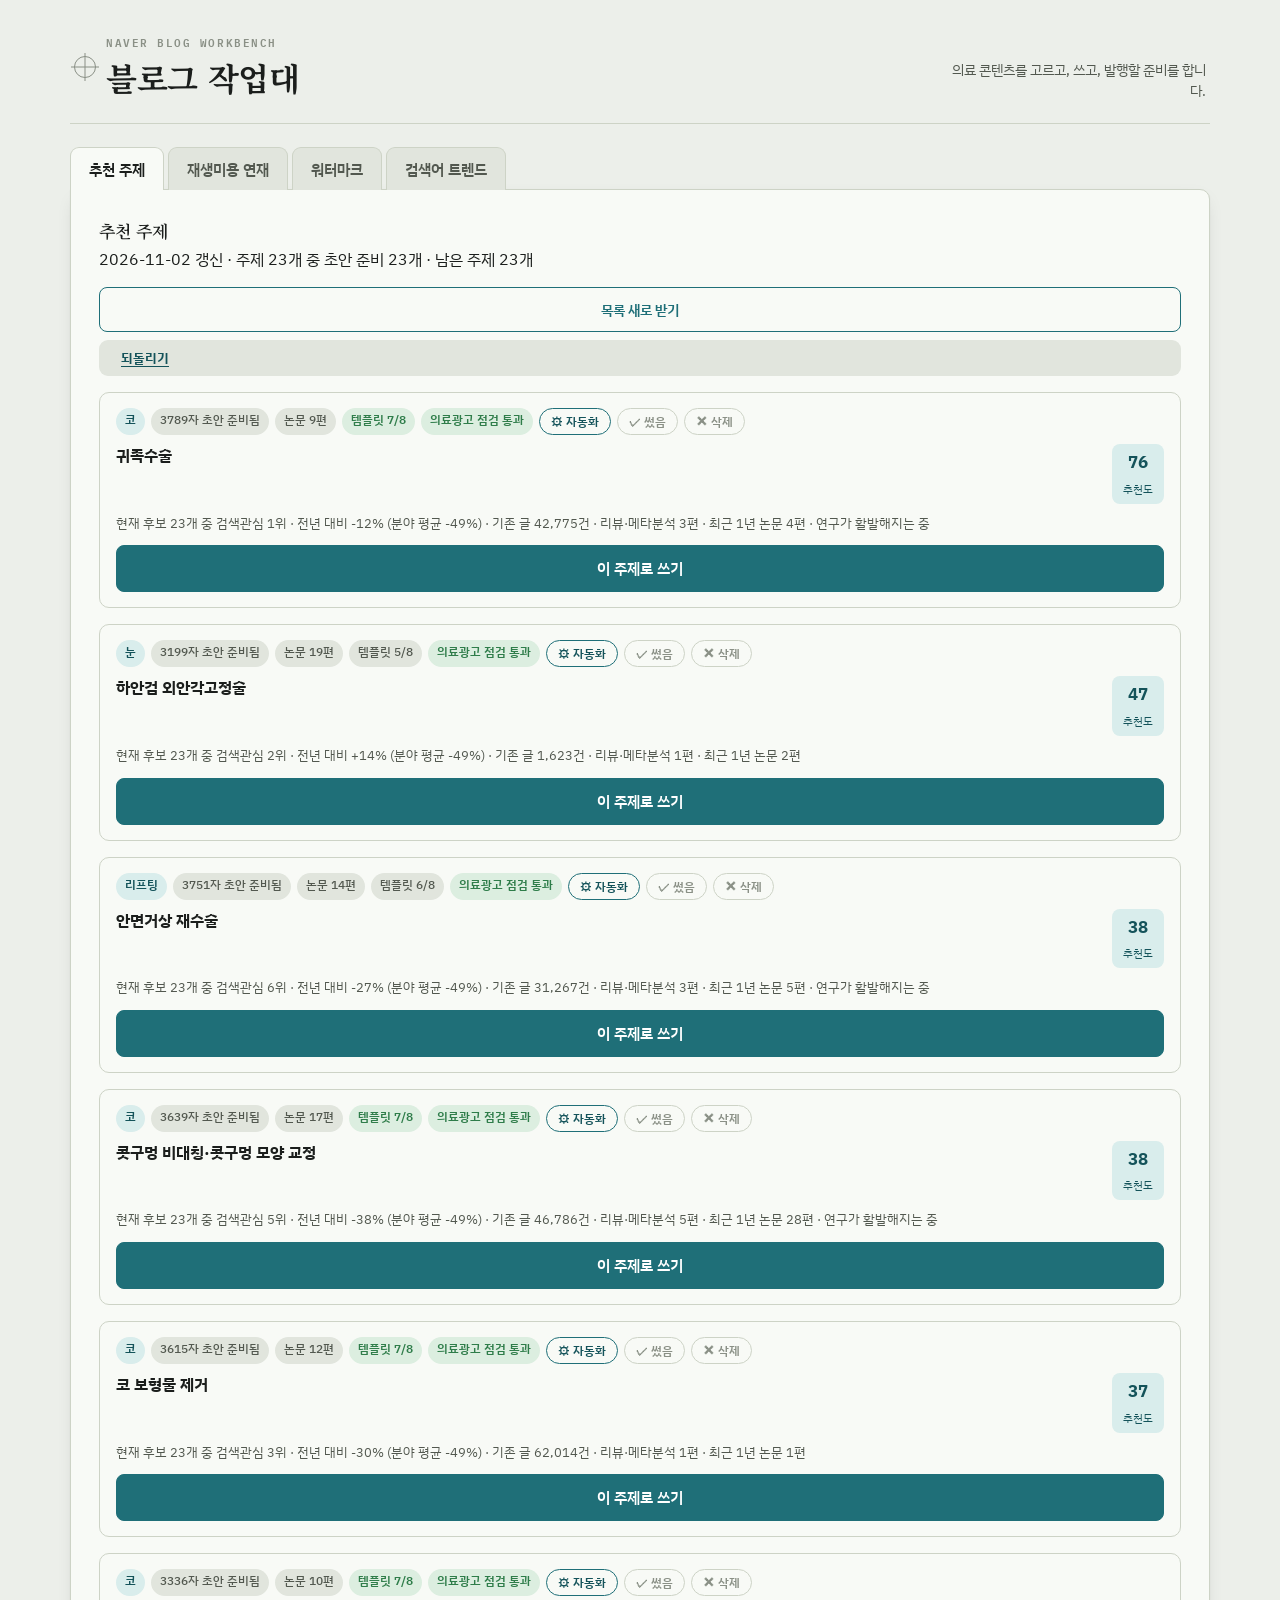
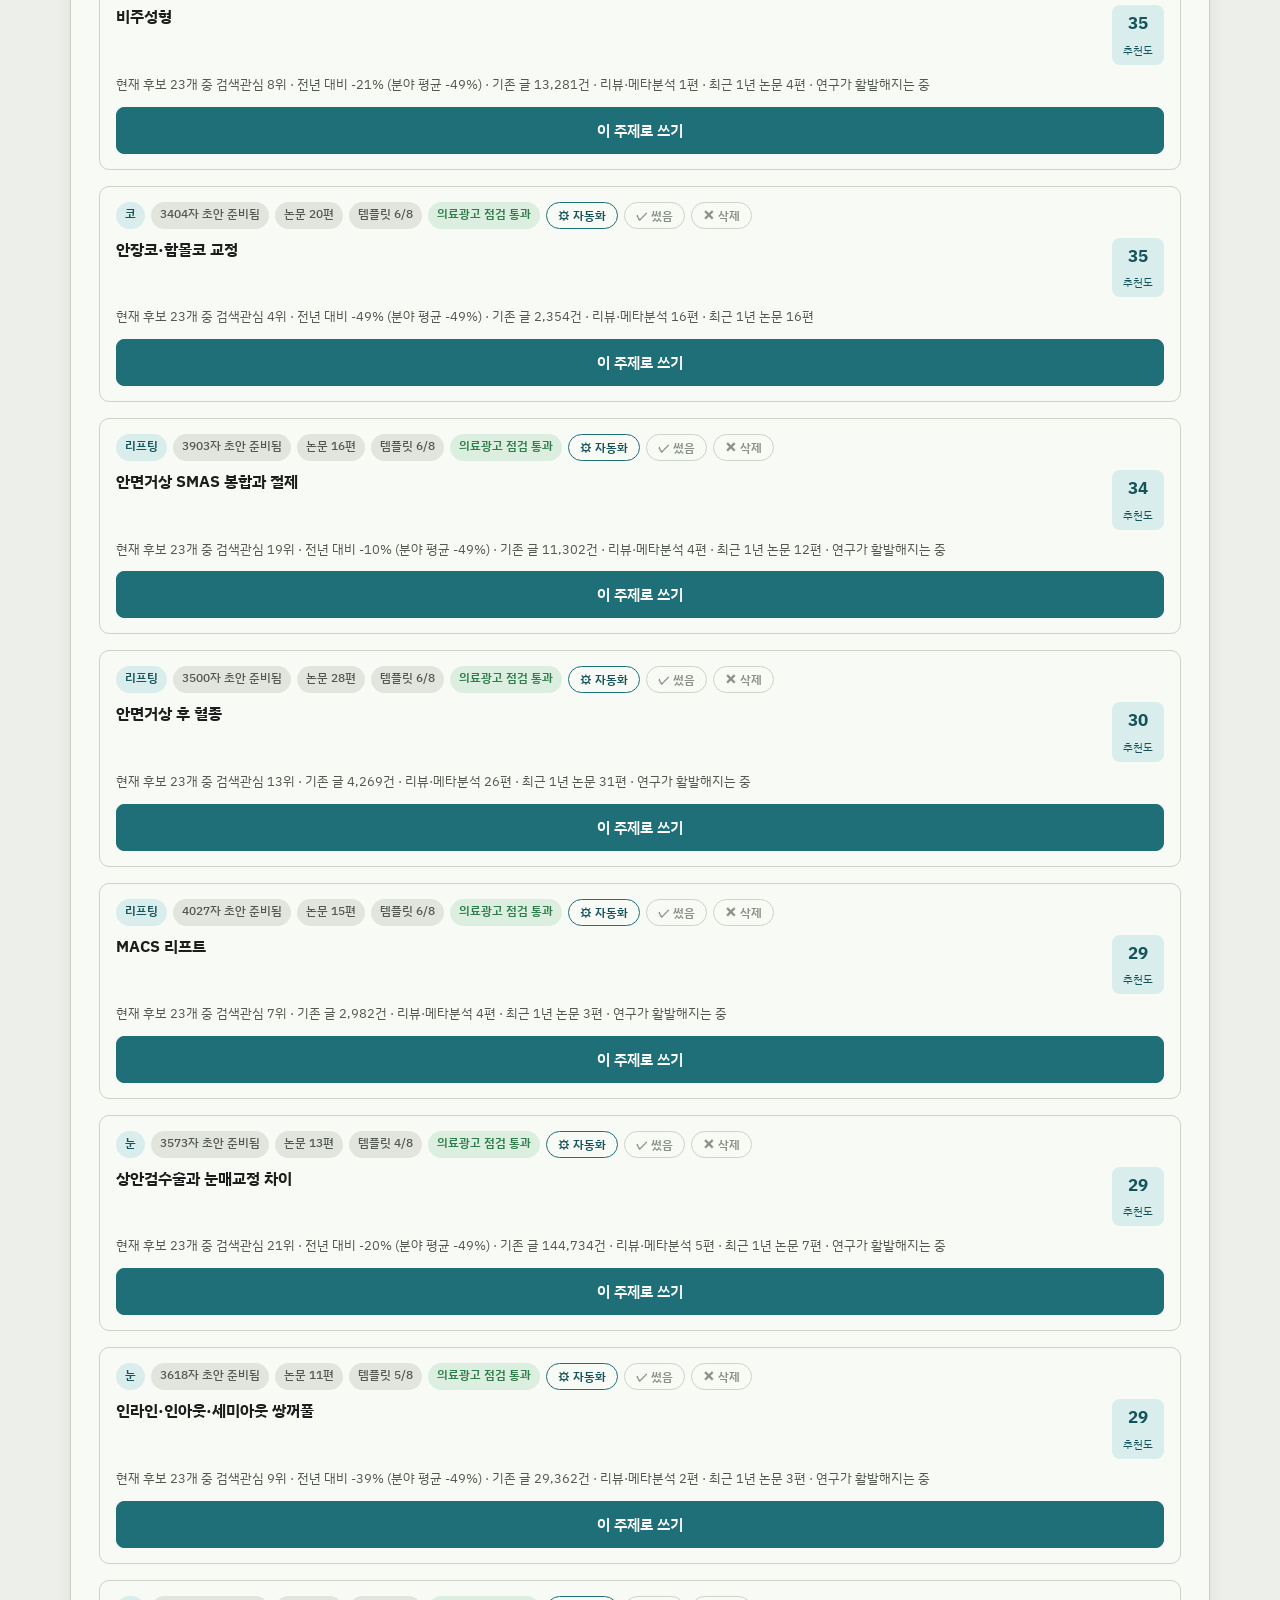
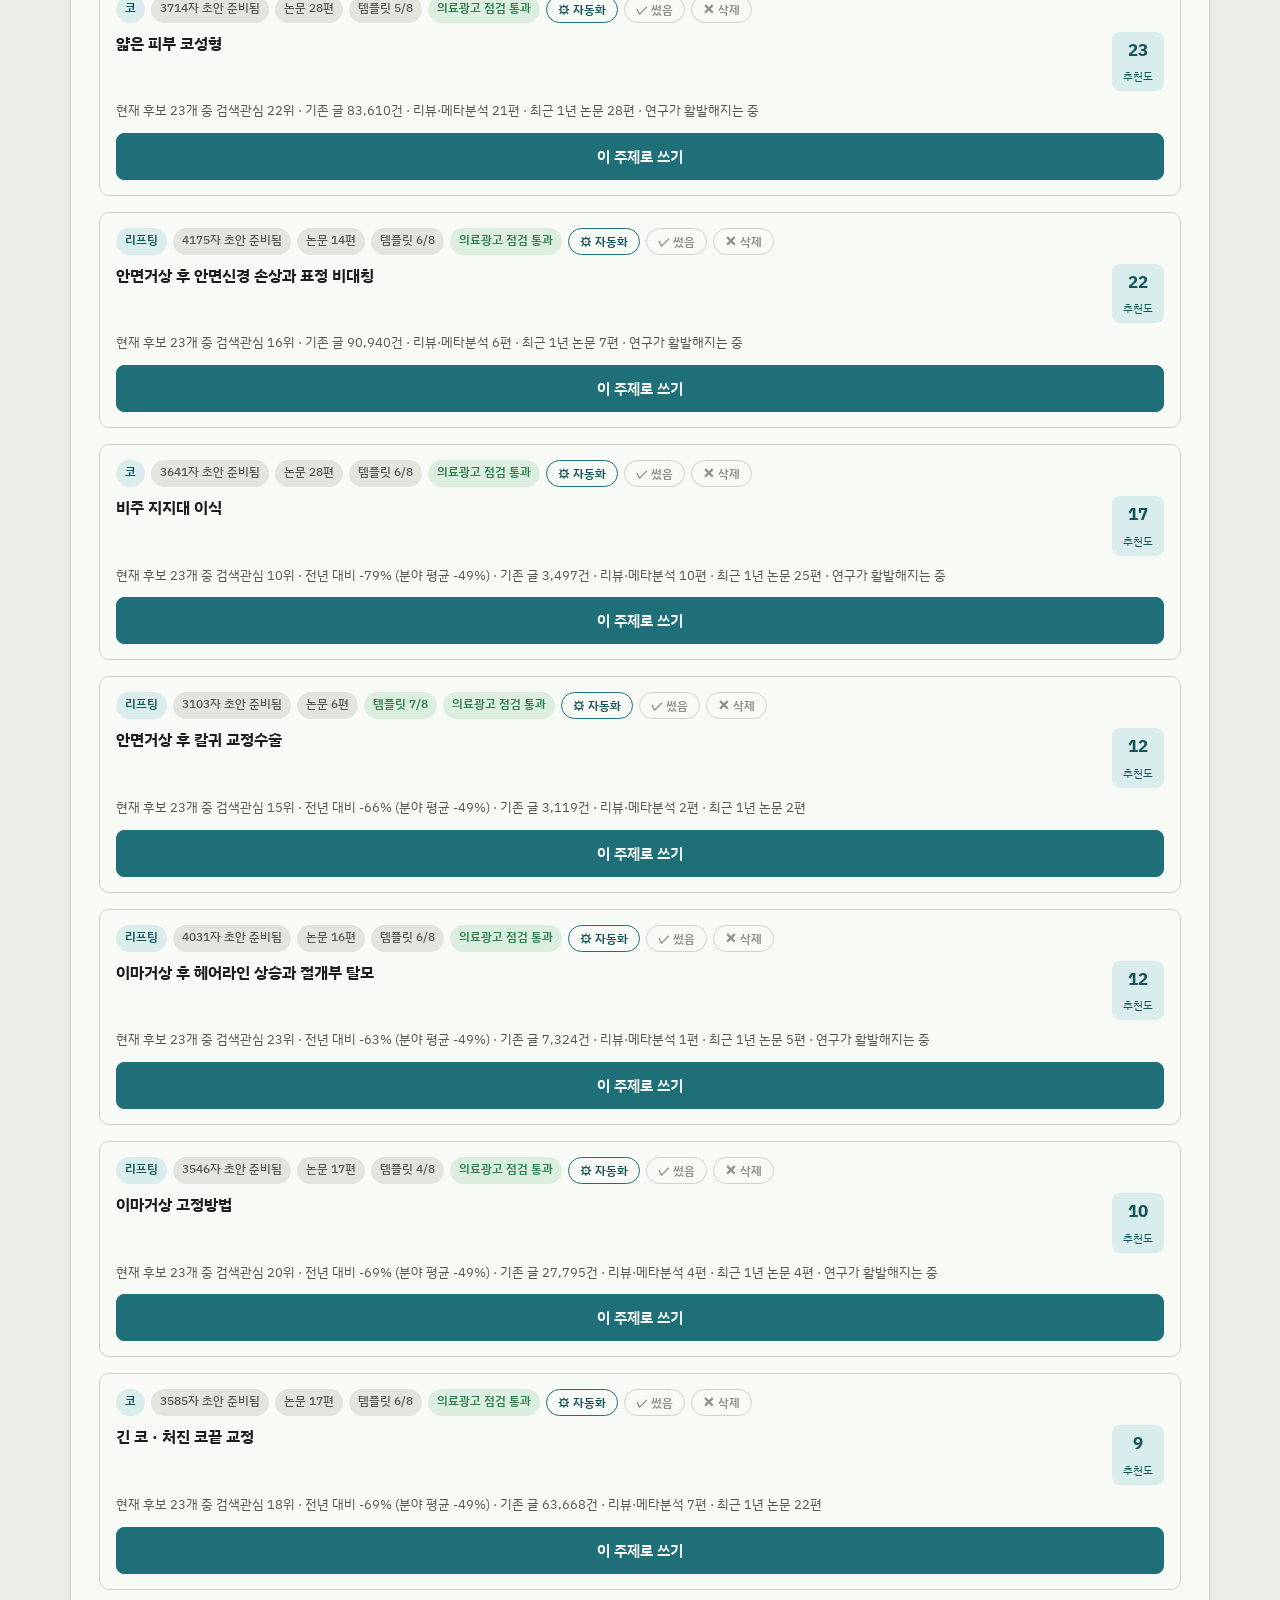
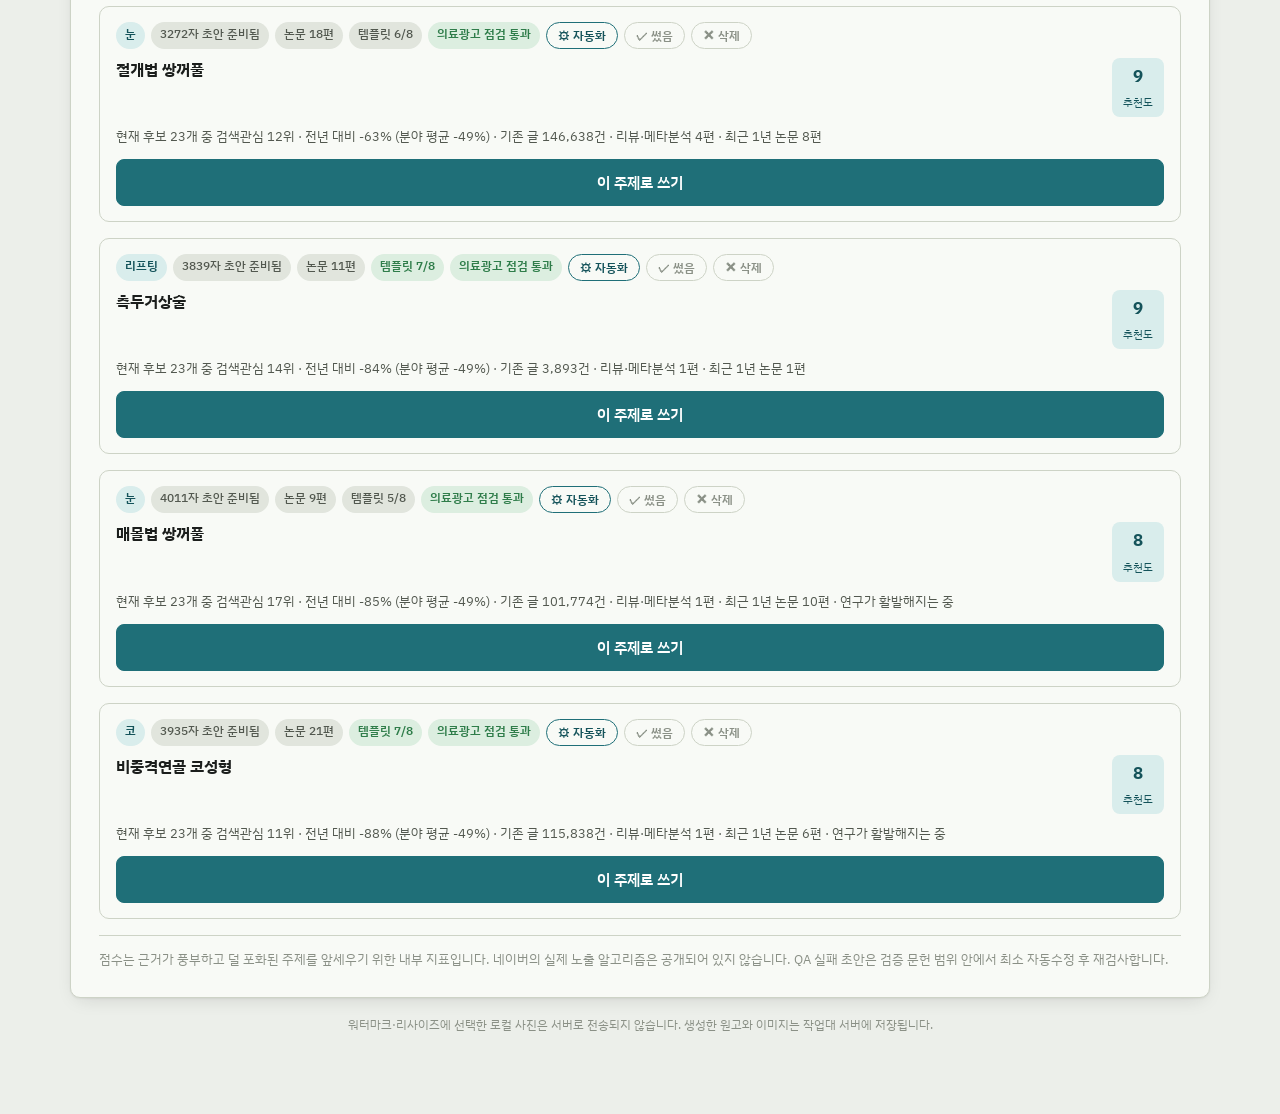
<file: index.html>
<!doctype html>
<html lang="ko">
<head>
<meta charset="utf-8">
<meta name="viewport" content="width=device-width, initial-scale=1, viewport-fit=cover">
<meta name="theme-color" content="#1F6F78">
<meta name="mobile-web-app-capable" content="yes">
<meta name="apple-mobile-web-app-capable" content="yes">
<meta name="apple-mobile-web-app-status-bar-style" content="black-translucent">
<meta name="apple-mobile-web-app-title" content="블로그 작업대">
<link rel="manifest" href="manifest.webmanifest">
<link rel="icon" href="icon-192.png">
<link rel="apple-touch-icon" href="icon-192.png">
<title>블로그 작업대</title>
</head>
<body>
<link rel="stylesheet" href="https://fonts.googleapis.com/css2?family=Noto+Serif+KR:wght@500;600;700&family=IBM+Plex+Sans+KR:wght@400;500;600;700&family=IBM+Plex+Mono:wght@500;600;700&display=swap">
<style>
  :root{
    --ink:#1B1E1C;
    --ink-soft:#52584F;
    --ink-faint:#8A9086;
    --paper:#ECEFEA;
    --paper-raised:#F8FAF6;
    --paper-sunken:#E1E5DD;
    --line:#CDD3C6;
    --accent:#1F6F78;
    --accent-strong:#14535A;
    --accent-soft:#D9EDEC;
    --good:#2F7D4A;
    --good-soft:#DCEEE0;
    --warn:#B87A1E;
    --warn-soft:#F3E7D2;
    --bad:#B8422E;
    --bad-soft:#F4DFD8;
    --shadow: 0 1px 2px rgba(27,30,28,0.06), 0 6px 20px -8px rgba(27,30,28,0.18);
    --radius: 10px;
  }
  @media (prefers-color-scheme: dark){
    :root:not([data-theme="light"]){
      --ink:#E9ECE6;
      --ink-soft:#A8AFA1;
      --ink-faint:#6E7468;
      --paper:#141713;
      --paper-raised:#1B1F1A;
      --paper-sunken:#10130F;
      --line:#33382F;
      --accent:#4FB8BE;
      --accent-strong:#7DD3D8;
      --accent-soft:#1E3A3A;
      --good:#5CB980;
      --good-soft:#1E332A;
      --warn:#E0A94A;
      --warn-soft:#3A2E1A;
      --bad:#E27860;
      --bad-soft:#3A241F;
      --shadow: 0 1px 2px rgba(0,0,0,0.3), 0 8px 24px -8px rgba(0,0,0,0.5);
    }
  }
  :root[data-theme="dark"]{
    --ink:#E9ECE6;
    --ink-soft:#A8AFA1;
    --ink-faint:#6E7468;
    --paper:#141713;
    --paper-raised:#1B1F1A;
    --paper-sunken:#10130F;
    --line:#33382F;
    --accent:#4FB8BE;
    --accent-strong:#7DD3D8;
    --accent-soft:#1E3A3A;
    --good:#5CB980;
    --good-soft:#1E332A;
    --warn:#E0A94A;
    --warn-soft:#3A2E1A;
    --bad:#E27860;
    --bad-soft:#3A241F;
    --shadow: 0 1px 2px rgba(0,0,0,0.3), 0 8px 24px -8px rgba(0,0,0,0.5);
  }

  *{box-sizing:border-box;}
  html,body{margin:0;padding:0;}
  body{
    background:var(--paper);
    color:var(--ink);
    font-family:"IBM Plex Sans KR","Apple SD Gothic Neo","Malgun Gothic",sans-serif;
    line-height:1.5;
    -webkit-font-smoothing:antialiased;
  }
  ::selection{ background:var(--accent-soft); color:var(--accent-strong); }

  .app{ max-width:1180px; margin:0 auto; padding:28px 20px 80px; }

  /* ---------- masthead ---------- */
  .masthead{
    display:flex; align-items:flex-end; justify-content:space-between; gap:16px;
    padding:6px 4px 22px;
    border-bottom:1px solid var(--line);
    margin-bottom:22px;
    flex-wrap:wrap;
  }
  .masthead-mark{
    display:flex; align-items:center; gap:10px;
  }
  .reg-mark{
    width:22px; height:22px; flex:none; position:relative;
    border:1px solid var(--ink-faint); border-radius:50%;
  }
  .reg-mark::before,.reg-mark::after{
    content:""; position:absolute; background:var(--ink-faint);
  }
  .reg-mark::before{ left:50%; top:-4px; bottom:-4px; width:1px; transform:translateX(-50%);}
  .reg-mark::after{ top:50%; left:-4px; right:-4px; height:1px; transform:translateY(-50%);}
  .kicker{
    font-family:"IBM Plex Mono",monospace; font-size:11px; letter-spacing:.14em;
    text-transform:uppercase; color:var(--ink-faint); font-weight:600;
  }
  h1{
    font-family:"Noto Serif KR",serif; font-weight:700;
    font-size:clamp(24px,3.4vw,32px); margin:2px 0 0; text-wrap:balance;
    letter-spacing:-.01em;
  }
  .tagline{
    margin:0; color:var(--ink-soft); font-size:14px; max-width:32ch; text-align:right;
  }

  /* ---------- tabs ---------- */
  /* Four tabs overflow a phone, so the strip scrolls sideways rather than
     wrapping — that keeps `main`'s top-left square corner meeting the row. */
  .tabs{
    display:flex; gap:4px; margin-bottom:0; overflow-x:auto;
    scrollbar-width:none; -ms-overflow-style:none;
  }
  .tabs::-webkit-scrollbar{ display:none; }
  .tab{
    font-family:"IBM Plex Sans KR",sans-serif; font-weight:600; font-size:14.5px;
    padding:11px 18px; border:1px solid var(--line); border-bottom:none;
    border-radius:9px 9px 0 0; background:var(--paper-sunken); color:var(--ink-soft);
    cursor:pointer; position:relative; top:1px; flex:none; white-space:nowrap;
  }
  @media (max-width:560px){ .tab{ padding:10px 13px; font-size:13.5px; } }
  .tab.active{
    background:var(--paper-raised); color:var(--ink); border-color:var(--line);
  }
  .tab:not(.active):hover{ color:var(--ink); background:var(--paper); }
  .tab:focus-visible{ outline:2px solid var(--accent); outline-offset:2px; }

  main{
    background:var(--paper-raised); border:1px solid var(--line); border-radius:0 10px 10px 10px;
    box-shadow:var(--shadow); padding:28px; margin-top:-1px;
  }
  .panel{ display:none; }
  .panel.active{ display:block; }

  /* ---------- generic building blocks ---------- */
  .grid2{ display:grid; grid-template-columns: 1fr 1fr; gap:26px; align-items:start; }
  @media (max-width:860px){ .grid2{ grid-template-columns:1fr; } }

  .field{ margin-bottom:18px; }
  .field label{
    display:flex; justify-content:space-between; align-items:baseline; gap:8px;
    font-size:13px; font-weight:600; color:var(--ink-soft); margin-bottom:6px;
  }
  .field label .count{
    font-family:"IBM Plex Mono",monospace; font-size:11.5px; color:var(--ink-faint);
    font-variant-numeric:tabular-nums; font-weight:500;
  }
  .field .hint{ font-size:12px; color:var(--ink-faint); margin-top:5px; }
  /* Deliberately plain: only standard properties, nothing that could stop a
     mobile browser handing taps and keystrokes to the control. 16px avoids
     Android/iOS zoom-on-focus. */
  input[type="text"], textarea, select{
    width:100%; font-family:inherit; font-size:16px; color:var(--ink);
    background:var(--paper-sunken); border:1px solid var(--line); border-radius:8px;
    padding:12px; resize:vertical;
  }
  input[type="text"]:focus, textarea:focus, select:focus{
    outline:none; border-color:var(--accent); box-shadow:0 0 0 3px var(--accent-soft);
  }
  textarea{ min-height:170px; line-height:1.6; }
  .paste-row{ display:flex; gap:8px; margin-bottom:8px; }
  .paste-row .btn{ flex:1; padding:13px 10px; font-size:14.5px; }

  h2.section-title{
    font-family:"Noto Serif KR",serif; font-size:17px; font-weight:600; margin:0 0 16px;
  }

  /* ---------- SEO score dial ---------- */
  .score-wrap{ display:flex; align-items:center; gap:18px; margin-bottom:20px; }
  .score-dial{ position:relative; width:104px; height:104px; flex:none; }
  .score-dial svg{ transform:rotate(-90deg); }
  .score-num{
    position:absolute; inset:0; display:flex; align-items:center; justify-content:center;
    flex-direction:column;
  }
  .score-num strong{
    font-family:"IBM Plex Mono",monospace; font-size:28px; font-variant-numeric:tabular-nums;
    line-height:1;
  }
  .score-num span{ font-size:9.5px; color:var(--ink-faint); letter-spacing:.06em; margin-top:2px;}
  .score-label-block{ }
  .score-tier{ font-family:"Noto Serif KR",serif; font-weight:600; font-size:16px; margin:0 0 3px;}
  .score-sub{ font-size:12.5px; color:var(--ink-soft); margin:0; max-width:34ch; }

  .checks{ display:flex; flex-direction:column; gap:10px; }
  .check-row{
    border:1px solid var(--line); border-radius:8px; padding:10px 12px; background:var(--paper);
  }
  .check-head{ display:flex; align-items:center; gap:8px; }
  .dot{ width:8px; height:8px; border-radius:50%; flex:none; }
  .dot.good{ background:var(--good); }
  .dot.warn{ background:var(--warn); }
  .dot.bad{ background:var(--bad); }
  .dot.neutral{ background:var(--ink-faint); }
  .check-title{ font-size:13.5px; font-weight:600; flex:1; }
  .check-detail{ font-size:12.5px; color:var(--ink-soft); margin:6px 0 0; line-height:1.55; }
  .meter{
    position:relative; height:6px; border-radius:4px; background:var(--paper-sunken);
    margin-top:8px; overflow:hidden;
  }
  .meter .zone{ position:absolute; top:0; bottom:0; background:var(--good-soft); }
  .meter .fill{ position:absolute; top:0; bottom:0; left:0; border-radius:4px; transition:width .2s ease; }
  .meter .fill.good{ background:var(--good); }
  .meter .fill.warn{ background:var(--warn); }
  .meter .fill.bad{ background:var(--bad); }

  /* ---------- watermark tool ---------- */
  .dropzone{
    display:block; border:1.5px dashed var(--line); border-radius:10px; padding:22px; text-align:center;
    cursor:pointer; background:var(--paper); transition:border-color .15s, background .15s;
  }
  .dropzone.drag{ border-color:var(--accent); background:var(--accent-soft); }
  .dropzone p{ margin:6px 0 0; font-size:13px; color:var(--ink-soft); }
  .dropzone strong{ font-family:"Noto Serif KR",serif; font-size:14.5px; }
  .dropzone:focus-visible{ outline:2px solid var(--accent); outline-offset:2px; }
  .native-file-fallback{
    display:block; width:100%; margin-top:8px; font-size:12.5px; color:var(--ink-soft);
    font-family:inherit;
  }

  .thumbstrip{ display:flex; flex-wrap:wrap; gap:8px; margin-top:12px; }
  .thumb{
    position:relative; width:64px; height:64px; border-radius:7px; overflow:hidden;
    border:2px solid var(--line); cursor:pointer; background:var(--paper-sunken);
  }
  .thumb.selected{ border-color:var(--accent); }
  .thumb img{ width:100%; height:100%; object-fit:cover; display:block; }
  .thumb .rm{
    position:absolute; top:2px; right:2px; width:16px; height:16px; border-radius:50%;
    background:rgba(0,0,0,.55); color:#fff; border:none; font-size:10px; line-height:16px;
    padding:0; cursor:pointer;
  }

  .seg{ display:flex; border:1px solid var(--line); border-radius:8px; overflow:hidden; }
  .seg button{
    flex:1; padding:9px 10px; font-size:13px; font-weight:600; font-family:inherit;
    background:var(--paper-sunken); color:var(--ink-soft); border:none; cursor:pointer;
    border-right:1px solid var(--line);
  }
  .seg button:last-child{ border-right:none; }
  .seg button.active{ background:var(--accent); color:#fff; }

  .posgrid{
    display:grid; grid-template-columns:repeat(3,1fr); gap:5px; width:132px;
  }
  .posgrid button{
    width:40px; height:40px; border:1px solid var(--line); background:var(--paper-sunken);
    border-radius:6px; cursor:pointer; position:relative;
  }
  .posgrid button::after{
    content:""; position:absolute; width:7px; height:7px; border-radius:50%;
    background:var(--ink-faint); top:50%; left:50%; transform:translate(-50%,-50%);
  }
  .posgrid button.active{ background:var(--accent-soft); border-color:var(--accent); }
  .posgrid button.active::after{ background:var(--accent); }

  .slider-row{ display:flex; align-items:center; gap:10px; }
  .slider-row input[type=range]{ flex:1; accent-color:var(--accent); }
  .slider-row .val{
    font-family:"IBM Plex Mono",monospace; font-size:12px; width:44px; text-align:right;
    color:var(--ink-soft); font-variant-numeric:tabular-nums;
  }
  .row2{ display:grid; grid-template-columns:1fr 1fr; gap:12px; }
  .swatch-row{ display:flex; align-items:center; gap:10px; }
  input[type=color]{
    width:38px; height:32px; padding:0; border:1px solid var(--line); border-radius:6px;
    background:none; cursor:pointer;
  }

  .preview-frame{
    border:1px solid var(--line); border-radius:10px; overflow:hidden; background:
      repeating-conic-gradient(var(--paper-sunken) 0% 25%, var(--paper) 0% 50%) 0 0/16px 16px;
    display:flex; align-items:center; justify-content:center; min-height:220px;
  }
  .preview-frame canvas{ max-width:100%; display:block; }
  .preview-empty{ color:var(--ink-faint); font-size:13px; padding:60px 20px; text-align:center; }

  .btn{
    font-family:inherit; font-weight:600; font-size:13.5px; padding:10px 18px;
    border-radius:8px; border:1px solid var(--accent); background:var(--accent); color:#fff;
    cursor:pointer;
  }
  .btn:hover{ background:var(--accent-strong); border-color:var(--accent-strong); }
  .btn.ghost{ background:transparent; color:var(--accent); }
  .btn.ghost:hover{ background:var(--accent-soft); }
  .btn:disabled{ opacity:.45; cursor:not-allowed; background:var(--ink-faint); border-color:var(--ink-faint); }
  .btn-row{ display:flex; gap:10px; margin-top:14px; flex-wrap:wrap; }

  /* 표 만들기. 칸은 눌러서 고칠 수 있고(붙여 넣기 전에 숫자 하나 고치려고 다시
     만드는 건 낭비다), 복사는 화면이 아니라 이 칸들에서 바로 읽어 간다. */
  .tbl-title{ font-weight:700; font-size:15px; margin:18px 0 8px; }
  .tbl-wrap{ overflow-x:auto; border:1px solid var(--line); border-radius:var(--radius); background:var(--paper-raised); }
  .tbl-grid{ border-collapse:collapse; width:100%; font-size:13px; }
  .tbl-grid th, .tbl-grid td{
    border:1px solid var(--line); padding:8px 10px; text-align:left;
    min-width:84px; vertical-align:top; line-height:1.5;
  }
  .tbl-grid th{ background:var(--paper-sunken); font-weight:600; }
  .tbl-grid [contenteditable]:focus{ outline:2px solid var(--accent); outline-offset:-2px; }
  .tbl-grid td.copied, .tbl-grid th.copied{ background:var(--good-soft); }
  .tbl-caption{ font-size:12px; color:var(--ink-faint); margin:8px 0 0; }
  .tbl-warn{
    margin-top:12px; padding:10px 12px; border-radius:8px;
    background:var(--warn-soft); color:var(--ink); font-size:12.5px; line-height:1.6;
  }
  .tbl-how{ margin-top:22px; font-size:12.5px; color:var(--ink-soft); }
  .tbl-how summary{ cursor:pointer; font-weight:600; color:var(--accent); }
  .tbl-how ol{ margin:10px 0 0; padding-left:20px; line-height:1.8; }

  .status-line{
    font-family:"IBM Plex Mono",monospace; font-size:12px; color:var(--ink-soft);
    margin-top:10px; min-height:16px;
  }

  .card{
    border:1px solid var(--line); border-radius:10px; padding:18px; background:var(--paper);
    margin-bottom:16px;
  }
  .template-steps{ display:grid; gap:10px; margin:14px 0; }
  .template-step{ display:flex; gap:10px; align-items:flex-start; padding:12px 14px; background:var(--paper-sunken); border-radius:10px; }
  .template-step b{ flex:0 0 24px; width:24px; height:24px; border-radius:50%; display:grid; place-items:center; background:var(--ink); color:var(--paper); font-size:12px; }
  .template-step span{ line-height:1.55; }
  .template-output{ min-height:300px; font-family:'IBM Plex Mono',monospace; font-size:12px; line-height:1.65; }
  .template-checks{ display:grid; gap:8px; margin-top:12px; }
  .template-check{ display:flex; gap:8px; align-items:flex-start; font-size:13px; line-height:1.45; }
  .template-check::before{ content:'✓'; color:var(--good); font-weight:800; }

  footer.note{
    margin-top:18px; font-size:12px; color:var(--ink-faint); text-align:center;
  }

  /* ---------- pre-publish check ---------- */
  .manual-list{ display:flex; flex-direction:column; gap:2px; }
  .manual-item{
    display:flex; align-items:flex-start; gap:10px; padding:10px 12px;
    border:1px solid var(--line); border-radius:8px; background:var(--paper);
    cursor:pointer; margin-bottom:6px;
  }
  .manual-item input{ margin:2px 0 0; width:17px; height:17px; accent-color:var(--accent); flex:none; }
  .manual-item span{ font-size:13.5px; line-height:1.5; }
  .manual-item.done span{ color:var(--ink-faint); text-decoration:line-through; }

  .tagbox{
    border:1px solid var(--line); border-radius:10px; background:var(--paper);
    padding:12px; min-height:120px; display:flex; flex-wrap:wrap; gap:7px; align-content:flex-start;
  }
  .tag{
    font-size:13px; font-weight:600; padding:7px 12px; border-radius:99px;
    border:1px solid var(--accent); background:var(--accent); color:#fff;
    cursor:pointer; font-family:inherit;
  }
  .tag.off{ background:transparent; color:var(--ink-faint); border-color:var(--line); }

  /* ---------- resize tool ---------- */
  .summary-row{ display:flex; align-items:center; gap:12px; flex-wrap:wrap; }
  .sum-label{ display:block; font-size:11px; color:var(--ink-faint); letter-spacing:.04em; }
  .summary-row strong{
    font-family:"IBM Plex Mono",monospace; font-size:17px; font-variant-numeric:tabular-nums;
  }
  .sum-arrow{ color:var(--ink-faint); font-size:16px; }
  .sum-save{
    margin-left:auto; font-weight:700; font-size:14px; color:var(--good);
    background:var(--good-soft); padding:5px 11px; border-radius:99px;
  }
  .rz-item{
    display:flex; align-items:center; gap:11px; padding:9px 11px; margin-bottom:7px;
    border:1px solid var(--line); border-radius:9px; background:var(--paper);
  }
  .rz-item img{
    width:46px; height:46px; object-fit:cover; border-radius:6px; flex:none;
    background:var(--paper-sunken);
  }
  .rz-meta{ flex:1; min-width:0; }
  .rz-name{
    font-size:12.5px; font-weight:600; white-space:nowrap; overflow:hidden;
    text-overflow:ellipsis;
  }
  .rz-size{
    font-family:"IBM Plex Mono",monospace; font-size:11.5px; color:var(--ink-soft);
    font-variant-numeric:tabular-nums; margin-top:3px;
  }
  .rz-cut{ font-weight:700; font-size:12.5px; color:var(--good); flex:none; }
  .rz-cut.none{ color:var(--ink-faint); }
  .rz-item .btn{ padding:7px 11px; font-size:12px; flex:none; }

  /* ---------------- draft inbox ---------------- */
  .inbox-head{
    display:flex; align-items:flex-start; justify-content:space-between;
    gap:12px; margin-bottom:16px;
  }
  .inbox-head .btn{ flex:none; padding:9px 14px; font-size:13px; }
  .draft-card{
    border:1px solid var(--line); border-radius:var(--radius);
    background:var(--paper-raised); margin-bottom:16px; overflow:hidden;
  }
  .draft-top{ padding:15px 16px 14px; }
  .draft-badges{ display:flex; flex-wrap:wrap; gap:6px; margin-bottom:9px; }
  .badge{
    font-size:11.5px; font-weight:600; padding:3px 9px; border-radius:999px;
    background:var(--accent-soft); color:var(--accent-strong); white-space:nowrap;
  }
  .badge.meta{ background:var(--paper-sunken); color:var(--ink-soft); font-weight:500; }
  .badge.warn{ background:var(--warn-soft); color:var(--warn); }
  .badge.good{ background:var(--good-soft); color:var(--good); }
  .draft-subject{ font-size:15px; font-weight:700; margin:0 0 12px; line-height:1.4; }

  .title-pick{ display:flex; flex-direction:column; gap:7px; margin-bottom:13px; }
  .title-opt{
    display:flex; align-items:flex-start; gap:9px; padding:10px 12px; cursor:pointer;
    border:1px solid var(--line); border-radius:8px; background:var(--paper);
    font-size:14px; line-height:1.45;
  }
  .title-opt input{ margin:3px 0 0; flex:none; accent-color:var(--accent); }
  .title-opt.sel{ border-color:var(--accent); background:var(--accent-soft); }

  .draft-actions{ display:flex; gap:8px; flex-wrap:wrap; }
  .draft-actions .btn{ flex:1 1 140px; padding:12px 10px; font-size:14px; }
  .draft-actions .manual-image-btn{ flex-basis:100%; }

  .regen-controls{ display:flex; align-items:center; gap:12px; flex-wrap:wrap; margin-bottom:16px; }
  .regen-controls .hint{ margin:0; }
  .regen-list{ display:grid; gap:10px; }
  .regen-card{ border:1px solid var(--line); border-radius:10px; padding:14px 16px; background:var(--paper); }
  .regen-row{ display:flex; align-items:flex-start; gap:12px; justify-content:space-between; flex-wrap:wrap; }
  .regen-title{ margin:0; font-size:15px; font-weight:700; line-height:1.5; }
  .regen-num{ color:var(--accent-strong); font-family:"IBM Plex Mono",monospace; margin-right:7px; }
  .regen-actions{ display:flex; align-items:center; flex-wrap:wrap; gap:7px; }
  .regen-actions .btn{ padding:7px 10px; font-size:12px; }
  .regen-actions select{ background:var(--paper-raised); color:var(--ink); border:1px solid var(--line); border-radius:6px; padding:7px; font:inherit; font-size:12px; }
  .regen-detail{ margin-top:14px; border-top:1px solid var(--line); padding-top:14px; }
  .regen-detail-title{ font-size:17px; font-weight:700; margin:0 0 12px; }
  .regen-body{ white-space:pre-wrap; line-height:1.8; font-size:14px; overflow-wrap:anywhere; }
  .regen-files{ display:grid; grid-template-columns:repeat(auto-fit,minmax(180px,1fr)); gap:12px; margin-top:16px; }
  .regen-file{ border:1px solid var(--line); border-radius:8px; padding:10px; background:var(--paper-raised); }
  .regen-file img{ display:block; width:100%; aspect-ratio:4/3; object-fit:contain; background:var(--paper-sunken); border-radius:5px; }
  .regen-file p{ font-size:12px; line-height:1.5; }
  .regen-error{ color:var(--warn); }

  .draft-body{
    border-top:1px solid var(--line); padding:14px 16px; background:var(--paper);
    font-size:14.5px; line-height:1.75; white-space:pre-wrap; word-break:break-word;
    max-height:260px; overflow:auto;
  }
  .draft-body.open{ max-height:none; }
  .draft-body h4{
    margin:16px 0; font-size:14.5px; font-weight:400; color:var(--ink);
  }
  .draft-body h4:first-child{ margin-top:0; }
  /* 상담 질문 코너의 Q 줄. 본문은 pre-wrap 이라 블록 요소를 끼우면 줄간격이
     흐트러지므로, 줄바꿈을 건드리지 않는 인라인 요소로만 강조한다. */
  .draft-body .faq-q{ color:var(--ink); font-weight:400; }
  .draft-more{
    width:100%; border:none; border-top:1px solid var(--line); background:var(--paper-sunken);
    color:var(--ink-soft); font-family:inherit; font-size:13px; font-weight:600;
    padding:10px; cursor:pointer;
  }
  .draft-sec{ border-top:1px solid var(--line); padding:13px 16px; }
  .draft-sec h4{ margin:0 0 8px; font-size:12.5px; font-weight:700;
                 letter-spacing:.04em; text-transform:uppercase; color:var(--ink-faint); }
  .draft-sec ul{ margin:0; padding-left:17px; font-size:13.5px; line-height:1.7;
                 color:var(--ink-soft); }
  .draft-sec ul li{ margin-bottom:3px; }
  .draft-tags{ display:flex; flex-wrap:wrap; gap:6px; }
  .draft-tags span{
    font-size:12.5px; padding:4px 10px; border-radius:999px;
    background:var(--paper-sunken); color:var(--ink-soft);
  }

  /* topic-first: the card is a subject you choose, and the draft is what
     unfolds underneath it once you do. */
  .topic-card{ cursor:pointer; }
  .topic-card.open{ cursor:default; border-color:var(--accent); }
  .topic-head{ padding:15px 16px; }
  .topic-row{ display:flex; align-items:flex-start; gap:12px; }
  .topic-name{ flex:1; font-size:16px; font-weight:700; line-height:1.4; margin:0; }
  .topic-score{
    flex:none; text-align:center; min-width:52px; padding:5px 8px; border-radius:8px;
    background:var(--accent-soft); color:var(--accent-strong);
  }
  .topic-score b{ display:block; font-size:17px; font-variant-numeric:tabular-nums; }
  .topic-score span{ font-size:10.5px; letter-spacing:.03em; }
  .topic-why{
    margin:9px 0 0; font-size:13px; line-height:1.6; color:var(--ink-soft);
  }
  .topic-open{
    margin-top:12px; width:100%; padding:12px; font-size:14.5px;
  }
  .inbox-actions{ display:flex; gap:8px; margin:4px 0 18px; }
  .inbox-actions .btn{ flex:1; padding:12px 10px; font-size:14px; }
  .inbox-note{
    font-size:12.5px; line-height:1.65; color:var(--ink-faint);
    margin:16px 0 0; padding-top:13px; border-top:1px solid var(--line);
  }
  /* ---------------- watermark presets ---------------- */
  .preset-bar{
    border:1px solid var(--line); border-radius:var(--radius);
    background:var(--paper-raised); padding:13px 14px; margin-bottom:18px;
  }
  .preset-head{
    display:flex; align-items:center; justify-content:space-between;
    gap:10px; margin-bottom:10px;
  }
  .preset-title{ font-size:14px; font-weight:700; }
  .preset-head .btn{ flex:none; padding:8px 13px; font-size:13px; }
  .preset-chips{ display:flex; flex-wrap:wrap; gap:7px; }
  .preset-chip{
    display:inline-flex; align-items:center; gap:0; padding:0; overflow:hidden;
    border:1px solid var(--line); border-radius:999px; background:var(--paper);
  }
  .preset-chip.active{ border-color:var(--accent); background:var(--accent-soft); }
  .preset-chip .use{
    border:none; background:none; cursor:pointer; font-family:inherit;
    font-size:13px; font-weight:600; color:var(--ink); padding:7px 4px 7px 13px;
    max-width:150px; overflow:hidden; text-overflow:ellipsis; white-space:nowrap;
  }
  .preset-chip.active .use{ color:var(--accent-strong); }
  .preset-chip .del{
    border:none; background:none; cursor:pointer; color:var(--ink-faint);
    font-size:14px; line-height:1; padding:7px 11px 7px 6px;
  }
  .preset-chip .del:hover{ color:var(--bad); }
  .preset-empty{ font-size:13px; color:var(--ink-faint); line-height:1.6; }

  /* ---------------- search trend ---------------- */
  .seg{
    display:flex; gap:0; margin:4px 0 10px; border:1px solid var(--line);
    border-radius:9px; overflow:hidden; background:var(--paper-raised);
  }
  .seg-btn{
    flex:1; padding:11px 6px; border:none; background:none; cursor:pointer;
    font-family:inherit; font-size:13px; font-weight:600; color:var(--ink-soft);
    border-right:1px solid var(--line); white-space:nowrap;
  }
  .seg-btn:last-child{ border-right:none; }
  .seg-btn.active{ background:var(--accent); color:#fff; }

  .trend-cat{ margin-bottom:24px; }
  .trend-cat h3{
    margin:0 0 3px; font-size:15px; font-weight:700;
  }
  .trend-cat .cat-note{
    margin:0 0 12px; font-size:12.5px; color:var(--ink-faint); line-height:1.5;
  }
  .kw-row{
    display:flex; align-items:center; gap:11px; padding:11px 12px;
    border:1px solid var(--line); border-radius:9px; background:var(--paper-raised);
    margin-bottom:7px;
  }
  .kw-rank{
    flex:none; width:22px; height:22px; border-radius:6px; font-size:12px;
    font-weight:700; display:flex; align-items:center; justify-content:center;
    background:var(--paper-sunken); color:var(--ink-soft);
    font-variant-numeric:tabular-nums;
  }
  .kw-row:nth-child(1) .kw-rank{ background:var(--accent-soft); color:var(--accent-strong); }
  .kw-main{ flex:1; min-width:0; }
  .kw-name{ font-size:14.5px; font-weight:600; margin:0; }
  .kw-name .low{
    font-size:11px; font-weight:500; color:var(--ink-faint); margin-left:5px;
  }
  .kw-spark{ display:block; margin-top:5px; width:100%; height:20px; }
  .kw-delta{
    flex:none; text-align:right; font-size:15px; font-weight:700;
    font-variant-numeric:tabular-nums; min-width:64px;
  }
  .kw-delta.up{ color:var(--good); }
  .kw-delta.down{ color:var(--bad); }
  .kw-delta.flat{ color:var(--ink-faint); }
  .kw-delta small{ display:block; font-size:10.5px; font-weight:500; color:var(--ink-faint); }
  .trend-more{
    width:100%; padding:10px; margin-top:2px; border:1px dashed var(--line);
    border-radius:9px; background:none; color:var(--ink-soft);
    font-family:inherit; font-size:13px; font-weight:600; cursor:pointer;
  }

  /* 썼거나 마음에 들지 않는 주제는 흐리게 두지 않고 목록에서 뺀다. 흐리게만 두면
     화면이 지워야 할 것들로 계속 차오르고, 남은 주제를 세기도 어렵다. */
  .topic-card.leaving{
    opacity:0; transform:translateY(-6px);
    transition:opacity .18s ease, transform .18s ease;
  }
  .auto-btn, .done-btn, .drop-btn{
    background:none; border:1px solid var(--line); border-radius:999px;
    color:var(--ink-faint); font-family:inherit; font-size:12px; font-weight:600;
    padding:4px 11px; cursor:pointer; flex:none;
  }
  .auto-btn{ border-color:var(--accent); color:var(--accent-strong); }
  .auto-btn.running{ background:var(--accent-soft); cursor:wait; }
  .auto-btn.saved{ border-color:var(--good); color:var(--good); }
  .done-btn:hover{ border-color:var(--good); color:var(--good); }
  .drop-btn:hover{ border-color:var(--warn); color:var(--warn); }
  .automation-state{
    display:none; margin:10px 0 0; padding:9px 11px; border-radius:8px;
    background:var(--accent-soft); color:var(--accent-strong);
    font-size:12.5px; line-height:1.55;
  }
  .automation-state.show{ display:block; }
  .automation-state.error{ background:var(--warn-soft); color:var(--warn); }
  .automation-state.saved{ background:var(--good-soft); color:var(--good); }
  .automation-review{ margin-top:12px; padding:12px; border:1px solid var(--line); border-radius:10px; background:var(--paper-sunken); }
  .manual-image-state{ margin:10px 0 0; color:var(--ink-soft); font-size:12.5px; line-height:1.55; }
  .manual-image-state.error{ color:var(--warn); }
  .manual-image-result:empty{ display:none; }
  .automation-review h4{ margin:0 0 5px; font-size:15px; }
  .automation-review-guide{ margin:0 0 12px; color:var(--ink-soft); font-size:12.5px; line-height:1.6; }
  .automation-images{ display:grid; grid-template-columns:repeat(auto-fit,minmax(220px,1fr)); gap:12px; }
  .automation-image{ padding:10px; border:1px solid var(--line); border-radius:9px; background:var(--paper); }
  .automation-image img{ display:block; width:100%; aspect-ratio:1/1; object-fit:contain; border-radius:7px; background:#fff; cursor:zoom-in; }
  .automation-image strong{ display:block; margin:8px 0 3px; font-size:13px; }
  .automation-image p{ margin:0 0 7px; color:var(--ink-soft); font-size:12px; line-height:1.5; }
  .automation-image textarea{ width:100%; min-height:62px; resize:vertical; padding:7px; border:1px solid var(--line); border-radius:7px; font:inherit; font-size:12px; }
  .automation-image-actions{ display:flex; gap:6px; flex-wrap:wrap; margin-top:8px; }
  .automation-image-actions a,.automation-image-actions button,.automation-upload{ border:1px solid var(--line); border-radius:7px; background:var(--paper); color:var(--ink); padding:6px 8px; font:inherit; font-size:12px; font-weight:700; cursor:pointer; text-decoration:none; }
  .automation-use{ display:flex; align-items:center; gap:6px; margin-top:8px; font-size:12px; }
  .automation-save{ width:100%; margin-top:12px; }
  .automation-lightbox{
    position:fixed; inset:0; z-index:10000; display:flex; align-items:center; justify-content:center;
    padding:60px 16px 20px; background:rgba(0,0,0,.9); cursor:zoom-out;
  }
  .automation-lightbox img{
    display:block; max-width:100%; max-height:calc(100dvh - 80px); width:auto; height:auto;
    object-fit:contain; border-radius:9px; background:#fff; cursor:default;
  }
  .automation-lightbox-close{
    position:fixed; top:max(12px,env(safe-area-inset-top)); right:max(14px,env(safe-area-inset-right));
    width:42px; height:42px; border:1px solid rgba(255,255,255,.5); border-radius:999px;
    background:rgba(0,0,0,.55); color:#fff; font:700 27px/1 sans-serif; cursor:pointer;
  }
  body.automation-lightbox-open{ overflow:hidden; }
  .inbox-status{
    display:flex; align-items:center; gap:10px; flex-wrap:wrap;
    margin:-10px 0 16px; padding:9px 12px; border-radius:9px;
    background:var(--paper-sunken); color:var(--ink-soft); font-size:13px;
  }
  .link-btn{
    background:none; border:none; padding:0; cursor:pointer; flex:none;
    color:var(--accent-strong); font-family:inherit; font-size:13px; font-weight:700;
    text-decoration:underline; text-underline-offset:3px;
  }
  .ad-hit{
    font-size:13px; line-height:1.65; padding:9px 11px; border-radius:7px;
    background:var(--warn-soft); color:var(--ink); margin-bottom:7px;
  }
  .ad-hit b{ color:var(--warn); }
  .ad-hit .ctx{ display:block; color:var(--ink-soft); font-size:12px; margin-top:3px; }
  @media (prefers-reduced-motion: reduce){
    .topic-card.leaving{ transition:none; }
  }
  .inbox-empty{
    border:1px dashed var(--line); border-radius:var(--radius); padding:34px 20px;
    text-align:center; color:var(--ink-soft); font-size:14px; line-height:1.7;
  }

  /* ---------- medical diagram generator + library ---------- */
  .chip-row{ display:flex; flex-wrap:wrap; gap:7px; margin-top:2px; }
  .preset-chip-btn{
    font-family:inherit; font-size:12.5px; font-weight:600; padding:6px 12px;
    border-radius:999px; border:1px solid var(--line); background:var(--paper-sunken);
    color:var(--ink-soft); cursor:pointer;
  }
  .preset-chip-btn.active{ border-color:var(--accent); background:var(--accent-soft); color:var(--accent-strong); }
  .check-chip{
    display:inline-flex; align-items:center; gap:6px; font-size:12.5px; font-weight:600;
    padding:6px 11px; border-radius:999px; border:1px solid var(--line);
    background:var(--paper-sunken); color:var(--ink-soft); cursor:pointer;
  }
  .check-chip input{ accent-color:var(--accent); margin:0; }

  .spec-view{
    border:1px solid var(--line); border-radius:10px; padding:16px; background:var(--paper);
    font-size:13.5px; line-height:1.75;
  }
  .spec-view h4{
    margin:0 0 8px; font-size:12.5px; font-weight:700; letter-spacing:.04em;
    text-transform:uppercase; color:var(--ink-faint);
  }
  .spec-row{ display:flex; gap:8px; margin-bottom:3px; }
  .spec-row .k{ flex:none; width:78px; color:var(--ink-faint); font-weight:600; }
  .spec-check{ margin:0 0 12px; padding-left:0; list-style:none; }
  .spec-check li{ padding:3px 0; }
  .spec-check label{ display:flex; align-items:center; gap:8px; cursor:pointer; }
  .spec-check input[type="checkbox"]{ accent-color:var(--good); margin:0; flex:none; width:16px; height:16px; }
  .spec-check li.spec-struct-off label{ color:var(--ink-faint); text-decoration:line-through; }
  .spec-empty-note{ color:var(--ink-faint); font-style:italic; }
  .spec-revise-panel{ margin-top:14px; padding-top:14px; border-top:1px dashed var(--line); }
  .spec-revise-panel textarea{ min-height:64px; }
  /* 그 자리에서 고칠 수 있는 값 — 눌러서 바로 편집. */
  .spec-edit{
    border-bottom:1px dashed var(--line); border-radius:2px; padding:1px 2px;
    cursor:text; outline:none; display:inline-block; min-width:2em;
  }
  .spec-edit:hover{ background:var(--paper-sunken); }
  .spec-edit:focus{
    background:var(--paper-sunken); border-bottom-color:var(--accent);
    box-shadow:0 0 0 2px var(--accent-soft, rgba(31,111,120,.18));
  }

  .qa-issue{
    font-size:13px; line-height:1.6; padding:10px 12px; border-radius:8px;
    margin-bottom:7px; background:var(--warn-soft); color:var(--ink);
  }
  .qa-issue.high{ background:var(--bad-soft); }
  .qa-issue .sev{ font-weight:700; margin-right:4px; }
  .qa-issue.high .sev{ color:var(--bad); }
  .qa-issue.medium .sev{ color:var(--warn); }
  .qa-issue.low .sev{ color:var(--ink-soft); }
  .qa-pass{
    display:flex; align-items:center; gap:8px; padding:12px 14px; border-radius:8px;
    background:var(--good-soft); color:var(--good); font-weight:700; font-size:13.5px;
  }

  .dg-image-frame{
    border:1px solid var(--line); border-radius:10px; overflow:hidden; margin:14px 0;
    background:var(--paper-sunken);
  }
  .dg-image-frame img{ display:block; width:100%; height:auto; }

  /* ---------- diagram library ---------- */
  .lib-toolbar{ display:flex; flex-wrap:wrap; gap:8px; margin-bottom:14px; }
  .lib-toolbar input[type="text"]{ flex:1 1 200px; }
  .lib-toolbar select{ flex:1 1 120px; width:auto; }
  .lib-grid{
    display:grid; grid-template-columns:repeat(auto-fill, minmax(190px, 1fr)); gap:14px;
  }
  .lib-card{
    border:1px solid var(--line); border-radius:10px; overflow:hidden; background:var(--paper);
    display:flex; flex-direction:column;
  }
  .lib-card .thumb{
    aspect-ratio:4/3; background:var(--paper-sunken); overflow:hidden;
    display:flex; align-items:center; justify-content:center;
  }
  .lib-card .thumb img{ width:100%; height:100%; object-fit:cover; display:block; }
  .lib-card .thumb .ph{ color:var(--ink-faint); font-size:12px; }
  .lib-card-body{ padding:11px 12px; display:flex; flex-direction:column; gap:6px; flex:1; }
  .lib-card-title{ font-size:13.5px; font-weight:700; line-height:1.4; margin:0; }
  .lib-card-meta{ font-size:11.5px; color:var(--ink-faint); }
  .lib-card-tags{ display:flex; flex-wrap:wrap; gap:4px; }
  .lib-card-tags span{
    font-size:10.5px; padding:2px 7px; border-radius:999px;
    background:var(--paper-sunken); color:var(--ink-soft);
  }
  .lib-card-actions{ display:flex; gap:6px; margin-top:auto; padding-top:4px; flex-wrap:wrap; }
  .lib-card-actions .btn{ flex:1 1 auto; padding:7px 8px; font-size:12px; }
  .lib-verified{
    display:inline-flex; align-items:center; gap:4px; font-size:11px; font-weight:700;
    color:var(--good);
  }
  .lib-empty{
    grid-column:1/-1; border:1px dashed var(--line); border-radius:var(--radius);
    padding:34px 20px; text-align:center; color:var(--ink-soft); font-size:14px; line-height:1.7;
  }
  .version-row{
    display:flex; align-items:center; gap:10px; padding:8px 10px; border:1px solid var(--line);
    border-radius:8px; margin-bottom:7px; font-size:12.5px;
  }
  .version-row img{ width:44px; height:44px; object-fit:cover; border-radius:6px; flex:none; }
  .version-row .meta{ flex:1; color:var(--ink-soft); }

  /* Landscape on a phone is short, not small: keep the two-column split but
     claw back vertical space so the input boxes and the score stay on screen. */
  @media (max-height: 560px) and (orientation: landscape){
    .draft-body{ max-height:180px; }
    .app{ padding:12px 16px 32px; }
    .masthead{ padding-bottom:12px; margin-bottom:14px; }
    h1{ font-size:20px; }
    .tagline{ display:none; }
    main{ padding:16px; }
    .grid2{ gap:16px; }
    textarea{ min-height:110px; }
    .score-wrap{ margin-bottom:14px; }
    .score-dial{ width:76px; height:76px; }
    .score-dial svg{ width:76px; height:76px; }
    .score-num strong{ font-size:21px; }
    h2.section-title{ margin-bottom:10px; }
    .preview-frame{ min-height:140px; }
  }

  @media (prefers-reduced-motion: reduce){
    *{ transition:none !important; animation:none !important; }
  }
</style>

<div class="app">
  <div class="masthead">
    <div class="masthead-mark">
      <span class="reg-mark" aria-hidden="true"></span>
      <div>
        <div class="kicker">NAVER BLOG WORKBENCH</div>
        <h1>블로그 작업대</h1>
      </div>
    </div>
    <p class="tagline">의료 콘텐츠를 고르고, 쓰고, 발행할 준비를 합니다.</p>
  </div>

  <nav class="tabs" role="tablist">
    <button class="tab active" data-tab="inbox" role="tab" aria-selected="true">추천 주제</button>
    <button class="tab" data-tab="regen" role="tab" aria-selected="false">재생미용 연재</button>
    <button class="tab" data-tab="wm" role="tab" aria-selected="false">워터마크</button>
    <button class="tab" data-tab="trend" role="tab" aria-selected="false">검색어 트렌드</button>
  </nav>

  <main>
    <!-- ============ DRAFT INBOX PANEL ============ -->
    <section id="panel-inbox" class="panel active">
      <div class="inbox-head">
        <div>
          <h2 class="section-title" style="margin:0;">추천 주제</h2>
          <p class="hint" id="inboxMeta" style="margin:4px 0 0;">불러오는 중…</p>
        </div>
      </div>
      <div class="inbox-actions">
        <button type="button" class="btn ghost" id="inboxReloadBtn">목록 새로 받기</button>
      </div>
      <div class="inbox-status" id="inboxStatus" hidden>
        <span id="inboxStatusText"></span>
        <button type="button" class="link-btn" id="inboxUndoBtn">되돌리기</button>
      </div>
      <div id="inboxList"></div>
      <p class="inbox-note" id="inboxNote"></p>
    </section>

    <!-- Existing topic pool and Naver automation are independent of this series. -->
    <section id="panel-regen" class="panel">
      <h2 class="section-title">재생미용 연재</h2>
      <div class="regen-controls">
        <button type="button" class="btn" id="regenNextBtn">다음 2편 생성</button>
        <p class="hint">누를 때마다 미작성 원고 2편만 준비합니다. 발행은 자동으로 진행되지 않습니다.</p>
      </div>
      <p id="regenStatus" class="hint" role="status" aria-live="polite"></p>
      <div id="regenList" class="regen-list"></div>
    </section>

    <!-- ============ TABLE BUILDER ============ -->
    <section id="panel-table" class="panel">
      <div class="inbox-head">
        <div>
          <h2 class="section-title" style="margin:0;">표 만들기</h2>
          <p class="hint" style="margin:4px 0 0;">칸 내용을 미리 만들어 둡니다. 표 자체는 스마트에디터로 만드셔야 네이티브 표로 노출됩니다.</p>
        </div>
      </div>

      <div class="field">
        <label for="tblTopic">주제</label>
        <input type="text" id="tblTopic" placeholder="예) 남자 쌍꺼풀" />
      </div>
      <div class="field">
        <label for="tblKind">표 종류</label>
        <select id="tblKind">
          <option>회복 경과</option>
          <option>수술 방법 비교</option>
          <option>대상 / 비대상</option>
          <option>장단점</option>
          <option>자유</option>
        </select>
      </div>
      <div class="field">
        <label for="tblNote">추가 설명 <span class="count">(선택)</span></label>
        <input type="text" id="tblNote" placeholder="예) 절개와 매몰을 나눠서" />
      </div>
      <div class="btn-row">
        <button type="button" class="btn" id="tblRunBtn">표 만들기</button>
      </div>
      <p class="hint" id="tblStatus" style="margin-top:10px;"></p>

      <div id="tblResult"></div>

      <details class="tbl-how">
        <summary>네이버에 붙여 넣는 법</summary>
        <ol>
          <li>네이버 블로그 앱 대신 <b>모바일 브라우저</b>에서 글을 열고 <b>PC 버전으로 보기</b>를 켭니다.</li>
          <li>스마트에디터 툴바의 <b>표</b>로 필요한 크기의 빈 표를 넣습니다.</li>
          <li>여기서 <b>표 전체 복사</b>를 누르고, 표의 <b>첫 칸</b>에 붙여 넣습니다. 칸마다 흩어지지 않으면 칸을 하나씩 눌러 복사하세요.</li>
        </ol>
      </details>
    </section>

    <!-- ============ FACE READER CONTENT TEMPLATE ============ -->
    <section id="panel-template" class="panel">
      <div class="inbox-head">
        <div>
          <h2 class="section-title" style="margin:0;">Face Reader 의료 콘텐츠 작성 템플릿</h2>
          <p class="hint" style="margin:4px 0 0;">질문에 먼저 답하고, 근거·한계·저자 정보를 같은 구조로 만드는 SEO/AEO/GEO 작성 규격입니다.</p>
        </div>
      </div>
      <div class="grid2" style="margin-top:18px;">
        <div>
          <div class="field"><label for="tplTopic">글 주제</label><input id="tplTopic" placeholder="예) 눈꺼풀 지방 제거" /></div>
          <div class="field"><label for="tplKeyword">핵심 검색어</label><input id="tplKeyword" placeholder="예) 눈꺼풀 지방제거" /></div>
          <div class="field"><label for="tplQuestion">환자의 핵심 질문</label><input id="tplQuestion" placeholder="예) 많이 제거할수록 눈이 예뻐지나요?" /></div>
          <div class="field">
            <label for="tplIntent">검색 의도</label>
            <select id="tplIntent"><option>수술 여부 판단</option><option>술식 비교</option><option>부작용·회복</option><option>해부학·원리 이해</option><option>재수술·문제 해결</option></select>
          </div>
          <div class="field"><label for="tplInclude">반드시 포함할 내용 <span class="count">선택</span></label><textarea id="tplInclude" style="min-height:76px;" placeholder="예) medial/central fat 차이, hollowing 위험"></textarea></div>
          <div class="field"><label for="tplEvidence">검증된 근거 <span class="count">논문·교과서만</span></label><textarea id="tplEvidence" style="min-height:92px;" placeholder="확인한 문헌을 붙여넣으세요. 비워 두면 근거를 지어내지 않도록 지시합니다."></textarea></div>
          <div class="field"><label for="tplLinks">실제로 존재하는 관련 글 <span class="count">제목 + URL</span></label><textarea id="tplLinks" style="min-height:72px;" placeholder="없으면 비워 두세요."></textarea></div>
          <div class="btn-row">
            <button type="button" class="btn" id="tplBuildBtn">생성 지시문 만들기</button>
            <button type="button" class="btn ghost" id="tplCopyBtn" disabled>전체 복사</button>
          </div>
          <p class="status-line" id="tplStatus"></p>
        </div>
        <div>
          <h2 class="section-title">고정 본문 구조</h2>
          <div class="template-steps">
            <div class="template-step"><b>1</b><span><strong>직접 답변</strong><br>첫 3~5문장에 결론과 판단 기준</span></div>
            <div class="template-step"><b>2</b><span><strong>이해</strong><br>정의·해부학과 원인·기전</span></div>
            <div class="template-step"><b>3</b><span><strong>선택</strong><br>적응증, 술식, 대안과 비적응증</span></div>
            <div class="template-step"><b>4</b><span><strong>안전</strong><br>한계·부작용·개인차</span></div>
            <div class="template-step"><b>5</b><span><strong>검색 답변</strong><br>FAQ 3개와 핵심 정리</span></div>
            <div class="template-step"><b>6</b><span><strong>신뢰</strong><br>참고문헌 2~5개, 이미지 캡션, 저자 고지</span></div>
          </div>
          <div class="template-checks">
            <div class="template-check">핵심 검색어는 제목에 정확히 한 번, 본문에는 자연스럽게 사용</div>
            <div class="template-check">확인하지 않은 논문·DOI·PMID·통계는 생성 금지</div>
            <div class="template-check">실재하는 글만 내부링크로 연결</div>
            <div class="template-check">최상급·결과 보장·부작용 없음 표현 금지</div>
          </div>
        </div>
      </div>
      <div class="field" style="margin-top:22px;">
        <label for="tplOutput">AI에 그대로 넣을 생성 지시문</label>
        <textarea id="tplOutput" class="template-output" readonly placeholder="왼쪽 내용을 입력하고 생성 지시문 만들기를 누르세요."></textarea>
      </div>
    </section>

    <!-- ============ SEARCH TREND PANEL ============ -->
    <section id="panel-trend" class="panel">
      <div class="inbox-head">
        <div>
          <h2 class="section-title" style="margin:0;">시술명 검색어 트렌드</h2>
          <p class="hint" id="trendMeta" style="margin:4px 0 0;">불러오는 중…</p>
        </div>
      </div>
      <div class="seg" id="trendSeg" role="tablist">
        <button type="button" class="seg-btn active" data-metric="yoySameMonth">전년 동월 대비</button>
        <button type="button" class="seg-btn" data-metric="yoyAnnual">전년 대비</button>
        <button type="button" class="seg-btn" data-metric="mom">전월 대비</button>
      </div>
      <p class="hint" id="trendMetricNote" style="margin:0 0 16px;"></p>
      <div id="trendList"></div>
      <p class="inbox-note" id="trendNote"></p>
    </section>

    <!-- ============ SEO PANEL ============ -->
    <section id="panel-seo" class="panel">
      <div class="grid2">
        <div>
          <h2 class="section-title">입력</h2>

          <div class="field">
            <label for="keywordInput">핵심 키워드 <span class="count">쉼표로 구분, 최대 5개</span></label>
            <input type="text" id="keywordInput" placeholder="예) 제주도여행, 제주 맛집" />
          </div>

          <div class="field">
            <label for="postInput">블로그 글 <span class="count" id="postCount">0자</span></label>
            <div class="paste-row">
              <button type="button" class="btn" id="pasteBtn">📋 붙여넣기</button>
              <button type="button" class="btn ghost" id="clearBtn">지우기</button>
            </div>
            <textarea id="postInput" placeholder="네이버 에디터에서 전체 복사한 글을 여기에 붙여넣으세요. 위 붙여넣기 버튼을 눌러도 됩니다."></textarea>
            <p class="hint">제목·본문을 나눌 필요 없습니다. 붙여넣은 글의 <b>첫 줄을 제목</b>, 나머지를 본문으로 보고 자동 분석합니다.</p>
            <p class="status-line" id="pasteStatus"></p>
          </div>
        </div>

        <div>
          <h2 class="section-title">분석 결과</h2>
          <div class="score-wrap">
            <div class="score-dial">
              <svg width="104" height="104" viewBox="0 0 104 104">
                <circle cx="52" cy="52" r="45" fill="none" stroke="var(--paper-sunken)" stroke-width="9"/>
                <circle id="scoreArc" cx="52" cy="52" r="45" fill="none" stroke="var(--good)" stroke-width="9"
                  stroke-linecap="round" stroke-dasharray="282.7" stroke-dashoffset="282.7"/>
              </svg>
              <div class="score-num">
                <strong id="scoreNum">0</strong>
                <span>/ 100</span>
              </div>
            </div>
            <div class="score-label-block">
              <p class="score-tier" id="scoreTier">제목을 입력해 보세요</p>
              <p class="score-sub" id="scoreSub">제목과 핵심 키워드를 입력하면 채점이 시작됩니다.</p>
            </div>
          </div>

          <div class="checks" id="checksList"></div>
        </div>
      </div>
    </section>

    <!-- ============ PRE-PUBLISH CHECK PANEL ============ -->
    <section id="panel-check" class="panel">
      <div class="grid2">
        <div>
          <h2 class="section-title">발행 전 점검</h2>
          <p class="hint" style="margin:-8px 0 14px;">
            <b>제목 · 키워드</b> 탭에 붙여넣은 글을 그대로 점검합니다. 다시 붙여넣을 필요 없습니다.
          </p>
          <button type="button" class="btn" id="runCheckBtn" style="width:100%; padding:13px;">점검하기</button>
          <p class="status-line" id="checkStatus"></p>
          <div class="checks" id="checkList" style="margin-top:12px;"></div>

          <h2 class="section-title" style="margin-top:24px;">직접 확인할 것</h2>
          <div class="manual-list" id="manualList"></div>
        </div>

        <div>
          <h2 class="section-title">추천 해시태그</h2>
          <p class="hint" style="margin:-8px 0 12px;">키워드와 제목에서 뽑았습니다. 태그를 눌러 뺐다 넣었다 할 수 있습니다.</p>
          <div class="tagbox" id="tagBox">
            <p class="preview-empty" style="padding:26px 10px;">먼저 점검하기를 눌러 주세요</p>
          </div>
          <div class="btn-row">
            <button class="btn" id="copyTagsBtn" disabled>선택한 태그 복사</button>
          </div>
          <p class="status-line" id="tagStatus"></p>
        </div>
      </div>
    </section>

    <!-- ============ WATERMARK PANEL ============ -->
    <section id="panel-wm" class="panel">
      <div class="preset-bar">
        <div class="preset-head">
          <span class="preset-title">즐겨찾는 설정</span>
          <button type="button" class="btn ghost" id="presetSaveBtn">현재 설정 저장</button>
        </div>
        <div class="preset-chips" id="presetChips"></div>
        <p class="hint" id="presetHint" style="margin:8px 0 0;"></p>
      </div>

      <div class="grid2">
        <div>
          <h2 class="section-title">사진 &amp; 설정</h2>

          <div class="field">
            <label id="dropzone" for="fileInput" class="dropzone" tabindex="0">
              <strong>사진을 눌러서 선택</strong>
              <p>여러 장을 한 번에 고를 수 있어요 (JPG · PNG · WEBP)</p>
            </label>
            <input type="file" id="fileInput" accept="image/*" multiple class="native-file-fallback" />
            <p class="hint">위 버튼이 열리지 않으면 바로 위 파일 선택 칸을 직접 눌러 주세요.</p>
            <div class="thumbstrip" id="thumbstrip"></div>
          </div>

          <div class="card">
            <div class="field" style="margin-bottom:14px;">
              <label>워터마크 종류</label>
              <div class="seg">
                <button class="active" data-type="text">텍스트</button>
                <button data-type="logo">로고 이미지</button>
              </div>
            </div>

            <div id="textOptions">
              <div class="field">
                <label for="wmText">문구</label>
                <input type="text" id="wmText" name="wmText" autocomplete="off" autocapitalize="none"
                  enterkeyhint="done" value="© facereader_ps" />
              </div>
              <div class="row2">
                <div class="field">
                  <label>글꼴</label>
                  <select id="wmFont">
                    <option value="'Noto Serif KR',serif">명조 (Noto Serif KR)</option>
                    <option value="'IBM Plex Sans KR',sans-serif" selected>고딕 (IBM Plex Sans KR)</option>
                    <option value="'IBM Plex Mono',monospace">모노 스탬프 (IBM Plex Mono)</option>
                  </select>
                </div>
                <div class="field">
                  <label>굵기</label>
                  <div class="seg">
                    <button class="active" data-weight="600">보통</button>
                    <button data-weight="800">굵게</button>
                  </div>
                </div>
              </div>
              <div class="field">
                <label>색상</label>
                <div class="swatch-row">
                  <input type="color" id="wmColor" value="#ffffff" />
                  <span class="hint" style="margin-top:0;">밝은 사진엔 어두운 색, 어두운 사진엔 밝은 색 추천</span>
                </div>
              </div>
            </div>

            <div id="logoOptions" style="display:none;">
              <div class="field">
                <label>로고 이미지 <span class="count">투명 배경 PNG 권장</span></label>
                <input type="file" id="logoInput" accept="image/*" />
              </div>
            </div>

            <div class="field">
              <label>배치 방식</label>
              <div class="seg">
                <button class="active" data-mode="single">단일 위치</button>
                <button data-mode="diagonal">대각선 반복</button>
              </div>
            </div>

            <div id="singleOptions" class="field">
              <label>위치</label>
              <div class="posgrid" id="posGrid">
                <button data-pos="top-left"></button><button data-pos="top-center"></button><button data-pos="top-right"></button>
                <button data-pos="middle-left"></button><button data-pos="center"></button><button data-pos="middle-right"></button>
                <button data-pos="bottom-left"></button><button data-pos="bottom-center"></button><button data-pos="bottom-right" class="active"></button>
              </div>
            </div>

            <div id="tileOptions" class="field" style="display:none;">
              <label>촘촘한 정도 <span class="val" id="spacingVal">70%</span></label>
              <div class="slider-row">
                <input type="range" id="spacingSlider" min="10" max="200" value="70" />
              </div>
              <p class="hint">낮을수록 촘촘하게, 높을수록 듬성듬성 배치됩니다. 사진 전체에 대각선으로 반복됩니다.</p>
            </div>

            <div class="field">
              <label>크기 <span class="val" id="scaleVal">12%</span></label>
              <div class="slider-row"><input type="range" id="scaleSlider" min="3" max="40" value="12" /></div>
            </div>
            <div class="field">
              <label>투명도 <span class="val" id="opacityVal">55%</span></label>
              <div class="slider-row"><input type="range" id="opacitySlider" min="5" max="100" value="55" /></div>
            </div>
            <div class="field">
              <label>회전 <span class="val" id="rotationVal">0°</span></label>
              <div class="slider-row"><input type="range" id="rotationSlider" min="-90" max="90" value="0" /></div>
              <p class="hint" id="rotationHint" style="display:none;">대각선 반복에서는 이 값이 텍스트가 흐르는 방향(기울기)을 정합니다.</p>
            </div>
            <div class="field" id="paddingField">
              <label>여백 <span class="val" id="paddingVal">4%</span></label>
              <div class="slider-row"><input type="range" id="paddingSlider" min="0" max="15" value="4" /></div>
            </div>
          </div>
        </div>

        <div>
          <h2 class="section-title">미리보기</h2>
          <div class="preview-frame" id="previewFrame">
            <p class="preview-empty" id="previewEmpty">사진을 올리면 여기서 결과를 바로 볼 수 있어요</p>
          </div>
          <div class="btn-row">
            <button class="btn" id="saveOneBtn" disabled>이 사진 저장</button>
            <button class="btn ghost" id="saveAllBtn" disabled>전체 저장</button>
          </div>
          <p class="status-line" id="statusLine"></p>
        </div>
      </div>
    </section>

    <!-- ============ RESIZE PANEL ============ -->
    <section id="panel-resize" class="panel">
      <div class="grid2">
        <div>
          <h2 class="section-title">사진 &amp; 설정</h2>

          <div class="field">
            <label id="rzDrop" for="rzFileInput" class="dropzone">
              <strong>사진을 눌러서 선택</strong>
              <p>여러 장을 한 번에 고를 수 있어요</p>
            </label>
            <input type="file" id="rzFileInput" accept="image/*" multiple class="native-file-fallback" />
          </div>

          <div class="card">
            <div class="field">
              <label>가로·세로 최대 크기</label>
              <select id="rzMaxDim">
                <option value="1000">블로그 본문용 — 긴 변 1000px (가장 가벼움)</option>
                <option value="1600" selected>넉넉하게 — 긴 변 1600px (권장)</option>
                <option value="2000">고화질 — 긴 변 2000px</option>
                <option value="0">크기 그대로 두고 용량만 줄이기</option>
              </select>
              <p class="hint">긴 변만 맞추고 비율은 그대로 유지합니다. 원본보다 커지지는 않습니다.</p>
            </div>

            <div class="field">
              <label>화질 <span class="val" id="rzQualityVal">80%</span></label>
              <div class="slider-row"><input type="range" id="rzQuality" min="40" max="95" value="80" /></div>
              <p class="hint">80% 정도면 눈으로 차이를 느끼기 어려우면서 용량이 크게 줄어듭니다.</p>
            </div>
          </div>

          <div class="btn-row">
            <button class="btn" id="rzSaveAllBtn" disabled>전체 저장</button>
            <button class="btn ghost" id="rzClearBtn" disabled>목록 비우기</button>
          </div>
          <p class="status-line" id="rzStatus"></p>
        </div>

        <div>
          <h2 class="section-title">결과</h2>
          <div class="card" id="rzSummary" style="display:none;">
            <div class="summary-row">
              <div><span class="sum-label">원본 합계</span><strong id="rzTotalBefore">-</strong></div>
              <div class="sum-arrow">→</div>
              <div><span class="sum-label">줄인 후</span><strong id="rzTotalAfter">-</strong></div>
              <div class="sum-save" id="rzTotalSaved">-</div>
            </div>
          </div>
          <div id="rzList"></div>
          <p class="preview-empty" id="rzEmpty">사진을 올리면 얼마나 줄었는지 여기에 표시됩니다</p>
        </div>
      </div>
    </section>
    <!-- ============ MEDICAL DIAGRAM GENERATOR ============ -->
    <section id="panel-diagram" class="panel">
      <div class="inbox-head">
        <div>
          <h2 class="section-title" style="margin:0;">의료 모식도</h2>
          <p class="hint" id="dgApiHint" style="margin:4px 0 0;">불러오는 중…</p>
        </div>
      </div>

      <div class="grid2">
        <div>
          <h2 class="section-title">입력</h2>

          <div class="field">
            <label for="dgTopic">주제</label>
            <input type="text" id="dgTopic" placeholder="예) 경결막 눈밑지방재배치와 하안검 수술의 차이" />
          </div>
          <div class="field">
            <label for="dgPurpose">그림 목적</label>
            <input type="text" id="dgPurpose" placeholder="예) 수술 방법의 차이를 환자에게 설명" />
          </div>
          <div class="field">
            <label for="dgType">그림 유형</label>
            <select id="dgType">
              <option>해부학적 시상단면</option>
              <option>해부학적 관상단면</option>
              <option>해부학적 정면</option>
              <option>수술 과정</option>
              <option>수술 전/후 비교</option>
              <option>구조 비교</option>
              <option>층별 해부학</option>
              <option>자유 형식</option>
            </select>
          </div>
          <div class="field">
            <label for="dgRegion">대상 부위</label>
            <select id="dgRegion">
              <option>눈</option>
              <option>코</option>
              <option>중안면</option>
              <option>안면거상</option>
              <option>지방흡입</option>
              <option>필러</option>
              <option>보톡스</option>
              <option>흉터</option>
              <option value="__custom__">기타 (직접 입력)</option>
            </select>
            <input type="text" id="dgRegionCustom" placeholder="부위를 직접 입력"
                   style="margin-top:8px; display:none;" />
          </div>
          <div class="field">
            <label for="dgViewpoint">시점</label>
            <select id="dgViewpoint">
              <option>정면</option>
              <option>측면</option>
              <option>시상단면</option>
              <option>관상단면</option>
              <option>사선</option>
              <option value="__custom__">자유 입력</option>
            </select>
            <input type="text" id="dgViewpointCustom" placeholder="시점을 직접 입력"
                   style="margin-top:8px; display:none;" />
          </div>
          <div class="field">
            <label for="dgLabelLevel">라벨 수준</label>
            <select id="dgLabelLevel">
              <option>라벨 없음</option>
              <option>최소</option>
              <option selected>적당히</option>
              <option>상세</option>
            </select>
          </div>
          <div class="field">
            <label for="dgStyle">스타일</label>
            <select id="dgStyle">
              <option selected>임상 사진(실사)</option>
              <option>임상 사진 + 절개선 표시</option>
            </select>
            <p class="hint">라벨이 붙은 해부도(근육·신경 주행 등)는 AI가 원리적으로
              정확히 그리지 못해 뺐습니다 — 글자가 깨지고 해부학적으로 틀린 그림이
              나옵니다. 이 도구는 실사 전후 사진과 절개선 표시에만 씁니다.</p>
          </div>

          <div class="field">
            <label>구조 프리셋 <span class="count">고르면 참고 구조 목록에 반영</span></label>
            <div class="chip-row" id="dgPresetChips"></div>
          </div>

          <div class="field">
            <label for="dgInstruction">추가 지시 <span class="count">선택</span></label>
            <textarea id="dgInstruction" style="min-height:64px;"
              placeholder="예) 왼쪽 패널에는 경결막 접근, 오른쪽에는 피부 절개 접근을 나란히"></textarea>
          </div>

          <div class="field">
            <label>Reference 이미지 <span class="count">선택</span></label>
            <input type="file" id="dgRefFile" accept="image/*" />
            <div class="chip-row" id="dgRefPurposeRow" style="margin-top:8px; display:none;">
              <label class="check-chip"><input type="checkbox" id="dgRefAnatomy" checked />해부학 구조 참고</label>
              <label class="check-chip"><input type="checkbox" id="dgRefComposition" />구도 참고</label>
              <label class="check-chip"><input type="checkbox" id="dgRefStyle" />스타일 참고</label>
              <label class="check-chip"><input type="checkbox" id="dgRefFull" />전체 참고</label>
            </div>
            <p class="hint" id="dgRefName"></p>
          </div>

          <div class="field">
            <label for="dgMaxIter">최대 반복 횟수</label>
            <select id="dgMaxIter">
              <option>1</option><option>2</option><option selected>3</option><option>4</option><option>5</option>
            </select>
          </div>

          <div class="btn-row">
            <button type="button" class="btn" id="dgSpecBtn">설계안 만들기</button>
          </div>
          <p class="status-line" id="dgStatus"></p>
        </div>

        <div>
          <h2 class="section-title">라이브러리 확인</h2>
          <div id="dgSimilar" class="preview-empty">주제를 입력하고 설계안을 만들면, 비슷한 그림이 이미
            있는지 먼저 확인합니다.</div>

          <h2 class="section-title" style="margin-top:22px;">Medical Diagram Specification</h2>
          <div id="dgSpecView" class="preview-empty">아직 만든 설계안이 없습니다.</div>
          <div class="btn-row" id="dgSpecActions" style="display:none;">
            <button type="button" class="btn ghost" id="dgSpecEditBtn">설계안 수정</button>
            <button type="button" class="btn" id="dgGenerateBtn">이 설계로 이미지 생성</button>
          </div>

          <div id="dgResult"></div>
        </div>
      </div>
    </section>

    <!-- ============ MEDICAL DIAGRAM LIBRARY ============ -->
    <section id="panel-library" class="panel">
      <div class="inbox-head">
        <div>
          <h2 class="section-title" style="margin:0;">모식도 라이브러리</h2>
          <p class="hint" id="libMeta" style="margin:4px 0 0;">불러오는 중…</p>
        </div>
      </div>

      <div class="lib-toolbar">
        <input type="text" id="libSearch" placeholder="검색 (예: 하안검)" />
        <select id="libRegionFilter">
          <option value="">부위 전체</option>
          <option>눈</option><option>코</option><option>중안면</option>
          <option>안면거상</option><option>지방흡입</option><option>필러</option>
          <option>보톡스</option><option>흉터</option><option>기타</option>
        </select>
        <select id="libTypeFilter">
          <option value="">유형 전체</option>
          <option value="해부학">해부학</option>
          <option value="수술">수술</option>
          <option value="비교">비교</option>
          <option value="전후">전후</option>
          <option value="과정">과정</option>
        </select>
        <select id="libViewpointFilter">
          <option value="">시점 전체</option>
          <option>정면</option><option>측면</option><option>시상단면</option><option>관상단면</option>
        </select>
        <select id="libStatusFilter">
          <option value="">상태 전체</option>
          <option value="DRAFT">DRAFT</option>
          <option value="REVIEWED">REVIEWED</option>
          <option value="VERIFIED">VERIFIED</option>
        </select>
        <button type="button" class="btn ghost" id="libReloadBtn">새로고침</button>
      </div>

      <div id="libGrid" class="lib-grid"></div>

      <div id="libDetail"></div>

      <h2 class="section-title" style="margin-top:28px;">해부학 Reference</h2>
      <p class="hint" style="margin:-6px 0 12px;">해부학 교과서 그림, 논문 figure, 직접 만든 스케치를
        출처와 함께 보관합니다. AI가 생성한 그림과는 명확히 구분됩니다.</p>

      <div class="field" style="max-width:520px;">
        <label for="refTitle">제목</label>
        <input type="text" id="refTitle" placeholder="예) Lower eyelid sagittal anatomy" />
      </div>
      <div class="grid2" style="max-width:640px;">
        <div class="field">
          <label for="refSource">출처</label>
          <input type="text" id="refSource" placeholder="예) Plastic and Reconstructive Surgery, 2024" />
        </div>
        <div class="field">
          <label for="refDoi">DOI / PMID</label>
          <input type="text" id="refDoi" placeholder="선택" />
        </div>
      </div>
      <div class="field" style="max-width:520px;">
        <label for="refTags">태그 <span class="count">쉼표로 구분</span></label>
        <input type="text" id="refTags" placeholder="예) lower eyelid, orbital fat, infraorbital rim" />
      </div>
      <div class="field" style="max-width:520px;">
        <label for="refNotes">메모</label>
        <textarea id="refNotes" style="min-height:56px;"></textarea>
      </div>
      <div class="field" style="max-width:520px;">
        <label for="refFile">이미지 <span class="count">선택</span></label>
        <input type="file" id="refFile" accept="image/*" />
      </div>
      <div class="btn-row">
        <button type="button" class="btn" id="refSaveBtn">Reference 저장</button>
      </div>
      <p class="status-line" id="refStatus"></p>

      <div id="refList" class="lib-grid" style="margin-top:14px;"></div>
    </section>

  </main>

  <footer class="note">워터마크·리사이즈에 선택한 로컬 사진은 서버로 전송되지 않습니다. 생성한 원고와 이미지는 작업대 서버에 저장됩니다.</footer>
</div>

<script>
(function(){
  "use strict";

  /* ============ tabs ============ */
  var tabs = document.querySelectorAll(".tab");
  var panels = {
    inbox: document.getElementById("panel-inbox"),
    regen: document.getElementById("panel-regen"),
    trend: document.getElementById("panel-trend"),
    seo: document.getElementById("panel-seo"),
    check: document.getElementById("panel-check"),
    wm: document.getElementById("panel-wm"),
    resize: document.getElementById("panel-resize"),
    diagram: document.getElementById("panel-diagram"),
    library: document.getElementById("panel-library")
    ,template: document.getElementById("panel-template")
    ,table: document.getElementById("panel-table")
  };
  var onTabShow = {}; // panel key -> callback, registered by the tools below
  tabs.forEach(function(t){
    t.addEventListener("click", function(){
      tabs.forEach(function(x){ x.classList.remove("active"); x.setAttribute("aria-selected","false"); });
      t.classList.add("active"); t.setAttribute("aria-selected","true");
      Object.keys(panels).forEach(function(k){ panels[k].classList.remove("active"); });
      var key = t.dataset.tab;
      panels[key].classList.add("active");
      if(onTabShow[key]) onTabShow[key]();
    });
  });

  /* ================================================================
     TOPIC INBOX
     Reads pool.json, written next to this page by the research
     pipeline on the Mac. All remaining subjects are shown in one vertical
     list; the draft is already written underneath, so
     choosing costs nothing and never leaves you waiting.

     Fetched with cache:"no-store" and excluded from the service
     worker, because everything else here is cache-first and a stale
     topic list is worse than none.
     ================================================================ */
  var inboxList = document.getElementById("inboxList");
  var inboxMeta = document.getElementById("inboxMeta");
  var inboxNote = document.getElementById("inboxNote");
  var inboxReloadBtn = document.getElementById("inboxReloadBtn");
  var inboxStatus = document.getElementById("inboxStatus");
  var inboxStatusText = document.getElementById("inboxStatusText");
  var inboxUndoBtn = document.getElementById("inboxUndoBtn");
  var inboxMetaBase = "";
  var inboxTopics = [];
  var inboxLoaded = false;

  /* 목록에서 뺀 주제. 쓴 것("wrote")과 안 쓸 것("drop")을 나눠 적어 두는데,
     화면에서 사라지는 결과는 같지만 나중에 "뭘 실제로 썼는지"를 구분할 수 있어야
     한다. 이 상태는 파이프라인이 알 길이 없다 — 정적 페이지라 맥으로 돌아갈 경로가
     없으므로 이 기기에만 남는다.

     빠진 자리는 다음 갱신 때 새 주제로 채운다. 화면에는 남아 있는 활성 주제를
     순위대로 모두 보여 준다. */
  var HIDDEN_KEY = "blogWorkbench.hiddenTopics";
  var WROTE_KEY = "blogWorkbench.wroteTopics";   // 예전 이름. 한 번만 옮겨 온다.
  var hidden = {};
  try{ hidden = JSON.parse(localStorage.getItem(HIDDEN_KEY) || "{}") || {}; }
  catch(e){ hidden = {}; }
  (function migrate(){
    var old;
    try{ old = JSON.parse(localStorage.getItem(WROTE_KEY) || "null"); }
    catch(e){ old = null; }
    if(!old) return;
    Object.keys(old).forEach(function(k){
      if(old[k] && !hidden[k]) hidden[k] = { how: "wrote", at: "" };
    });
    saveHidden();
    try{ localStorage.removeItem(WROTE_KEY); } catch(e){}
  })();
  function saveHidden(){
    try{ localStorage.setItem(HIDDEN_KEY, JSON.stringify(hidden)); } catch(e){}
  }
  function hiddenCount(){ return Object.keys(hidden).length; }
  function visibleTopics(){
    return inboxTopics.filter(function(t){ return !hidden[t.key]; });
  }

  /* "## 소제목" is how the generator marks headings. Naver's editor has no
     markdown, so headings become real elements on screen and plain lines on
     copy — pasting "## " into a post would just look like a typo. */
  /* 참고 문헌은 본문의 일부로 다룬다. 따로 떼어 두면 글 하나를 옮기는 데 복사를
     두 번 해야 하고, 실제로 한쪽을 빠뜨린 채 발행되기 쉽다. 화면에 보이는 것과
     복사되는 것이 어긋나면 안 되므로, 목록 요소가 아니라 본문과 같은 평문 줄로
     이어 붙인다 (.draft-body 는 pre-wrap 이다). */
  var FACE_READER_SIGNATURE = "작성자 | 성형외과 전문의 facereader\n전문분야 | 눈성형•코성형•안면거상\n본 글은 성형외과 전문의가 의학 문헌과 실제 임상 경험을 바탕으로 직접 작성합니다.\n내용의 이해를 돕기 위해 일부 삽화 및 설명 이미지는 AI를 활용하여 제작하였습니다.\n궁금하신 점이나 추가로 알고 싶은 내용이 있다면 댓글로 남겨주세요. 확인 후 가능한 범위에서 답변드리겠습니다.";
  function draftFullText(body, sources){
    var text = String(body || "").trim();
    // 생성 원고의 참고문헌 뒤에는 이미지 제작 메모와 서명이 붙어 있다. 화면용
    // sources와 실제 이미지를 따로 쓰므로 이 내부 메모를 본문에 노출하지 않는다.
    // 참고문헌도 아래에서 한 번만 다시 붙인다.
    text = text.replace(/\n#{2,3}\s*참고\s*문헌[\s\S]*$/i, "").trim();
    // Only remove the known trailing author block; preserve unrelated body text.
    text = text.replace(/(?:^|\n)작성자\s*\|\s*(?:Face Reader · 성형외과 전문의|성형외과 전문의 facereader)\s*\n전문분야\s*\|[^\n]*(?:\n\s*\n|\n)(?:본 글은[^\n]*)(?:\n내용의 이해를[^\n]*)?(?:\n궁금하신 점이나[^\n]*)?\s*$/, "").trim();
    var list = sources || [];
    if(list.length && !/(?:^|\n)\[참고 문헌\]/.test(text))
      text += "\n\n[참고 문헌]\n" + list.join("\n");
    return text + "\n" + FACE_READER_SIGNATURE;
  }
  function draftBodyHtml(body, sources){
    return draftFullText(body, sources).split("\n").map(function(line){
      var m = /^\s*#{2,3}\s+(.*)$/.exec(line);
      if(m) return "<h4>" + escapeHtml(m[1]) + "</h4>";
      var q = /^\s*Q\s*[.\uFF0E:]\s*(.+)$/.exec(line);
      if(q) return '<span class="faq-q">Q. ' + escapeHtml(q[1]) + "</span>";
      if(/^\[참고 문헌\]$/.test(line.trim())) return '<strong>' + escapeHtml(line) + "</strong>";
      return escapeHtml(line);
    }).join("\n");
  }
  function draftBodyPlain(body, sources){
    return draftFullText(body, sources).split("\n").map(function(line){
      var m = /^\s*#{2,3}\s+(.*)$/.exec(line);
      return m ? m[1] : line;
    }).join("\n").trim();
  }

  function faceReaderTemplateScore(d){
    var body = String(d.body || "");
    var first = body.split(/\n\s*\n/)[0] || "";
    var checks = [
      first.length >= 80 && first.length <= 650,
      /##\s+/.test(body),
      /자주\s*묻는\s*질문|FAQ/i.test(body),
      (body.match(/^Q\s*[.．:]/gm) || []).length >= 3,
      /부작용|합병증|위험/.test(body),
      /개인차|직접\s*(진찰|상담)|의료진과/.test(body),
      (d.sources || []).length >= 2,
      (d.images || []).length >= 3
    ];
    return checks.filter(Boolean).length;
  }

  async function copyText(text, btn, okLabel){
    var original = btn.textContent;
    try{
      if(!navigator.clipboard || !navigator.clipboard.writeText) throw new Error("no clipboard");
      await navigator.clipboard.writeText(text);
      btn.textContent = okLabel || "복사했습니다";
    } catch(err){
      btn.textContent = "복사 실패 — 길게 눌러 복사";
    }
    setTimeout(function(){ btn.textContent = original; }, 1800);
  }

  function draftHtml(t){
    var d = t;
    var html = "";
    var titles = (d.titles || []).map(function(x, i){
      return '<label class="title-opt' + (i === 0 ? " sel" : "") + '">' +
        '<input type="radio" name="title-' + d.key + '" value="' + escapeHtml(x) + '"' +
        (i === 0 ? " checked" : "") + " />" +
        "<span>" + escapeHtml(x) + "</span></label>";
    }).join("");

    html += '<div class="draft-sec">' +
      (titles ? '<h4>제목 고르기</h4><div class="title-pick">' + titles + "</div>" : "") +
      '<div class="draft-actions">' +
        '<button type="button" class="btn" data-act="title">제목 복사</button>' +
        '<button type="button" class="btn" data-act="body">본문 복사</button>' +
        '<button type="button" class="btn manual-image-btn" data-act="images">이미지 생성</button>' +
      '</div><p class="manual-image-state" aria-live="polite"></p><div class="manual-image-result"></div></div>';

    html += '<div class="draft-body">' + draftBodyHtml(d.body, d.sources) + "</div>" +
            '<button type="button" class="draft-more">전체 보기</button>';

    var ad = d.adCheck || {count:0, hits:[]};
    if(ad.count){
      html += '<div class="draft-sec"><h4>발행 전 확인 — 의료법 제56조</h4>' +
        (ad.hits || []).map(function(h){
          return '<div class="ad-hit"><b>[' + escapeHtml(h.clause) + " " + escapeHtml(h.kind) +
            "]</b> " + escapeHtml(h.why) +
            '<span class="ctx">"' + escapeHtml(h.matched) + '" — ' + escapeHtml(h.context) + "</span></div>";
        }).join("") +
        '<p class="hint" style="margin:6px 0 0;">기계적 자가점검입니다. 법률 자문이나 사전심의를 대체하지 않습니다.</p>' +
        "</div>";
    }
    if((d.tags || []).length){
      html += '<div class="draft-sec"><h4>해시태그</h4><div class="draft-tags">' +
        d.tags.map(function(x){ return "<span>" + escapeHtml(x) + "</span>"; }).join("") +
        "</div></div>";
    }
    if((d.images || []).length){
      html += '<div class="draft-sec"><h4>직접 준비하면 좋을 이미지</h4><ul>' +
        d.images.map(function(x){ return "<li>" + escapeHtml(x) + "</li>"; }).join("") +
        "</ul></div>";
    }
    return html;
  }

  function renderTopic(t){
    var card = document.createElement("div");
    card.className = "draft-card topic-card";

    var badges = ['<span class="badge">' + escapeHtml(t.area || "") + "</span>"];
    if(t.chars) badges.push('<span class="badge meta">' + t.chars + "자 초안 준비됨</span>");
    if(t.paperCount) badges.push('<span class="badge meta">논문 ' + t.paperCount + "편</span>");
    var tplScore = faceReaderTemplateScore(t);
    badges.push('<span class="badge ' + (tplScore >= 7 ? "good" : "meta") + '">템플릿 ' + tplScore + '/8</span>');
    var ad = t.adCheck || {count:0};
    badges.push(ad.count
      ? '<span class="badge warn">의료광고 확인 ' + ad.count + "건</span>"
      : '<span class="badge good">의료광고 점검 통과</span>');

    card.innerHTML =
      '<div class="topic-head">' +
        '<div class="draft-badges">' + badges.join("") +
          '<button type="button" class="auto-btn" data-act="auto">⚙ 자동화</button>' +
          '<button type="button" class="done-btn" data-act="done">✓ 썼음</button>' +
          '<button type="button" class="drop-btn" data-act="drop">✕ 삭제</button>' +
        "</div>" +
        '<div class="topic-row">' +
          '<p class="topic-name">' + escapeHtml(t.topic || "") + "</p>" +
          '<div class="topic-score"><b>' + (t.score == null ? "-" : t.score) +
            "</b><span>추천도</span></div>" +
        "</div>" +
        ((t.reasons || []).length
          ? '<p class="topic-why">' + escapeHtml(t.reasons.join(" · ")) + "</p>" : "") +
        '<p class="automation-state" aria-live="polite"></p>' +
        '<button type="button" class="btn topic-open">이 주제로 쓰기</button>' +
      "</div>";

    var opened = false;
    card.addEventListener("click", function(e){
      var openBtn = e.target.closest(".topic-open");
      if(openBtn && !opened){
        opened = true;
        card.classList.add("open");
        openBtn.remove();
        card.insertAdjacentHTML("beforeend", draftHtml(t));
        resumeManualImagesForCard(t, card);
        return;
      }
      var more = e.target.closest(".draft-more");
      if(more){
        var body = card.querySelector(".draft-body");
        var isOpen = body.classList.toggle("open");
        more.textContent = isOpen ? "접기" : "전체 보기";
        return;
      }
      var btn = e.target.closest("[data-act]");
      if(!btn) return;
      if(btn.dataset.act === "title"){
        var picked = card.querySelector('.title-opt input:checked');
        copyText(picked ? picked.value : "", btn, "제목 복사됨");
      } else if(btn.dataset.act === "body"){
        copyText(draftBodyPlain(t.body, t.sources), btn, "본문+참고문헌 복사됨");
      } else if(btn.dataset.act === "auto"){
        requestAutomation(t, card, btn);
      } else if(btn.dataset.act === "images"){
        requestManualImages(t, card, btn);
      } else if(btn.dataset.act === "done"){
        hideTopic(t, "wrote", card);
      } else if(btn.dataset.act === "drop"){
        hideTopic(t, "drop", card);
      }
    });

    card.addEventListener("change", function(e){
      if(e.target.name !== "title-" + t.key) return;
      card.querySelectorAll(".title-opt").forEach(function(l){ l.classList.remove("sel"); });
      var lbl = e.target.closest(".title-opt");
      if(lbl) lbl.classList.add("sel");
    });

    resumeAutomationForCard(t, card);

    return card;
  }

  /* ----------------------------------------------------------------
     선택 원고 자동화

     버튼은 원고 전문을 서버로 보내지 않는다. topicKey와 선택한 제목 번호, 현재
     워터마크 설정만 요청함에 넣는다. Mac은 배포된 pool.json에서 같은 원고를 찾아
     ChatGPT 내장 이미지 생성으로 첫 시안을 준비한다. 사용자가 시안을 내려받아
     수정본을 다시 넣은 뒤에만 표/강조/이미지/캡션/카테고리/태그를 임시저장한다.
     ---------------------------------------------------------------- */
  var AUTOMATION_API = "https://blog-diagram-api.dlgur007.workers.dev/api/automation-request";
  var AUTOMATION_ORIGIN = "https://blog-diagram-api.dlgur007.workers.dev";
  var CHATGPT_IMAGE_PROJECT_URL = "https://chatgpt.com/g/g-p-6adc0112a6808191a6711cfa153c1826/project";
  var AUTOMATION_JOBS_KEY = "blogWorkbench.automationJobs";
  var AUTOMATION_IMAGE_CHOICES_KEY = "blogWorkbench.automationImageChoices";
  var automationTimers = {};

  function readAutomationImageChoices(jobId){
    try{
      var all = JSON.parse(localStorage.getItem(AUTOMATION_IMAGE_CHOICES_KEY) || "{}");
      return all && typeof all[jobId] === "object" ? all[jobId] : {};
    } catch(e){ return {}; }
  }
  function rememberAutomationImageChoice(jobId, slot, patch){
    try{
      var all = JSON.parse(localStorage.getItem(AUTOMATION_IMAGE_CHOICES_KEY) || "{}");
      if(!all || typeof all !== "object") all = {};
      var choices = all[jobId] && typeof all[jobId] === "object" ? all[jobId] : {};
      choices[slot] = Object.assign({}, choices[slot] || {}, patch);
      all[jobId] = choices;
      localStorage.setItem(AUTOMATION_IMAGE_CHOICES_KEY, JSON.stringify(all));
    } catch(e){}
  }
  function clearAutomationImageChoices(jobId){
    try{
      var all = JSON.parse(localStorage.getItem(AUTOMATION_IMAGE_CHOICES_KEY) || "{}");
      delete all[jobId];
      localStorage.setItem(AUTOMATION_IMAGE_CHOICES_KEY, JSON.stringify(all));
    } catch(e){}
  }

  function readAutomationJobs(){
    try{ return JSON.parse(localStorage.getItem(AUTOMATION_JOBS_KEY) || "{}") || {}; }
    catch(e){ return {}; }
  }
  function writeAutomationJobs(jobs){
    try{ localStorage.setItem(AUTOMATION_JOBS_KEY, JSON.stringify(jobs)); } catch(e){}
  }
  function rememberAutomationJob(topicKey, job){
    var jobs = readAutomationJobs();
    jobs[topicKey] = { id:job.id, token:job.clientToken || "" };
    writeAutomationJobs(jobs);
  }
  function automationRecord(topicKey){
    var value = readAutomationJobs()[topicKey];
    return typeof value === "string" ? {id:value, token:""} : value;
  }
  function automationState(card, status, message){
    var btn = card.querySelector('.auto-btn');
    var line = card.querySelector('.automation-state');
    if(!btn || !line) return;
    btn.classList.remove("running", "saved");
    line.classList.remove("error", "saved");
    if(status === "pending" || status === "running" || status === "pending_save" || status === "saving"){
      btn.classList.add("running");
      btn.disabled = true;
      btn.textContent = status === "pending" || status === "pending_save" ? "대기 중…" : "자동화 중…";
    } else if(status === "review"){
      btn.classList.add("saved");
      btn.disabled = true;
      btn.textContent = "이미지 검토";
      line.classList.add("saved");
    } else if(status === "done"){
      btn.classList.add("saved");
      btn.disabled = true;
      btn.textContent = "✓ 임시저장 완료";
      line.classList.add("saved");
    } else if(status === "error"){
      btn.disabled = false;
      btn.textContent = "↻ 다시 자동화";
      line.classList.add("error");
    } else {
      btn.disabled = false;
      btn.textContent = "⚙ 자동화";
    }
    line.textContent = message || "";
    line.classList.toggle("show", !!message);
  }
  function manualImageState(card, status, message){
    var btn = card.querySelector('.manual-image-btn');
    var line = card.querySelector('.manual-image-state');
    if(!btn || !line) return;
    var busy = status === "pending" || status === "running";
    btn.disabled = busy;
    btn.textContent = busy ? "이미지 생성 중…" : status === "review" ? "이미지 다시 보기" : "이미지 생성";
    line.textContent = message || "";
    line.classList.toggle("error", status === "error");
  }
  function clearAutomationJob(topicKey){
    var jobs = readAutomationJobs();
    delete jobs[topicKey];
    writeAutomationJobs(jobs);
  }
  function fileAsBase64(file){
    return new Promise(function(resolve,reject){
      var reader = new FileReader();
      reader.onload = function(){ resolve(String(reader.result || "").split(",",2)[1] || ""); };
      reader.onerror = function(){ reject(new Error("이미지를 읽지 못했습니다.")); };
      reader.readAsDataURL(file);
    });
  }
  function imageEditPrompt(item){
    return "첨부한 이미지를 성형외과 환자 교육용 블로그 이미지로 수정해 주세요. " +
      "지정하지 않은 부분은 최대한 유지하고, 이미지 안에는 글자·숫자·라벨·워터마크를 넣지 마세요.\n\n" +
      (item.instruction || "의학적으로 자연스럽고 이해하기 쉽게 다듬어 주세요.");
  }
  function openAutomationImage(src, alt){
    var layer = document.createElement("div");
    layer.className = "automation-lightbox";
    layer.setAttribute("role", "dialog");
    layer.setAttribute("aria-modal", "true");
    layer.setAttribute("aria-label", "확대 이미지");
    var close = document.createElement("button");
    close.type = "button";
    close.className = "automation-lightbox-close";
    close.setAttribute("aria-label", "확대 이미지 닫기");
    close.textContent = "×";
    var image = document.createElement("img");
    image.src = src;
    image.alt = alt || "확대 이미지";
    layer.appendChild(close);
    layer.appendChild(image);
    function dismiss(){
      document.removeEventListener("keydown", onKey);
      document.body.classList.remove("automation-lightbox-open");
      layer.remove();
    }
    function onKey(event){ if(event.key === "Escape") dismiss(); }
    close.addEventListener("click", dismiss);
    layer.addEventListener("click", function(event){ if(event.target === layer) dismiss(); });
    document.addEventListener("keydown", onKey);
    document.body.appendChild(layer);
    document.body.classList.add("automation-lightbox-open");
    close.focus();
  }
  function renderAutomationReview(t, card, job, token){
    var old = card.querySelector(".automation-review");
    if(old) old.remove();
    var wrap = document.createElement("section");
    wrap.className = "automation-review";
    wrap.innerHTML = '<h4>첫 이미지 시안</h4>' +
      '<p class="automation-review-guide">원본을 내려받아 ChatGPT에 올리고 원하는 부분을 수정하세요. 완성된 이미지는 각 칸의 <b>수정본 넣기</b>로 다시 올린 뒤 마지막 버튼을 누르면 워터마크와 함께 네이버 임시저장에 들어갑니다.</p>' +
      '<div class="automation-images"></div>' +
      '<button type="button" class="btn automation-save">선택한 이미지로 네이버 임시저장 만들기</button>';
    var grid = wrap.querySelector(".automation-images");
    var savedChoices = readAutomationImageChoices(job.id);
    (job.images || []).forEach(function(item){
      var box = document.createElement("article");
      var savedChoice = savedChoices[item.slot] || {};
      var useImage = typeof savedChoice.use === "boolean" ? savedChoice.use : item.use !== false;
      var caption = typeof savedChoice.caption === "string" ? savedChoice.caption : item.caption || "";
      var isThumbnail = item.role === "thumbnail" || item.anchor === "본문 첫 문단 앞";
      var imageLabel = isThumbnail ? "썸네일" : "이미지 " + item.slot;
      box.className = "automation-image";
      box.dataset.slot = item.slot;
      box.dataset.url = item.selectedUrl || item.initialUrl || "";
      box.innerHTML = '<img alt="' + escapeHtml(imageLabel) + '" title="눌러서 크게 보기" tabindex="0" role="button" src="' + escapeHtml(AUTOMATION_ORIGIN + box.dataset.url) + '">' +
        '<strong>' + escapeHtml(imageLabel) + '</strong>' +
        '<p>' + escapeHtml(item.anchor || "관련 설명 뒤") + '</p>' +
        '<textarea aria-label="이미지 ' + item.slot + ' 캡션">' + escapeHtml(caption) + '</textarea>' +
        '<div class="automation-image-actions">' +
          '<a href="' + escapeHtml(AUTOMATION_ORIGIN + (item.initialUrl || item.selectedUrl) + '?download=1') + '">원본 다운로드</a>' +
          '<button type="button" data-image-act="prompt">수정 요청문 복사</button>' +
          '<a href="' + CHATGPT_IMAGE_PROJECT_URL + '">블로그 이미지 제작실 열기</a>' +
          '<label class="automation-upload">수정본 넣기<input type="file" accept="image/png,image/jpeg,image/webp" hidden></label>' +
        '</div>' +
        '<label class="automation-use"><input type="checkbox"' + (useImage ? ' checked' : '') + '> 이 이미지를 본문에 사용</label>';
      box.querySelector("textarea").addEventListener("input", function(event){
        rememberAutomationImageChoice(job.id, item.slot, {caption:event.target.value});
      });
      box.querySelector('.automation-use input').addEventListener("change", function(event){
        rememberAutomationImageChoice(job.id, item.slot, {use:event.target.checked});
      });
      var preview = box.querySelector("img");
      preview.addEventListener("click", function(){ openAutomationImage(preview.src, preview.alt); });
      preview.addEventListener("keydown", function(event){
        if(event.key === "Enter" || event.key === " "){
          event.preventDefault();
          openAutomationImage(preview.src, preview.alt);
        }
      });
      box.querySelector('[data-image-act="prompt"]').addEventListener("click", function(e){
        copyText(imageEditPrompt(item), e.currentTarget, "수정 요청문 복사됨");
      });
      box.querySelector('input[type="file"]').addEventListener("change", async function(e){
        var file = e.target.files && e.target.files[0];
        if(!file) return;
        var label = e.target.closest(".automation-upload");
        label.textContent = "올리는 중…";
        try{
          var base64 = await fileAsBase64(file);
          var res = await fetch(AUTOMATION_API + "/image", {
            method:"POST", headers:{"content-type":"application/json"},
            body:JSON.stringify({ id:job.id, token:token, slot:item.slot, kind:"final",
              mimeType:file.type || "image/png", base64:base64, anchor:item.anchor,
              caption:box.querySelector("textarea").value, instruction:item.instruction })
          });
          var data = await res.json().catch(function(){ return null; });
          if(!res.ok) throw new Error(data && data.error && data.error.message || "수정본을 올리지 못했습니다.");
          renderAutomationReview(t, card, data.job, token);
          automationState(card, "review", "수정본을 반영했습니다. 다른 이미지도 수정하거나 임시저장을 진행하세요.");
        } catch(err){
          automationState(card, "review", err.message || "수정본을 올리지 못했습니다.");
          renderAutomationReview(t, card, job, token);
        }
      });
      grid.appendChild(box);
    });
    wrap.querySelector(".automation-save").addEventListener("click", async function(e){
      var btn = e.currentTarget;
      btn.disabled = true;
      btn.textContent = "임시저장 요청 중…";
      var images = Array.from(wrap.querySelectorAll(".automation-image")).map(function(box){
        return { slot:Number(box.dataset.slot), selectedUrl:box.dataset.url,
          caption:box.querySelector("textarea").value,
          use:box.querySelector('.automation-use input').checked };
      });
      try{
        var res = await fetch(AUTOMATION_API + "/save", {
          method:"POST", headers:{"content-type":"application/json"},
          body:JSON.stringify({ id:job.id, token:token, images:images })
        });
        var data = await res.json().catch(function(){ return null; });
        if(!res.ok) throw new Error(data && data.error && data.error.message || "임시저장을 요청하지 못했습니다.");
        clearAutomationImageChoices(job.id);
        wrap.remove();
        automationState(card, data.status, data.note);
        pollAutomation(t, card, {id:job.id, token:token});
      } catch(err){
        btn.disabled = false;
        btn.textContent = "선택한 이미지로 네이버 임시저장 만들기";
        automationState(card, "review", err.message || "임시저장을 요청하지 못했습니다.");
      }
    });
    var state = card.querySelector(".automation-state");
    state.insertAdjacentElement("afterend", wrap);
  }
  function renderManualImageReview(card, job){
    var host = card.querySelector('.manual-image-result');
    if(!host) return;
    host.innerHTML = '<section class="automation-review"><h4>생성된 이미지</h4>' +
      '<p class="automation-review-guide">원본을 내려받아 블로그에 직접 넣거나, ChatGPT 블로그 이미지 제작실에서 수정하세요.</p>' +
      '<div class="automation-images"></div></section>';
    var grid = host.querySelector('.automation-images');
    (job.images || []).forEach(function(item){
      if(!item.selectedUrl && !item.initialUrl) return;
      var box = document.createElement('article');
      var isThumbnail = item.role === 'thumbnail' || item.anchor === '본문 첫 문단 앞';
      var label = isThumbnail ? '썸네일' : '이미지 ' + item.slot;
      var imageUrl = AUTOMATION_ORIGIN + (item.selectedUrl || item.initialUrl);
      box.className = 'automation-image';
      box.innerHTML = '<img alt="' + escapeHtml(label) + '" title="눌러서 크게 보기" tabindex="0" role="button" src="' + escapeHtml(imageUrl) + '">' +
        '<strong>' + escapeHtml(label) + '</strong>' +
        '<p>' + escapeHtml(item.anchor || '관련 설명 뒤') + '</p>' +
        '<p>' + escapeHtml(item.caption || '') + '</p>' +
        '<div class="automation-image-actions">' +
          '<a href="' + escapeHtml(imageUrl + '?download=1') + '">원본 다운로드</a>' +
          '<button type="button" data-image-act="prompt">수정 요청문 복사</button>' +
          '<a href="' + CHATGPT_IMAGE_PROJECT_URL + '" target="_blank" rel="noopener">ChatGPT 열기</a>' +
        '</div>';
      var preview = box.querySelector('img');
      preview.addEventListener('click', function(){ openAutomationImage(preview.src, preview.alt); });
      preview.addEventListener('keydown', function(event){
        if(event.key === 'Enter' || event.key === ' '){
          event.preventDefault();
          openAutomationImage(preview.src, preview.alt);
        }
      });
      box.querySelector('[data-image-act="prompt"]').addEventListener('click', function(event){
        copyText(imageEditPrompt(item), event.currentTarget, '수정 요청문 복사됨');
      });
      grid.appendChild(box);
    });
  }
  function pollAutomation(t, card, record, mode){
    var id = record.id;
    if(!card.dataset.automationWatcher)
      card.dataset.automationWatcher = Math.random().toString(36).slice(2);
    var watchKey = id + ":" + card.dataset.automationWatcher + ":" + (mode || "full");
    if(automationTimers[watchKey]) return;
    async function poll(){
      delete automationTimers[watchKey];
      // 페이지 이동으로 이 카드가 교체됐으면 새 카드가 자기 감시를 시작한다.
      if(!document.documentElement.contains(card)) return;
      var job;
      try{
        var res = await fetch(AUTOMATION_API + "?id=" + encodeURIComponent(id), { cache:"no-store" });
        if(!res.ok) throw new Error("http " + res.status);
        job = await res.json();
      } catch(err){
        (mode === 'images_only' ? manualImageState : automationState)(card, "running", "진행 상태를 다시 확인하는 중입니다. 화면을 닫아도 작업은 계속됩니다.");
        automationTimers[watchKey] = setTimeout(poll, 10000);
        return;
      }
      (mode === 'images_only' ? manualImageState : automationState)(card, job.status, job.note || "자동화를 처리하는 중입니다.");
      if(job.status === "review"){
        if(mode === 'images_only') renderManualImageReview(card, job);
        else renderAutomationReview(t, card, job, record.token || "");
      } else if(job.status === "pending" || job.status === "running" || job.status === "pending_save" || job.status === "saving"){
        automationTimers[watchKey] = setTimeout(poll, 7000);
      } else if(job.status === "error"){
        clearAutomationJob(mode === 'images_only' ? t.key + '::images' : t.key);
      }
    }
    automationTimers[watchKey] = setTimeout(poll, 150);
  }
  function resumeAutomationForCard(t, card){
    var record = automationRecord(t.key);
    if(!record || !record.id) return;
    automationState(card, "running", "이전에 요청한 자동화 상태를 확인하는 중입니다.");
    pollAutomation(t, card, record);
  }
  function resumeManualImagesForCard(t, card){
    var record = automationRecord(t.key + '::images');
    if(!record || !record.id) return;
    manualImageState(card, 'running', '이미지 생성 상태를 확인하는 중입니다.');
    pollAutomation(t, card, record, 'images_only');
  }
  async function requestManualImages(t, card, btn){
    var picked = card.querySelector('.title-opt input:checked');
    var titles = t.titles || [];
    var titleIndex = picked ? titles.indexOf(picked.value) + 1 : 1;
    if(titleIndex < 1) titleIndex = 1;
    manualImageState(card, 'pending', '이미지 생성 요청을 보내는 중입니다.');
    try{
      var res = await fetch(AUTOMATION_API, {
        method:'POST', headers:{'content-type':'application/json'},
        body:JSON.stringify({topicKey:t.key, titleIndex:titleIndex, mode:'images_only'})
      });
      var job = await res.json().catch(function(){ return null; });
      if(!res.ok || !job || !job.id)
        throw new Error(job && job.error && job.error.message || '이미지 생성을 요청하지 못했습니다.');
      rememberAutomationJob(t.key + '::images', job);
      manualImageState(card, job.status, job.note || 'Mac이 이미지 생성을 시작하길 기다리는 중입니다.');
      pollAutomation(t, card, {id:job.id, token:job.clientToken || ''}, 'images_only');
    } catch(err){
      manualImageState(card, 'error', err.message || '이미지 생성을 요청하지 못했습니다.');
    }
  }
  async function requestAutomation(t, card, btn){
    var picked = card.querySelector('.title-opt input:checked');
    var titles = t.titles || [];
    var titleIndex = picked ? titles.indexOf(picked.value) + 1 : 1;
    if(titleIndex < 1) titleIndex = 1;
    automationState(card, "pending", "자동화 요청을 보내는 중입니다.");
    try{
      // 워터마크 탭에서 마지막으로 쓰던 수치를 그대로 보낸다. 저장된 로고가 너무
      // 크면 Worker가 텍스트 워터마크로 안전하게 되돌린다.
      var watermark = typeof snapshot === "function" ? snapshot() : {
        type:"text", text:"© facereader_ps", mode:"single", position:"bottom-right",
        scale:12, opacity:55, padding:4, color:"#ffffff", weight:"600"
      };
      var res = await fetch(AUTOMATION_API, {
        method:"POST", headers:{"content-type":"application/json"},
        body:JSON.stringify({ topicKey:t.key, titleIndex:titleIndex, watermark:watermark })
      });
      var job = await res.json().catch(function(){ return null; });
      if(!res.ok || !job || !job.id){
        throw new Error(job && job.error && job.error.message || "요청을 보내지 못했습니다.");
      }
      rememberAutomationJob(t.key, job);
      automationState(card, job.status, job.note || "Mac이 작업을 가져가길 기다리는 중입니다.");
      pollAutomation(t, card, {id:job.id, token:job.clientToken || ""});
    } catch(err){
      automationState(card, "error", err.message || "자동화 요청을 보내지 못했습니다.");
    }
  }

  /* 주제 하나를 목록에서 뺀다. 카드가 사라지면 그 자리는 다음 순위 주제가 곧바로
     메운다 — 남은 갯수를 세어 가며 화면을 다시 그리기 때문이다. */
  var lastHidden = null;
  function hideTopic(t, how, card){
    hidden[t.key] = { how: how, at: new Date().toISOString() };
    saveHidden();
    lastHidden = { key: t.key, topic: t.topic, how: how };
    var redraw = function(){ renderPage(); showStatus(); };
    if(card && !matchMedia("(prefers-reduced-motion: reduce)").matches){
      card.classList.add("leaving");
      setTimeout(redraw, 180);
    } else {
      redraw();
    }
  }

  function restore(key){
    if(key){ delete hidden[key]; }
    else { hidden = {}; }
    saveHidden();
    lastHidden = null;
    renderPage();
    showStatus();
  }

  function showStatus(){
    var n = hiddenCount();
    if(!n && !lastHidden){ inboxStatus.hidden = true; return; }
    inboxStatus.hidden = false;
    if(lastHidden){
      inboxStatusText.textContent =
        "「" + lastHidden.topic + "」을(를) " +
        (lastHidden.how === "wrote" ? "썼음으로 표시하고 " : "") +
        "목록에서 뺐습니다. 숨긴 주제 " + n + "개";
      inboxUndoBtn.textContent = "되돌리기";
      inboxUndoBtn.dataset.key = lastHidden.key;
    } else {
      inboxStatusText.textContent = "숨긴 주제 " + n + "개";
      inboxUndoBtn.textContent = "전체 되돌리기";
      inboxUndoBtn.dataset.key = "";
    }
    inboxUndoBtn.hidden = !n;
  }

  function renderPage(){
    inboxList.innerHTML = "";
    var list = visibleTopics();
    if(!list.length){
      inboxEmpty(hiddenCount()
        ? "남은 주제를 모두 처리하셨습니다.<br>목록 새로 받기를 누르면 처리한 자리만 새 주제로 채웁니다.<br>" +
          "숨긴 주제를 다시 보고 싶으면 위의 전체 되돌리기를 누르세요."
        : "주제는 있지만 초안이 아직 작성되지 않았습니다.");
      updateMeta();
      return;
    }
    var frag = document.createDocumentFragment();
    list.forEach(function(t){ frag.appendChild(renderTopic(t)); });
    inboxList.appendChild(frag);
    updateMeta();
  }

  function updateMeta(){
    if(!inboxMetaBase) return;
    var left = visibleTopics().length;
    inboxMeta.textContent = inboxMetaBase + " · 남은 주제 " + left + "개";
  }

  function inboxEmpty(message){
    inboxList.innerHTML = '<div class="inbox-empty">' + message + "</div>";
  }

  async function loadInbox(){
    inboxMeta.textContent = "불러오는 중…";
    inboxList.innerHTML = "";
    inboxNote.textContent = "";
    var data;
    try{
      var res = await fetch("pool.json", { cache: "no-store" });
      if(!res.ok) throw new Error("http " + res.status);
      data = await res.json();
    } catch(err){
      inboxMeta.textContent = "아직 주제 풀이 없습니다";
      inboxEmpty(
        "맥미니의 주제 파이프라인이 아직 실행되지 않았습니다.<br>" +
        "목록 새로 받기를 누르면 논문과 검색 동향을 반영해 필요한 주제를 채우며,<br>" +
        "완료되면 이 자리에 추천 주제가 나타납니다."
      );
      inboxLoaded = true;
      return;
    }

    inboxTopics = (data && data.topics) || [];
    // 숨긴 주제는 렌더링에서 걸러지므로 여기서는 점수 순으로만 세운다.
    inboxTopics.sort(function(a, b){ return (b.score || 0) - (a.score || 0); });
    if(!inboxTopics.length){
      inboxMeta.textContent = "준비된 초안이 없습니다";
      inboxEmpty("주제는 있지만 초안이 아직 작성되지 않았습니다.");
      inboxLoaded = true;
      return;
    }

    var when = (data.updated || "").slice(0, 10);
    inboxMetaBase =
      (when ? when + " 갱신 · " : "") +
      "주제 " + (data.topicCount || inboxTopics.length) + "개 중 초안 준비 " +
      inboxTopics.length + "개";
    inboxNote.textContent = data.notice || "";
    renderPage();
    showStatus();
    inboxLoaded = true;
  }

  inboxUndoBtn.addEventListener("click", function(){
    restore(inboxUndoBtn.dataset.key || "");
  });

  /* ----------------------------------------------------------------
     목록 새로 받기

     예전에는 이 버튼이 pool.json 을 다시 내려받기만 했다. 그런데 pool.json 은
     월 · 목에만 바뀌므로, 나머지 요일에는 눌러도 아무 일이 일어나지 않았다.

     지금은 맥에게 "새 주제를 만들어 달라"고 시킨다. 정적 페이지라 폰에서 맥으로
     직접 닿을 수 없으니, Cloudflare 에 있는 요청함에 쪽지를 남기고 맥의 예약
     작업(5분마다)이 그것을 집어 간다. 맥은 여기서 보낸 "썼음 · 안 씀" 목록을
     주제 은행에서 빼고, 그만큼 새 주제를 찾아 초안까지 쓴 뒤 배포한다.

     그래서 이 버튼은 느리다 — 초안 하나에 90초쯤 걸린다. 대신 결과를 기다리는
     동안에도 화면은 멀쩡히 쓸 수 있고, 페이지를 닫았다 다시 열어도 진행 중인
     요청을 이어서 지켜본다.
     ---------------------------------------------------------------- */
  var TOPIC_API = "https://blog-diagram-api.dlgur007.workers.dev/api/topic-request";
  var PENDING_KEY = "blogWorkbench.topicRequestId";
  var refreshTimer = 0;
  var refreshWaited = 0;
  var refreshStartedAt = 0;
  var POLL_MS = 6000;
  // discover(최대 15분) + 초안 작성(최대 60분) + 배포 시간을 고려한다.
  // 단순 누적 폴링 시간이 아니라 실제 요청 시각부터의 경과시간을 잰다.
  var GIVE_UP_MS = 90 * 60 * 1000;
  var MAC_ASLEEP_MS = 8 * 60 * 1000; // 이때까지 시작도 안 하면 맥이 꺼진 것으로 본다

  function refreshBusy(on, message){
    inboxReloadBtn.disabled = on;
    inboxReloadBtn.textContent = on ? "새 주제 준비 중…" : "목록 새로 받기";
    if(message) inboxNote.textContent = message;
  }

  function stopWatching(){
    if(refreshTimer) clearTimeout(refreshTimer);
    refreshTimer = 0;
    refreshWaited = 0;
    refreshStartedAt = 0;
    try{ localStorage.removeItem(PENDING_KEY); } catch(e){}
    refreshBusy(false);
  }

  function savePending(id){
    refreshStartedAt = Date.now();
    try{
      localStorage.setItem(PENDING_KEY, JSON.stringify({
        id: id || "1",
        startedAt: refreshStartedAt
      }));
    } catch(e){}
  }

  function readPending(){
    var raw;
    try{ raw = localStorage.getItem(PENDING_KEY); } catch(e){ raw = null; }
    if(!raw) return null;
    try{
      var parsed = JSON.parse(raw);
      if(parsed && typeof parsed === "object"){
        return { id: parsed.id || "1", startedAt: Number(parsed.startedAt) || 0 };
      }
    } catch(e){}
    // 예전 버전은 요청 ID만 저장했다. 시작 시각을 알 수 없는 표시는
    // 실제 작업 여부와 무관하게 영구 잠금이 될 수 있으므로 낡은 것으로 본다.
    return { id: raw, startedAt: 0 };
  }

  /* 맥이 실제로 뺀 주제만 이 기기의 숨김 목록에서 지운다. 이제 pool.json 자체에
     없으므로 여기서 계속 숨기고 있을 이유가 없고, 남겨 두면 언젠가 같은 key 가
     새 주제로 재활용됐을 때 보이지 않는 주제가 된다. */
  function absorbHidden(keys){
    if(!keys || !keys.length) return;
    keys.forEach(function(k){ delete hidden[k]; });
    saveHidden();
  }

  async function pollRefresh(){
    refreshTimer = 0;
    var req;
    try{
      var res = await fetch(TOPIC_API, { cache: "no-store" });
      req = await res.json();
    } catch(err){
      // 네트워크가 잠깐 끊긴 것일 수 있으니 조용히 다시 시도한다.
      req = null;
    }

    if(req && req.status === "done"){
      absorbHidden(req.retired || []);
      stopWatching();
      await loadInbox();
      var added = (req.added || []).join(" · ");
      inboxNote.textContent = req.note ||
        ("새 주제를 받았습니다" + (added ? ": " + added : "."));
      return;
    }
    if(req && req.status === "error"){
      stopWatching();
      inboxNote.textContent = "새 주제를 받지 못했습니다. " + (req.note || "");
      return;
    }

    refreshWaited = refreshStartedAt
      ? Math.max(0, Date.now() - refreshStartedAt)
      : refreshWaited + POLL_MS;
    if(refreshWaited > GIVE_UP_MS){
      stopWatching();
      inboxNote.textContent =
        "맥에서 응답이 없어 기다리기를 멈췄습니다. 맥이 켜져 있으면 잠시 뒤 " +
        "목록이 저절로 갱신됩니다.";
      return;
    }
    if(req && req.status === "pending" && refreshWaited > MAC_ASLEEP_MS){
      refreshBusy(true,
        "맥이 아직 요청을 집어 가지 않았습니다. 꺼져 있다면 켜는 즉시 처리됩니다. " +
        "이 화면을 닫아도 됩니다.");
    } else if(req && req.status === "running"){
      refreshBusy(true, "맥이 새 주제를 찾아 초안을 쓰는 중입니다. " +
        "몇 분 걸립니다 — 이 화면을 닫아도 됩니다.");
    }
    refreshTimer = setTimeout(pollRefresh, POLL_MS);
  }

  async function requestRefresh(){
    // 눌렀는데 아무 반응이 없으면 안 되니, 요청과 별개로 목록부터 다시 받는다.
    await loadInbox();
    refreshBusy(true, "맥에 새 주제를 요청하는 중…");
    try{
      var res = await fetch(TOPIC_API, {
        method: "POST",
        headers: { "content-type": "application/json" },
        body: JSON.stringify({ retire: hidden }),
      });
      if(!res.ok) throw new Error("http " + res.status);
      var req = await res.json();
      savePending(req.id);
    } catch(err){
      refreshBusy(false);
      inboxNote.textContent =
        "요청을 보내지 못했습니다. 인터넷 연결을 확인해 주세요.";
      return;
    }
    refreshWaited = 0;
    refreshTimer = setTimeout(pollRefresh, POLL_MS);
  }

  inboxReloadBtn.addEventListener("click", requestRefresh);

  /* 페이지를 다시 열었을 때 진행 중인 요청이 있으면 이어서 지켜본다. */
  (function resumeRefresh(){
    var pending = readPending();
    if(!pending) return;
    var elapsed = pending.startedAt ? Date.now() - pending.startedAt : Infinity;
    if(elapsed > GIVE_UP_MS){
      stopWatching();
      inboxNote.textContent =
        "이전 요청의 잠금 표시를 해제했습니다. 맥이 작업 중이 아니면 다시 요청할 수 있습니다.";
      return;
    }
    refreshStartedAt = pending.startedAt;
    refreshWaited = Math.max(0, elapsed);
    refreshBusy(true, "지난 요청의 결과를 확인하는 중…");
    refreshTimer = setTimeout(pollRefresh, 500);
  })();
  onTabShow.inbox = function(){ if(!inboxLoaded) loadInbox(); };
  loadInbox();

  /* ================================================================
     FACE READER CONTENT TEMPLATE
     The canonical prompt lives in FACE_READER_PROMPT.md so the same
     instructions can be consumed by the Mac draft pipeline.
     ================================================================ */
  var tplTopic = document.getElementById("tplTopic");
  var tplKeyword = document.getElementById("tplKeyword");
  var tplQuestion = document.getElementById("tplQuestion");
  var tplIntent = document.getElementById("tplIntent");
  var tplInclude = document.getElementById("tplInclude");
  var tplEvidence = document.getElementById("tplEvidence");
  var tplLinks = document.getElementById("tplLinks");
  var tplOutput = document.getElementById("tplOutput");
  var tplBuildBtn = document.getElementById("tplBuildBtn");
  var tplCopyBtn = document.getElementById("tplCopyBtn");
  var tplStatus = document.getElementById("tplStatus");
  var tplPromptSource = "";

  async function loadTemplatePrompt(){
    if(tplPromptSource) return tplPromptSource;
    var res = await fetch("FACE_READER_PROMPT.md", { cache: "no-store" });
    if(!res.ok) throw new Error("template http " + res.status);
    tplPromptSource = await res.text();
    return tplPromptSource;
  }

  function fillTemplateVariables(source){
    var values = {
      topic: tplTopic.value.trim(),
      primaryKeyword: tplKeyword.value.trim(),
      secondaryKeywords: "",
      searchIntent: tplIntent.value,
      audience: "성형수술을 고민하며 정확한 판단 기준을 찾는 일반 독자",
      clinicalQuestion: tplQuestion.value.trim(),
      mustInclude: tplInclude.value.trim() || "입력 없음 — 근거 없이 추가하지 말 것",
      mustAvoid: "과장, 결과 보장, 병원·지역·실명 노출, 근거 없는 우위 주장",
      evidence: tplEvidence.value.trim() || "입력 없음 — 문헌 정보를 만들어내지 말고 추가 검증 필요로 표시할 것",
      relatedPosts: tplLinks.value.trim() || "입력 없음 — 내부 링크를 만들지 말 것"
    };
    return source.replace(/\{\{(\w+)\}\}/g, function(_, key){ return values[key] == null ? "" : values[key]; });
  }

  tplBuildBtn.addEventListener("click", async function(){
    if(!tplTopic.value.trim() || !tplKeyword.value.trim() || !tplQuestion.value.trim()){
      tplStatus.textContent = "글 주제, 핵심 검색어, 환자의 핵심 질문을 입력해 주세요.";
      return;
    }
    tplBuildBtn.disabled = true;
    tplStatus.textContent = "템플릿을 불러오는 중…";
    try{
      tplOutput.value = fillTemplateVariables(await loadTemplatePrompt());
      tplCopyBtn.disabled = false;
      tplStatus.textContent = "생성 지시문을 만들었습니다. Claude Code·Codex·다른 생성기에 그대로 넣을 수 있습니다.";
    } catch(err){
      tplStatus.textContent = "템플릿 파일을 불러오지 못했습니다. 페이지를 새로고침해 주세요.";
    }
    tplBuildBtn.disabled = false;
  });
  tplCopyBtn.addEventListener("click", function(){
    copyText(tplOutput.value, tplCopyBtn, "전체 복사됨");
  });

  /* ================================================================
     SEARCH TREND
     Which procedures people are actually searching for, and which way
     each is moving. Values from Naver are relative, not absolute
     search counts — comparable inside a category, never across two.
     ================================================================ */
  var trendList = document.getElementById("trendList");
  var trendMeta = document.getElementById("trendMeta");
  var trendNote = document.getElementById("trendNote");
  var trendMetricNote = document.getElementById("trendMetricNote");
  var trendSeg = document.getElementById("trendSeg");
  var trendData = null;
  var trendLoaded = false;
  var trendMetric = "yoySameMonth";
  var trendExpanded = {};

  var METRIC_LABEL = {
    mom: "전월 대비",
    yoySameMonth: "전년 동월 대비",
    yoyAnnual: "전년 대비"
  };
  var METRIC_NOTE = {
    mom: "직전 완결 월과 그 앞 달을 비교합니다. 성형·시술 검색은 겨울에 몰리고 여름에 빠지므로, 한 달 사이 등락은 계절 영향이 큽니다.",
    yoySameMonth: "직전 완결 월을 1년 전 같은 달과 비교합니다. 계절이 상쇄되어 실제 증감을 보기에 가장 적합합니다.",
    yoyAnnual: "최근 12개월 평균을 그 앞 12개월 평균과 비교합니다. 가장 완만하고, 한두 달의 이상치에 흔들리지 않습니다."
  };

  /* A 24-month sparkline. Drawn as an inline polyline rather than a chart
     library — it only has to show the shape of the curve. */
  function sparkline(series){
    if(!series || series.length < 2) return "";
    var vals = series.map(function(p){ return p.v; });
    var max = Math.max.apply(null, vals), min = Math.min.apply(null, vals);
    var span = (max - min) || 1;
    var W = 100, H = 20, pad = 2;
    var pts = vals.map(function(v, i){
      var x = (i / (vals.length - 1)) * W;
      var y = H - pad - ((v - min) / span) * (H - pad * 2);
      return x.toFixed(1) + "," + y.toFixed(1);
    }).join(" ");
    return '<svg class="kw-spark" viewBox="0 0 ' + W + ' ' + H +
      '" preserveAspectRatio="none" aria-hidden="true">' +
      '<polyline points="' + pts + '" fill="none" stroke="currentColor" ' +
      'stroke-width="1.2" stroke-linejoin="round" stroke-linecap="round" ' +
      'opacity="0.45" vector-effect="non-scaling-stroke" /></svg>';
  }

  function deltaHtml(value, label){
    if(value === null || value === undefined){
      return '<div class="kw-delta flat">–<small>' + escapeHtml(label) + "</small></div>";
    }
    var cls = value > 2 ? "up" : (value < -2 ? "down" : "flat");
    var sign = value > 0 ? "+" : "";
    return '<div class="kw-delta ' + cls + '">' + sign + Math.round(value) + "%" +
      "<small>" + escapeHtml(label) + "</small></div>";
  }

  function renderCategory(cat){
    var wrap = document.createElement("div");
    wrap.className = "trend-cat";
    var open = !!trendExpanded[cat.key];
    var shown = open ? cat.keywords : cat.keywords.slice(0, 5);

    var rows = shown.map(function(k){
      return '<div class="kw-row">' +
        '<div class="kw-rank">' + k.rank + "</div>" +
        '<div class="kw-main">' +
          '<p class="kw-name">' + escapeHtml(k.keyword) +
            (k.lowVolume ? '<span class="low">검색량 적음</span>' : "") + "</p>" +
          sparkline(k.series) +
        "</div>" +
        deltaHtml(k[trendMetric], METRIC_LABEL[trendMetric]) +
      "</div>";
    }).join("");

    var more = cat.keywords.length > 5
      ? '<button type="button" class="trend-more" data-cat="' + escapeHtml(cat.key) + '">' +
        (open ? "접기" : "6위~" + cat.keywords.length + "위 더 보기") + "</button>"
      : "";

    wrap.innerHTML =
      "<h3>" + escapeHtml(cat.label) + "</h3>" +
      '<p class="cat-note">' + escapeHtml(cat.note || "") + "</p>" +
      rows + more;
    return wrap;
  }

  function renderTrend(){
    trendList.innerHTML = "";
    if(!trendData || !trendData.categories) return;
    trendMetricNote.textContent = METRIC_NOTE[trendMetric] || "";
    var frag = document.createDocumentFragment();
    trendData.categories.forEach(function(c){
      if(c.keywords && c.keywords.length) frag.appendChild(renderCategory(c));
    });
    trendList.appendChild(frag);
  }

  trendSeg.addEventListener("click", function(e){
    var btn = e.target.closest(".seg-btn");
    if(!btn) return;
    trendSeg.querySelectorAll(".seg-btn").forEach(function(b){ b.classList.remove("active"); });
    btn.classList.add("active");
    trendMetric = btn.dataset.metric;
    renderTrend();
  });

  trendList.addEventListener("click", function(e){
    var btn = e.target.closest(".trend-more");
    if(!btn) return;
    var key = btn.dataset.cat;
    trendExpanded[key] = !trendExpanded[key];
    renderTrend();
  });

  async function loadTrend(){
    trendMeta.textContent = "불러오는 중…";
    try{
      var res = await fetch("trends.json", { cache: "no-store" });
      if(!res.ok) throw new Error("http " + res.status);
      trendData = await res.json();
    } catch(err){
      trendMeta.textContent = "아직 트렌드 자료가 없습니다";
      trendList.innerHTML = '<div class="inbox-empty">' +
        "주 1회 자동으로 갱신됩니다.<br>네이버 검색어트렌드 API 연결이 필요합니다." +
        "</div>";
      trendLoaded = true;
      return;
    }
    var m = trendData.latestMonth || "";
    trendMeta.textContent = (m ? m.replace("-", "년 ") + "월까지 · " : "") +
      "진행 중인 이번 달은 제외";
    trendNote.textContent = trendData.notice || "";
    renderTrend();
    trendLoaded = true;
  }

  onTabShow.trend = function(){ if(!trendLoaded) loadTrend(); };

  /* ================================================================
     SEO ANALYZER
     ================================================================ */
  var keywordInput = document.getElementById("keywordInput");
  var postInput = document.getElementById("postInput");
  var postCount = document.getElementById("postCount");
  var scoreArc = document.getElementById("scoreArc");
  var scoreNum = document.getElementById("scoreNum");
  var scoreTier = document.getElementById("scoreTier");
  var scoreSub = document.getElementById("scoreSub");
  var checksList = document.getElementById("checksList");

  var ARC_LEN = 282.7;

  function tierColor(pct){
    if(pct >= 75) return "good";
    if(pct >= 45) return "warn";
    return "bad";
  }
  function cssVar(name){ return getComputedStyle(document.documentElement).getPropertyValue(name).trim(); }

  function makeCheckRow(status, title, detail, meterHtml){
    var div = document.createElement("div");
    div.className = "check-row";
    div.innerHTML =
      '<div class="check-head"><span class="dot '+status+'"></span><span class="check-title">'+title+'</span></div>' +
      '<p class="check-detail">'+detail+'</p>' +
      (meterHtml || "");
    return div;
  }

  function meterBar(pct, status, zoneLeft, zoneWidth){
    pct = Math.max(0, Math.min(100, pct));
    var zone = (zoneLeft != null) ? '<div class="zone" style="left:'+zoneLeft+'%;width:'+zoneWidth+'%;"></div>' : "";
    return '<div class="meter">'+zone+'<div class="fill '+status+'" style="width:'+pct+'%;"></div></div>';
  }

  function escapeHtml(s){
    return s.replace(/[&<>"']/g, function(c){
      return {"&":"&amp;","<":"&lt;",">":"&gt;",'"':"&quot;","'":"&#39;"}[c];
    });
  }

  /* First non-empty line is the title, everything after it is the body — so one
     paste of a whole draft is all the input this needs. */
  function splitTitleBody(raw){
    var lines = String(raw == null ? "" : raw).replace(/\r\n/g, "\n").split("\n");
    var idx = 0;
    while(idx < lines.length && lines[idx].trim() === "") idx++;
    var title = idx < lines.length ? lines[idx].trim() : "";
    var rest = lines.slice(idx + 1).join("\n").trim();
    return { title: title, body: rest };
  }

  function analyze(){
    var raw = postInput.value;
    var parts = splitTitleBody(raw);
    var title = parts.title;
    var body = parts.body;
    var keywords = keywordInput.value.split(",").map(function(s){ return s.trim(); }).filter(Boolean).slice(0,5);

    postCount.textContent = raw.length + "자";

    checksList.innerHTML = "";

    if(!title){
      scoreArc.setAttribute("stroke-dashoffset", ARC_LEN);
      scoreArc.setAttribute("stroke", cssVar("--ink-faint"));
      scoreNum.textContent = "0";
      scoreTier.textContent = "글을 붙여넣어 보세요";
      scoreSub.textContent = "블로그 글을 붙여넣으면 첫 줄을 제목으로 보고 바로 채점합니다.";
      return;
    }

    var earned = 0, possible = 0;

    /* 1. title length: 20 pts, ideal 25-40 */
    possible += 20;
    var tlen = title.length, tlenStatus, tlenPts, tlenMsg;
    if(tlen >= 25 && tlen <= 40){ tlenStatus="good"; tlenPts=20; tlenMsg="검색결과에서 잘리지 않는 적정 길이입니다."; }
    else if(tlen >= 15 && tlen <= 50){ tlenStatus="warn"; tlenPts=12; tlenMsg = tlen<25 ? "조금 더 길어도 좋습니다 (권장 25~40자)." : "PC/모바일 검색결과에서 일부 잘릴 수 있습니다."; }
    else { tlenStatus="bad"; tlenPts=5; tlenMsg = tlen<15 ? "너무 짧아 정보량이 부족해 보입니다." : "너무 길어 대부분 잘려서 노출됩니다."; }
    earned += tlenPts;
    checksList.appendChild(makeCheckRow(tlenStatus, "제목 길이", tlenMsg + " (권장 25~40자)",
      meterBar(Math.min(100, tlen/55*100), tlenStatus, 25/55*100, (40-25)/55*100)));

    if(keywords.length === 0){
      checksList.appendChild(makeCheckRow("neutral", "핵심 키워드 미입력", "핵심 키워드를 입력하면 제목·본문 노출 여부를 함께 확인합니다.", ""));
    } else {
      /* 2. keyword in title: 20 pts */
      possible += 20;
      var inTitle = keywords.filter(function(k){ return title.indexOf(k) !== -1; });
      var kwPts = keywords.length ? Math.round(20 * inTitle.length / keywords.length) : 0;
      var kwStatus = inTitle.length === keywords.length ? "good" : (inTitle.length > 0 ? "warn" : "bad");
      earned += kwPts;
      checksList.appendChild(makeCheckRow(kwStatus, "제목에 키워드 포함",
        inTitle.length + " / " + keywords.length + "개 키워드가 제목에 포함되어 있습니다.", ""));

      /* 3. keyword position early in title: 10 pts */
      possible += 10;
      var firstIdx = -1;
      keywords.forEach(function(k){
        var i = title.indexOf(k);
        if(i !== -1 && (firstIdx === -1 || i < firstIdx)) firstIdx = i;
      });
      var posPts, posStatus, posMsg;
      if(firstIdx === -1){ posPts=0; posStatus="bad"; posMsg="키워드가 제목에 없어 위치를 확인할 수 없습니다."; }
      else if(firstIdx <= 10){ posPts=10; posStatus="good"; posMsg="키워드가 제목 앞부분(문자 "+(firstIdx+1)+"번째)에 있어 눈에 잘 띕니다."; }
      else { posPts=5; posStatus="warn"; posMsg="키워드가 제목 뒤쪽(문자 "+(firstIdx+1)+"번째)에 있습니다. 앞으로 옮기면 더 좋습니다."; }
      earned += posPts;
      checksList.appendChild(makeCheckRow(posStatus, "키워드 위치", posMsg, ""));

      /* 4. keyword stuffing in title: 10 pts */
      possible += 10;
      var stuffed = keywords.some(function(k){
        if(!k) return false;
        var count = title.split(k).length - 1;
        return count >= 3;
      });
      var stfPts = stuffed ? 0 : 10;
      earned += stfPts;
      checksList.appendChild(makeCheckRow(stuffed?"bad":"good", "제목 키워드 반복",
        stuffed ? "같은 키워드가 제목에서 3회 이상 반복되어 스팸으로 보일 수 있습니다." : "제목에서 키워드를 과도하게 반복하지 않았습니다.", ""));
    }

    /* body-dependent checks */
    if(body){
      /* 5. body length: 20 pts */
      possible += 20;
      var blen = body.length, blStatus, blPts, blMsg;
      if(blen >= 1500){ blStatus="good"; blPts=20; blMsg="충분한 정보량입니다."; }
      else if(blen >= 800){ blStatus="warn"; blPts=14; blMsg="양호하지만 좀 더 보강하면 좋습니다."; }
      else if(blen >= 300){ blStatus="warn"; blPts=8; blMsg="정보량이 다소 부족합니다."; }
      else { blStatus="bad"; blPts=2; blMsg="너무 짧아 저품질로 분류될 수 있습니다."; }
      earned += blPts;
      checksList.appendChild(makeCheckRow(blStatus, "본문 길이", blMsg + " (권장 1,500자 이상)",
        meterBar(Math.min(100, blen/2200*100), blStatus, 1500/2200*100, 100-1500/2200*100)));

      if(keywords.length){
        /* 6. keyword density: 10 pts */
        possible += 10;
        var totalOcc = 0;
        keywords.forEach(function(k){ if(k) totalOcc += body.split(k).length - 1; });
        var density = body.length ? (totalOcc / body.length * 100) : 0;
        var dnStatus, dnPts, dnMsg;
        if(density >= 0.5 && density <= 3){ dnStatus="good"; dnPts=10; dnMsg="키워드 밀도가 자연스러운 범위입니다."; }
        else if(density > 3 && density <= 5){ dnStatus="warn"; dnPts=5; dnMsg="키워드가 다소 자주 등장합니다. 과최적화 주의."; }
        else if(density > 5){ dnStatus="bad"; dnPts=0; dnMsg="키워드를 지나치게 반복해 스팸 판정 위험이 있습니다."; }
        else if(density > 0){ dnStatus="warn"; dnPts=5; dnMsg="키워드 언급이 적습니다. 자연스럽게 몇 번 더 넣어보세요."; }
        else { dnStatus="bad"; dnPts=0; dnMsg="본문에 핵심 키워드가 한 번도 등장하지 않습니다."; }
        earned += dnPts;
        checksList.appendChild(makeCheckRow(dnStatus, "본문 키워드 밀도",
          dnMsg + " (현재 "+density.toFixed(2)+"%, 권장 0.5~3%)",
          meterBar(Math.min(100, density/6*100), dnStatus, 0.5/6*100, (3-0.5)/6*100)));

        /* 7. early mention: 10 pts */
        possible += 10;
        var lead = body.slice(0, 200);
        var mentionedEarly = keywords.some(function(k){ return k && lead.indexOf(k) !== -1; });
        var emPts = mentionedEarly ? 10 : 0;
        earned += emPts;
        checksList.appendChild(makeCheckRow(mentionedEarly?"good":"warn", "도입부 키워드 언급",
          mentionedEarly ? "본문 첫 200자 안에 키워드가 등장해 주제가 빠르게 드러납니다." : "본문 도입부(첫 200자)에 키워드가 없습니다. 첫 문단에 넣어보세요.", ""));
      }
    } else {
      checksList.appendChild(makeCheckRow("neutral", "제목 한 줄만 있음", "첫 줄 아래로 본문까지 함께 붙여넣으면 글자 수·키워드 밀도·도입부 언급까지 확인합니다.", ""));
    }

    var pct = possible ? Math.round(earned / possible * 100) : 0;
    var status = tierColor(pct);
    scoreArc.setAttribute("stroke", cssVar("--"+status));
    scoreArc.setAttribute("stroke-dashoffset", ARC_LEN * (1 - pct/100));
    scoreNum.textContent = pct;
    var tierText = pct>=75 ? "발행해도 좋아요" : pct>=45 ? "조금만 더 다듬어보세요" : "보완이 필요해요";
    scoreTier.textContent = tierText;
    scoreSub.textContent = body ? "첫 줄을 제목으로, 나머지를 본문으로 보고 채점했습니다." : "제목(첫 줄) 기준 항목만으로 채점했습니다.";
  }

  /* Nothing intercepts typing or the native paste — both text boxes are left
     entirely to the browser, and analysis just listens for the resulting
     "input" event. */
  keywordInput.addEventListener("input", analyze);
  postInput.addEventListener("input", analyze);

  var pasteStatus = document.getElementById("pasteStatus");
  var pasteBtn = document.getElementById("pasteBtn");
  var clearBtn = document.getElementById("clearBtn");

  /*
   * On a real https origin navigator.clipboard.readText() is available, so the
   * whole draft can be loaded without typing a single character. Chrome shows a
   * one-time "paste" confirmation. Falls back to asking for a manual paste when
   * the API is missing or the viewer declines.
   */
  pasteBtn.addEventListener("click", async function(){
    try{
      if(!navigator.clipboard || !navigator.clipboard.readText){
        throw new Error("no clipboard api");
      }
      var text = await navigator.clipboard.readText();
      if(!text || !text.trim()){
        pasteStatus.textContent = "클립보드가 비어 있습니다. 네이버에서 글을 복사한 뒤 다시 눌러 주세요.";
        return;
      }
      postInput.value = text;
      analyze();
      var t = splitTitleBody(text).title;
      pasteStatus.textContent = '불러왔습니다. 제목으로 인식: "' + (t.length > 24 ? t.slice(0,24) + "…" : t) + '"';
    } catch(err){
      pasteStatus.textContent = "자동 붙여넣기가 거부되었습니다. 아래 칸을 길게 눌러 '붙여넣기'를 선택해 주세요.";
      try{ postInput.focus(); } catch(e){}
    }
  });

  clearBtn.addEventListener("click", function(){
    postInput.value = "";
    pasteStatus.textContent = "";
    analyze();
    try{ postInput.focus(); } catch(e){}
  });

  analyze();

  /* ================================================================
     PRE-PUBLISH CHECK + HASHTAGS
     reads the same draft the SEO tab holds, so nothing is pasted twice
     ================================================================ */
  var checkList = document.getElementById("checkList");
  var checkStatus = document.getElementById("checkStatus");
  var manualList = document.getElementById("manualList");
  var tagBox = document.getElementById("tagBox");
  var copyTagsBtn = document.getElementById("copyTagsBtn");
  var tagStatus = document.getElementById("tagStatus");

  /* Wording that reads as ad copy. Naver's ranking rules aren't public, so this
     is "worth a second look", never a verdict. */
  var HYPE_WORDS = ["최저가","최고의","완벽한","100%","무조건","반드시 사","꼭 사","강추","클릭","지금 바로",
                    "놓치지 마","한정판매","마감임박","역대급","대박","초특가","돈버는","보장합니다"];
  var SPONSOR_WORDS = ["협찬","원고료","소정의","제공받","제공 받","무상","유료광고","광고입니다","체험단"];

  function countOccurrences(hay, needle){
    if(!needle) return 0;
    return hay.split(needle).length - 1;
  }

  function runCheck(){
    var raw = postInput.value;
    var parts = splitTitleBody(raw);
    var title = parts.title, body = parts.body;
    var keywords = keywordInput.value.split(",").map(function(s){ return s.trim(); }).filter(Boolean).slice(0,5);

    checkList.innerHTML = "";

    if(!raw.trim()){
      checkStatus.textContent = "먼저 '제목 · 키워드' 탭에서 글을 붙여넣어 주세요.";
      tagBox.innerHTML = '<p class="preview-empty" style="padding:26px 10px;">글을 붙여넣으면 태그를 만들어 드립니다</p>';
      copyTagsBtn.disabled = true;
      return;
    }
    checkStatus.textContent = "";

    /* 1. length */
    var blen = body.length || title.length;
    if(blen >= 1500){
      checkList.appendChild(makeCheckRow("good","글 길이 충분", blen.toLocaleString()+"자입니다. 정보량이 넉넉합니다.",""));
    } else if(blen >= 700){
      checkList.appendChild(makeCheckRow("warn","글 길이 보통", blen.toLocaleString()+"자입니다. 1,500자 이상이면 더 좋습니다.",""));
    } else {
      checkList.appendChild(makeCheckRow("bad","글이 짧음", blen.toLocaleString()+"자입니다. 내용을 더 채우는 걸 권합니다.",""));
    }

    /* 2. paragraph breaks — a wall of text is hard to read on mobile */
    var paras = body.split(/\n\s*\n/).filter(function(p){ return p.trim(); });
    var longest = 0;
    paras.forEach(function(p){ if(p.length > longest) longest = p.length; });
    if(paras.length >= 4 && longest <= 400){
      checkList.appendChild(makeCheckRow("good","문단 나눔 좋음", paras.length+"개 문단으로 나뉘어 모바일에서 읽기 편합니다.",""));
    } else if(paras.length <= 1){
      checkList.appendChild(makeCheckRow("bad","문단 나눔 없음","줄바꿈 없이 이어져 있습니다. 3~5줄마다 한 번씩 끊어 주세요.",""));
    } else {
      checkList.appendChild(makeCheckRow("warn","문단을 더 나누면 좋음",
        "가장 긴 문단이 "+longest+"자입니다. 문단당 300자 안쪽을 권합니다.",""));
    }

    /* 3. subheadings — short standalone lines read as section titles */
    var lines = body.split("\n").map(function(l){ return l.trim(); }).filter(Boolean);
    var shortLines = lines.filter(function(l){ return l.length > 0 && l.length <= 30 && !/[.!?]$/.test(l); }).length;
    if(shortLines >= 3){
      checkList.appendChild(makeCheckRow("good","소제목 있음", "짧은 제목 형태의 줄이 "+shortLines+"개 있습니다.",""));
    } else {
      checkList.appendChild(makeCheckRow("warn","소제목 부족",
        "중간 소제목을 3개 이상 넣으면 훑어보기 좋고 체류시간에도 도움이 됩니다.",""));
    }

    /* 4. keyword over-repetition */
    if(keywords.length){
      var worst = null, worstN = 0;
      keywords.forEach(function(k){
        var n = countOccurrences(raw, k);
        if(n > worstN){ worstN = n; worst = k; }
      });
      var density = raw.length ? (worstN * (worst ? worst.length : 0) / raw.length * 100) : 0;
      if(density > 5){
        checkList.appendChild(makeCheckRow("bad","키워드 반복 과다",
          '"'+worst+'"가 '+worstN+'회 등장합니다. 과도한 반복은 스팸으로 보일 수 있어 줄이는 게 좋습니다.',""));
      } else if(worstN === 0){
        checkList.appendChild(makeCheckRow("bad","키워드 미등장","글 안에 핵심 키워드가 한 번도 없습니다.",""));
      } else {
        checkList.appendChild(makeCheckRow("good","키워드 반복 적정",
          '"'+worst+'" '+worstN+'회로 자연스러운 수준입니다.',""));
      }
    }

    /* 5. ad-flavoured wording */
    var foundHype = HYPE_WORDS.filter(function(w){ return raw.indexOf(w) !== -1; });
    if(foundHype.length){
      checkList.appendChild(makeCheckRow("warn","광고처럼 보일 수 있는 표현",
        foundHype.slice(0,5).map(escapeHtml).join(", ") + " — 꼭 필요한 말인지 한 번 확인해 보세요.",""));
    } else {
      checkList.appendChild(makeCheckRow("good","과장 표현 없음","광고성으로 읽힐 만한 표현이 보이지 않습니다.",""));
    }

    /* 6. sponsorship disclosure */
    var hasSponsor = SPONSOR_WORDS.some(function(w){ return raw.indexOf(w) !== -1; });
    checkList.appendChild(makeCheckRow(hasSponsor ? "good" : "neutral", "협찬·광고 표기",
      hasSponsor
        ? "협찬 관련 문구가 있습니다. 잘 보이는 위치인지 확인해 주세요."
        : "협찬·체험단·원고료를 받은 글이라면 표기가 의무입니다. 해당 없으면 넘어가세요.", ""));

    /* 7. external links */
    var links = (raw.match(/https?:\/\/[^\s]+/g) || []);
    var outbound = links.filter(function(u){ return u.indexOf("naver.com") === -1; });
    if(outbound.length >= 3){
      checkList.appendChild(makeCheckRow("warn","외부 링크 많음",
        "네이버 외부 링크가 "+outbound.length+"개입니다. 너무 많으면 홍보성으로 비칠 수 있습니다.",""));
    } else {
      checkList.appendChild(makeCheckRow("good","외부 링크 적정", "외부 링크 "+outbound.length+"개입니다.",""));
    }

    buildTags(title, body, keywords);
  }

  /* ---- hashtags ---- */
  var PARTICLES = /(으로|에서|에게|까지|부터|보다|이나|라도|마저|조차|처럼|한테|이라고|와|과|은|는|이|가|을|를|의|도|만|에|로|랑|및)$/;
  function cleanWord(w){
    var s = w.replace(/[^0-9A-Za-z가-힣]/g, "");
    if(s.length > 2) s = s.replace(PARTICLES, "");
    return s;
  }

  function buildTags(title, body, keywords){
    var seen = Object.create(null);
    var tags = [];
    function add(w){
      var s = cleanWord(w);
      if(s.length < 2 || s.length > 18) return;
      if(seen[s]) return;
      seen[s] = 1;
      tags.push(s);
    }
    keywords.forEach(function(k){ add(k.replace(/\s+/g, "")); });
    title.split(/\s+/).forEach(add);
    // most-repeated body words, as a light "what is this post about" signal
    var freq = Object.create(null);
    body.split(/\s+/).forEach(function(w){
      var s = cleanWord(w);
      if(s.length < 2 || s.length > 12) return;
      freq[s] = (freq[s] || 0) + 1;
    });
    Object.keys(freq).sort(function(a,b){ return freq[b]-freq[a]; }).slice(0, 12).forEach(function(w){
      if(freq[w] >= 3) add(w);
    });

    tags = tags.slice(0, 18);
    tagBox.innerHTML = "";
    if(!tags.length){
      tagBox.innerHTML = '<p class="preview-empty" style="padding:26px 10px;">태그로 쓸 만한 단어를 찾지 못했습니다</p>';
      copyTagsBtn.disabled = true;
      return;
    }
    tags.forEach(function(t, i){
      var b = document.createElement("button");
      b.type = "button";
      b.className = "tag" + (i >= 10 ? " off" : ""); // first 10 on by default
      b.textContent = "#" + t;
      b.addEventListener("click", function(){ b.classList.toggle("off"); updateTagCount(); });
      tagBox.appendChild(b);
    });
    copyTagsBtn.disabled = false;
    updateTagCount();
  }

  function selectedTags(){
    return [].slice.call(tagBox.querySelectorAll(".tag:not(.off)")).map(function(b){ return b.textContent; });
  }
  function updateTagCount(){
    var n = selectedTags().length;
    tagStatus.textContent = n ? n + "개 선택됨 (네이버는 최대 30개)" : "태그를 하나 이상 선택해 주세요";
  }

  copyTagsBtn.addEventListener("click", async function(){
    var text = selectedTags().join(" ");
    if(!text){ tagStatus.textContent = "선택된 태그가 없습니다."; return; }
    try{
      await navigator.clipboard.writeText(text);
      tagStatus.textContent = "복사했습니다. 네이버 태그 칸에 붙여넣으세요.";
    } catch(e){
      tagStatus.textContent = "복사가 막혔습니다. 태그를 길게 눌러 직접 복사해 주세요.";
    }
  });

  /* ---- manual checklist, remembered on this device only ---- */
  var MANUAL_ITEMS = [
    "대표 이미지(썸네일)를 지정했다",
    "사진에 워터마크를 넣었다",
    "사진 용량을 줄여서 올렸다",
    "맞춤법 검사를 돌렸다",
    "글 주제에 맞는 카테고리를 골랐다",
    "공개 설정과 발행 시간을 확인했다"
  ];
  var MANUAL_KEY = "blogWorkbench.manualChecks";
  function loadManual(){
    try{ return JSON.parse(localStorage.getItem(MANUAL_KEY)) || {}; }catch(e){ return {}; }
  }
  function saveManual(state){
    try{ localStorage.setItem(MANUAL_KEY, JSON.stringify(state)); }catch(e){}
  }
  (function renderManual(){
    var state = loadManual();
    MANUAL_ITEMS.forEach(function(text, i){
      var label = document.createElement("label");
      label.className = "manual-item" + (state[i] ? " done" : "");
      var cb = document.createElement("input");
      cb.type = "checkbox";
      cb.checked = !!state[i];
      var span = document.createElement("span");
      span.textContent = text;
      cb.addEventListener("change", function(){
        label.classList.toggle("done", cb.checked);
        var s = loadManual(); s[i] = cb.checked; saveManual(s);
      });
      label.appendChild(cb); label.appendChild(span);
      manualList.appendChild(label);
    });
  })();

  document.getElementById("runCheckBtn").addEventListener("click", runCheck);
  onTabShow.check = runCheck;

  /* ================================================================
     WATERMARK TOOL
     ================================================================ */
  var MAX_DIM = 2000;

  var images = [];        // {id, name, mime, img, w, h}
  var selectedId = null;
  var logoImg = null;

  var settings = {
    type: "text",
    text: "© facereader_ps",
    font: "'IBM Plex Sans KR',sans-serif",
    weight: "600",
    color: "#ffffff",
    mode: "single",
    position: "bottom-right",
    spacing: 70,
    scale: 12,
    opacity: 55,
    rotation: 0,
    padding: 4
  };

  var dropzone = document.getElementById("dropzone");
  var fileInput = document.getElementById("fileInput");
  var thumbstrip = document.getElementById("thumbstrip");
  var previewFrame = document.getElementById("previewFrame");
  var previewEmpty = document.getElementById("previewEmpty");
  var saveOneBtn = document.getElementById("saveOneBtn");
  var saveAllBtn = document.getElementById("saveAllBtn");
  var statusLine = document.getElementById("statusLine");

  // A <label for="fileInput"> already opens the picker natively on tap/click —
  // no JS needed for that path (and calling fileInput.click() here too would
  // double-open it). Keyboard users still need an explicit Enter/Space handler
  // since a focused <label> doesn't auto-activate its control on its own.
  dropzone.addEventListener("keydown", function(e){
    if(e.key === "Enter" || e.key === " "){ e.preventDefault(); fileInput.click(); }
  });
  ["dragenter","dragover"].forEach(function(ev){
    dropzone.addEventListener(ev, function(e){ e.preventDefault(); dropzone.classList.add("drag"); });
  });
  ["dragleave","drop"].forEach(function(ev){
    dropzone.addEventListener(ev, function(e){ e.preventDefault(); dropzone.classList.remove("drag"); });
  });
  dropzone.addEventListener("drop", function(e){
    handleFiles(e.dataTransfer.files);
  });
  fileInput.addEventListener("change", function(){ handleFiles(fileInput.files); fileInput.value=""; });

  function handleFiles(fileList){
    var files = Array.prototype.filter.call(fileList, function(f){ return f.type.indexOf("image/") === 0; });
    if(!files.length) return;
    var loaded = 0;
    files.forEach(function(file){
      var id = "img_" + Date.now() + "_" + Math.random().toString(36).slice(2,8);
      var url = URL.createObjectURL(file);
      var img = new Image();
      img.onload = function(){
        var w = img.naturalWidth, h = img.naturalHeight;
        if(Math.max(w,h) > MAX_DIM){
          var s = MAX_DIM / Math.max(w,h);
          w = Math.round(w*s); h = Math.round(h*s);
        }
        images.push({ id: id, name: file.name, mime: file.type === "image/png" ? "image/png" : "image/jpeg", img: img, w: w, h: h, url: url });
        if(selectedId === null) selectedId = id;
        renderThumbs();
        renderPreview();
        updateButtons();
      };
      img.src = url;
    });
  }

  function renderThumbs(){
    thumbstrip.innerHTML = "";
    images.forEach(function(entry){
      var div = document.createElement("div");
      div.className = "thumb" + (entry.id === selectedId ? " selected" : "");
      div.innerHTML = '<img src="'+entry.url+'" alt="" /><button class="rm" title="삭제" aria-label="삭제">✕</button>';
      div.querySelector("img").addEventListener("click", function(){
        selectedId = entry.id; renderThumbs(); renderPreview();
      });
      div.querySelector(".rm").addEventListener("click", function(e){
        e.stopPropagation();
        images = images.filter(function(x){ return x.id !== entry.id; });
        if(selectedId === entry.id) selectedId = images.length ? images[0].id : null;
        renderThumbs(); renderPreview(); updateButtons();
      });
      thumbstrip.appendChild(div);
    });
  }

  function updateButtons(){
    var has = images.length > 0;
    saveOneBtn.disabled = !has;
    saveAllBtn.disabled = !has;
  }

  /* -- watermark type / mode toggles -- */
  document.querySelectorAll('.seg [data-type]').forEach(function(btn){
    btn.addEventListener("click", function(){
      document.querySelectorAll('.seg [data-type]').forEach(function(b){ b.classList.remove("active"); });
      btn.classList.add("active");
      settings.type = btn.dataset.type;
      document.getElementById("textOptions").style.display = settings.type === "text" ? "" : "none";
      document.getElementById("logoOptions").style.display = settings.type === "logo" ? "" : "none";
      renderPreview();
    });
  });
  document.querySelectorAll('.seg [data-weight]').forEach(function(btn){
    btn.addEventListener("click", function(){
      document.querySelectorAll('.seg [data-weight]').forEach(function(b){ b.classList.remove("active"); });
      btn.classList.add("active");
      settings.weight = btn.dataset.weight;
      renderPreview();
    });
  });
  document.querySelectorAll('.seg [data-mode]').forEach(function(btn){
    btn.addEventListener("click", function(){
      document.querySelectorAll('.seg [data-mode]').forEach(function(b){ b.classList.remove("active"); });
      btn.classList.add("active");
      settings.mode = btn.dataset.mode;
      document.getElementById("singleOptions").style.display = settings.mode === "single" ? "" : "none";
      document.getElementById("tileOptions").style.display = settings.mode === "diagonal" ? "" : "none";
      document.getElementById("paddingField").style.display = settings.mode === "single" ? "" : "none";
      document.getElementById("rotationHint").style.display = settings.mode === "diagonal" ? "" : "none";
      if(settings.mode === "diagonal" && settings.rotation === 0){
        settings.rotation = -30;
        var rSlider = document.getElementById("rotationSlider");
        rSlider.value = -30;
        document.getElementById("rotationVal").textContent = "-30°";
      }
      renderPreview();
    });
  });
  document.querySelectorAll('#posGrid button').forEach(function(btn){
    btn.addEventListener("click", function(){
      document.querySelectorAll('#posGrid button').forEach(function(b){ b.classList.remove("active"); });
      btn.classList.add("active");
      settings.position = btn.dataset.pos;
      renderPreview();
    });
  });

  document.getElementById("wmText").addEventListener("input", function(e){ settings.text = e.target.value; renderPreview(); });
  document.getElementById("wmFont").addEventListener("change", function(e){ settings.font = e.target.value; renderPreview(); });
  document.getElementById("wmColor").addEventListener("input", function(e){ settings.color = e.target.value; renderPreview(); });

  document.getElementById("logoInput").addEventListener("change", function(e){
    var f = e.target.files[0];
    if(!f) return;
    // Read as a data URI rather than an object URL: an object URL dies with the
    // page, and a preset that only remembers the numbers but forgets the logo
    // is not much of a preset.
    var reader = new FileReader();
    reader.onload = function(){
      logoDataUrl = reader.result;
      var img = new Image();
      img.onload = function(){ logoImg = img; renderPreview(); };
      img.src = logoDataUrl;
    };
    reader.onerror = function(){
      logoDataUrl = null;
      var img = new Image();
      img.onload = function(){ logoImg = img; renderPreview(); };
      img.src = URL.createObjectURL(f);
    };
    reader.readAsDataURL(f);
  });

  function bindSlider(sliderId, valId, key, suffix){
    var slider = document.getElementById(sliderId);
    var val = document.getElementById(valId);
    slider.addEventListener("input", function(){
      settings[key] = Number(slider.value);
      val.textContent = slider.value + suffix;
      renderPreview();
    });
  }
  bindSlider("spacingSlider","spacingVal","spacing","%");
  bindSlider("scaleSlider","scaleVal","scale","%");
  bindSlider("opacitySlider","opacityVal","opacity","%");
  bindSlider("rotationSlider","rotationVal","rotation","°");
  bindSlider("paddingSlider","paddingVal","padding","%");

  /* ================================================================
     WATERMARK PRESETS
     Every control above writes into one `settings` object, so a preset
     is just a copy of it. Applying one has to push those values back
     out to every control — sliders, segmented buttons, the position
     grid, the colour swatch — or the panel would show one thing and
     draw another.

     A logo is a picked File, which cannot be stored as-is, so it is
     kept as a data URI. Big logos are dropped rather than risking a
     localStorage quota error that would lose every preset at once.
     ================================================================ */
  var PRESET_KEY = "blogWorkbench.wmPresets";
  var LAST_KEY = "blogWorkbench.wmLast";
  var LOGO_LIMIT = 400 * 1024;   // data URI 기준. localStorage 는 보통 5MB 안팎.
  var presetChips = document.getElementById("presetChips");
  var presetHint = document.getElementById("presetHint");
  var presetSaveBtn = document.getElementById("presetSaveBtn");
  var presets = [];
  var activePreset = null;
  var logoDataUrl = null;

  function readStore(key, fallback){
    try{
      var raw = localStorage.getItem(key);
      return raw ? JSON.parse(raw) : fallback;
    } catch(e){ return fallback; }
  }
  function writeStore(key, value){
    try{ localStorage.setItem(key, JSON.stringify(value)); return true; }
    catch(e){ return false; }
  }

  var SETTING_KEYS = ["type","text","font","weight","color","mode",
                      "position","spacing","scale","opacity","rotation","padding"];

  function snapshot(){
    var s = {};
    SETTING_KEYS.forEach(function(k){ s[k] = settings[k]; });
    if(settings.type === "logo" && logoDataUrl && logoDataUrl.length <= LOGO_LIMIT){
      s.logo = logoDataUrl;
    }
    return s;
  }

  function setSeg(attr, value){
    document.querySelectorAll('.seg [data-' + attr + ']').forEach(function(b){
      b.classList.toggle("active", b.dataset[attr] === String(value));
    });
  }
  function setSlider(id, valId, value, suffix){
    var el = document.getElementById(id);
    el.value = value;
    document.getElementById(valId).textContent = value + suffix;
  }

  function applySettings(s){
    SETTING_KEYS.forEach(function(k){
      if(s[k] !== undefined && s[k] !== null) settings[k] = s[k];
    });

    document.getElementById("wmText").value = settings.text;
    document.getElementById("wmFont").value = settings.font;
    document.getElementById("wmColor").value = settings.color;
    setSeg("type", settings.type);
    setSeg("weight", settings.weight);
    setSeg("mode", settings.mode);
    document.querySelectorAll("#posGrid button").forEach(function(b){
      b.classList.toggle("active", b.dataset.pos === settings.position);
    });
    setSlider("spacingSlider","spacingVal",settings.spacing,"%");
    setSlider("scaleSlider","scaleVal",settings.scale,"%");
    setSlider("opacitySlider","opacityVal",settings.opacity,"%");
    setSlider("rotationSlider","rotationVal",settings.rotation,"°");
    setSlider("paddingSlider","paddingVal",settings.padding,"%");

    // 종류·배치에 따라 보이는 항목이 달라진다.
    document.getElementById("textOptions").style.display = settings.type === "text" ? "" : "none";
    document.getElementById("logoOptions").style.display = settings.type === "logo" ? "" : "none";
    document.getElementById("singleOptions").style.display = settings.mode === "single" ? "" : "none";
    document.getElementById("tileOptions").style.display = settings.mode === "diagonal" ? "" : "none";
    document.getElementById("paddingField").style.display = settings.mode === "single" ? "" : "none";
    document.getElementById("rotationHint").style.display = settings.mode === "diagonal" ? "" : "none";

    if(s.logo){
      logoDataUrl = s.logo;
      var im = new Image();
      im.onload = function(){ logoImg = im; renderPreview(); };
      im.src = s.logo;
    }
    renderPreview();
  }

  function renderPresets(){
    presetChips.innerHTML = "";
    if(!presets.length){
      presetChips.innerHTML = '<p class="preset-empty">자주 쓰는 문구와 수치를 맞춰 놓고 ' +
        "<b>현재 설정 저장</b>을 누르면 다음부터 한 번에 불러올 수 있습니다.</p>";
      return;
    }
    presets.forEach(function(p, i){
      var chip = document.createElement("span");
      chip.className = "preset-chip" + (activePreset === p.name ? " active" : "");
      chip.innerHTML =
        '<button type="button" class="use" data-i="' + i + '">' + escapeHtml(p.name) + "</button>" +
        '<button type="button" class="del" data-i="' + i + '" aria-label="' +
        escapeHtml(p.name) + ' 삭제" title="삭제">✕</button>';
      presetChips.appendChild(chip);
    });
  }

  presetChips.addEventListener("click", function(e){
    var use = e.target.closest(".use");
    if(use){
      var p = presets[Number(use.dataset.i)];
      if(!p) return;
      applySettings(p.settings);
      activePreset = p.name;
      renderPresets();
      presetHint.textContent = '"' + p.name + '" 설정을 불러왔습니다.';
      return;
    }
    var del = e.target.closest(".del");
    if(del){
      var idx = Number(del.dataset.i);
      var gone = presets[idx];
      if(!gone) return;
      presets.splice(idx, 1);
      if(activePreset === gone.name) activePreset = null;
      writeStore(PRESET_KEY, presets);
      renderPresets();
      presetHint.textContent = '"' + gone.name + '" 을(를) 지웠습니다.';
    }
  });

  presetSaveBtn.addEventListener("click", function(){
    var suggested = settings.type === "text" && settings.text
      ? settings.text.slice(0, 14)
      : "설정 " + (presets.length + 1);
    var name = window.prompt("이 설정의 이름을 정해 주세요", suggested);
    if(name === null) return;
    name = name.trim() || suggested;

    var s = snapshot();
    var existing = presets.findIndex(function(p){ return p.name === name; });
    if(existing >= 0){
      presets[existing] = { name: name, settings: s };
    } else {
      presets.push({ name: name, settings: s });
    }
    activePreset = name;

    if(writeStore(PRESET_KEY, presets)){
      var dropped = settings.type === "logo" && logoDataUrl && !s.logo;
      presetHint.textContent = dropped
        ? '"' + name + '" 저장됨. 로고 파일이 커서 수치만 저장했습니다 — 불러온 뒤 로고를 다시 골라 주세요.'
        : '"' + name + '" 저장됨. 이 기기에만 보관됩니다.';
    } else {
      presets.pop();
      presetHint.textContent = "저장 공간이 부족해 저장하지 못했습니다. 사용하지 않는 설정을 지워 주세요.";
    }
    renderPresets();
  });

  /* 마지막으로 쓴 설정은 이름을 붙이지 않아도 자동으로 되살린다 —
     "매번 새로 맞추지 않아도 되게" 의 절반은 이쪽이다. */
  function rememberLast(){ writeStore(LAST_KEY, snapshot()); }

  presets = readStore(PRESET_KEY, []) || [];
  if(!Array.isArray(presets)) presets = [];
  renderPresets();

  var last = readStore(LAST_KEY, null);
  if(last && typeof last === "object"){
    applySettings(last);
    presetHint.textContent = "지난번에 쓰던 설정을 그대로 불러왔습니다.";
  }

  /* -- core render: draws watermark onto a fresh canvas, returns canvas -- */
  function renderToCanvas(entry){
    var canvas = document.createElement("canvas");
    canvas.width = entry.w; canvas.height = entry.h;
    var ctx = canvas.getContext("2d");
    ctx.drawImage(entry.img, 0, 0, entry.w, entry.h);

    var W = entry.w, H = entry.h;
    var opacity = settings.opacity / 100;
    var rotRad = settings.rotation * Math.PI / 180;

    function drawMarkCentered(c, cx, cy){
      c.save();
      c.translate(cx, cy);
      c.rotate(rotRad);
      c.globalAlpha = opacity;
      if(settings.type === "text" && settings.text){
        var fontSize = Math.max(8, W * (settings.scale/100));
        c.font = settings.weight + " " + fontSize + "px " + settings.font;
        c.fillStyle = settings.color;
        c.textAlign = "center";
        c.textBaseline = "middle";
        c.fillText(settings.text, 0, 0);
      } else if(settings.type === "logo" && logoImg){
        var lw = W * (settings.scale/100);
        var lh = lw * (logoImg.naturalHeight/logoImg.naturalWidth);
        c.drawImage(logoImg, -lw/2, -lh/2, lw, lh);
      }
      c.restore();
    }

    function markBox(){
      if(settings.type === "text" && settings.text){
        var fontSize = Math.max(8, W * (settings.scale/100));
        var m = ctx.font = settings.weight + " " + fontSize + "px " + settings.font;
        var tw = ctx.measureText(settings.text).width;
        return { w: tw, h: fontSize * 1.25 };
      } else if(settings.type === "logo" && logoImg){
        var lw = W * (settings.scale/100);
        var lh = lw * (logoImg.naturalHeight/logoImg.naturalWidth);
        return { w: lw, h: lh };
      }
      return { w: 0, h: 0 };
    }

    if(settings.mode === "single"){
      var pad = W * (settings.padding/100);
      var box = markBox();
      var alignX = settings.position.indexOf("left")!==-1 ? "left" : settings.position.indexOf("right")!==-1 ? "right" : "center";
      var alignY = settings.position.indexOf("top")!==-1 ? "top" : settings.position.indexOf("bottom")!==-1 ? "bottom" : "middle";
      var cx = alignX==="left" ? pad + box.w/2 : alignX==="right" ? W - pad - box.w/2 : W/2;
      var cy = alignY==="top" ? pad + box.h/2 : alignY==="bottom" ? H - pad - box.h/2 : H/2;
      drawMarkCentered(ctx, cx, cy);
    } else {
      // diagonal scatter: repeat the mark across the whole photo, running along a diagonal.
      var box2 = markBox();
      if(box2.w > 0 && box2.h > 0){
        var gap = Math.max(box2.w, box2.h) * (settings.spacing/100);
        var pitchX = Math.max(8, box2.w + gap);
        var pitchY = Math.max(8, box2.h + gap);
        var diag = Math.sqrt(W*W + H*H);
        var cols = Math.ceil(diag / pitchX) + 2;
        var rows = Math.ceil(diag / pitchY) + 2;
        var totalMarks = (2*rows+1) * (2*cols+1);
        var CAP = 6000; // guard against pathologically dense settings freezing the tab
        if(totalMarks > CAP){
          var growFactor = Math.sqrt(totalMarks / CAP);
          pitchX *= growFactor; pitchY *= growFactor;
          cols = Math.ceil(diag / pitchX) + 2;
          rows = Math.ceil(diag / pitchY) + 2;
        }

        ctx.save();
        ctx.translate(W/2, H/2);
        ctx.rotate(rotRad);
        ctx.globalAlpha = opacity;
        if(settings.type === "text" && settings.text){
          var fs = Math.max(8, W * (settings.scale/100));
          ctx.font = settings.weight + " " + fs + "px " + settings.font;
          ctx.fillStyle = settings.color;
          ctx.textAlign = "center";
          ctx.textBaseline = "middle";
        }
        var lwD, lhD;
        if(settings.type === "logo" && logoImg){
          lwD = W * (settings.scale/100);
          lhD = lwD * (logoImg.naturalHeight/logoImg.naturalWidth);
        }
        for(var r = -rows; r <= rows; r++){
          var rowShift = (Math.abs(r) % 2 === 1) ? pitchX / 2 : 0; // brick-offset stagger, feels scattered rather than gridded
          for(var c = -cols; c <= cols; c++){
            var mx = c * pitchX + rowShift;
            var my = r * pitchY;
            if(settings.type === "text" && settings.text){
              ctx.fillText(settings.text, mx, my);
            } else if(settings.type === "logo" && logoImg){
              ctx.drawImage(logoImg, mx - lwD/2, my - lhD/2, lwD, lhD);
            }
          }
        }
        ctx.restore();
      }
    }

    return canvas;
  }

  var previewDebounce = null;
  function renderPreview(){
    clearTimeout(previewDebounce);
    previewDebounce = setTimeout(function(){
      // Piggyback on the existing debounce: settings are saved once the user
      // stops dragging, not on every intermediate slider value.
      rememberLast();
      var entry = images.find(function(x){ return x.id === selectedId; });
      previewFrame.innerHTML = "";
      if(!entry){
        previewFrame.appendChild(previewEmpty);
        return;
      }
      var canvas = renderToCanvas(entry);
      previewFrame.appendChild(canvas);
    }, 120);
  }

  /* -- saving -- */
  function canvasToBlob(canvas, mime){
    return new Promise(function(resolve){
      canvas.toBlob(function(blob){ resolve(blob); }, mime, 0.92);
    });
  }

  function baseName(name){
    var i = name.lastIndexOf(".");
    return i > 0 ? name.slice(0,i) : name;
  }
  function ext(mime){ return mime === "image/png" ? "png" : "jpg"; }

  function setStatus(msg){ statusLine.textContent = msg; }

  /*
   * Two save paths, so one build runs both as an Artifact and as a plain page
   * saved on the phone: inside the Claude viewer only the downloads capability
   * can hand a file over, while a standalone page uses an ordinary <a download>.
   * Resolved once, because claude.use() is only meaningful in the viewer.
   */
  var saverPromise = null;
  function getSaver(){
    if(saverPromise) return saverPromise;
    saverPromise = (async function(){
      if(window.claude && typeof window.claude.use === "function"){
        try{
          var api = await window.claude.use("downloads");
          if(api) return { kind: "claude", api: api };
        } catch(e){ /* fall through to the plain-page path */ }
      }
      return { kind: "anchor" };
    })();
    return saverPromise;
  }

  function anchorSave(blob, filename){
    var url = URL.createObjectURL(blob);
    var a = document.createElement("a");
    a.href = url; a.download = filename;
    document.body.appendChild(a);
    a.click();
    document.body.removeChild(a);
    setTimeout(function(){ URL.revokeObjectURL(url); }, 4000);
  }

  async function saveEntry(entry, saver){
    var canvas = renderToCanvas(entry);
    var blob = await canvasToBlob(canvas, entry.mime);
    var filename = baseName(entry.name) + "_watermark." + ext(entry.mime);
    if(saver.kind === "anchor"){
      anchorSave(blob, filename);
      return true;
    }
    try{
      await saver.api.save({ filename: filename, data: blob });
      return true;
    } catch(err){
      if(err && err.code === "rate_limited"){
        await new Promise(function(r){ setTimeout(r, 700); });
        return saveEntry(entry, saver);
      }
      if(err && err.code === "declined"){ throw err; }
      console.warn("save failed", filename, err);
      return false;
    }
  }

  saveOneBtn.addEventListener("click", async function(){
    var entry = images.find(function(x){ return x.id === selectedId; });
    if(!entry) return;
    var saver = await getSaver();
    setStatus("저장 중…");
    try{
      var ok = await saveEntry(entry, saver);
      setStatus(ok ? "저장 완료: " + entry.name : "저장하지 못했습니다.");
    } catch(e){
      setStatus("저장을 취소했습니다.");
    }
  });

  saveAllBtn.addEventListener("click", async function(){
    if(!images.length) return;
    var saver = await getSaver();
    var done = 0, failed = 0;
    for(var i=0;i<images.length;i++){
      setStatus("저장 중… (" + (i+1) + "/" + images.length + ")");
      try{
        var ok = await saveEntry(images[i], saver);
        if(ok) done++; else failed++;
        if(saver.kind === "anchor"){
          // give the browser a beat between downloads, or Android drops some
          await new Promise(function(r){ setTimeout(r, 400); });
        }
      } catch(e){
        setStatus("저장을 취소했습니다. (" + done + "/" + images.length + " 완료)");
        return;
      }
    }
    setStatus(done + "개 저장 완료" + (failed ? ", " + failed + "개 실패" : ""));
  });

  /* ================================================================
     PHOTO SHRINKER
     Re-encoding through a canvas also drops EXIF, so GPS coordinates from
     the phone's camera never reach the blog.
     ================================================================ */
  var rzFileInput = document.getElementById("rzFileInput");
  var rzMaxDim = document.getElementById("rzMaxDim");
  var rzQuality = document.getElementById("rzQuality");
  var rzQualityVal = document.getElementById("rzQualityVal");
  var rzList = document.getElementById("rzList");
  var rzEmpty = document.getElementById("rzEmpty");
  var rzSummary = document.getElementById("rzSummary");
  var rzStatus = document.getElementById("rzStatus");
  var rzSaveAllBtn = document.getElementById("rzSaveAllBtn");
  var rzClearBtn = document.getElementById("rzClearBtn");

  var rzItems = []; // {id,name,file,img,url,origBytes,outBlob,outW,outH}
  var rzRunToken = 0;

  function fmtBytes(n){
    if(n < 1024) return n + " B";
    if(n < 1024*1024) return (n/1024).toFixed(0) + " KB";
    return (n/(1024*1024)).toFixed(2) + " MB";
  }

  rzQuality.addEventListener("input", function(){
    rzQualityVal.textContent = rzQuality.value + "%";
    scheduleRz();
  });
  rzMaxDim.addEventListener("change", scheduleRz);

  rzFileInput.addEventListener("change", function(){
    var files = Array.prototype.filter.call(rzFileInput.files, function(f){ return f.type.indexOf("image/") === 0; });
    rzFileInput.value = "";
    if(!files.length) return;
    files.forEach(function(file){
      var url = URL.createObjectURL(file);
      var img = new Image();
      img.onload = function(){
        rzItems.push({
          id: "rz_" + Date.now() + "_" + Math.random().toString(36).slice(2,8),
          name: file.name, img: img, url: url, origBytes: file.size,
          mime: file.type === "image/png" ? "image/png" : "image/jpeg",
          outBlob: null, outW: 0, outH: 0
        });
        rzClearBtn.disabled = false;
        scheduleRz();
      };
      img.onerror = function(){ URL.revokeObjectURL(url); };
      img.src = url;
    });
  });

  var rzTimer = null;
  function scheduleRz(){
    clearTimeout(rzTimer);
    rzTimer = setTimeout(processAll, 150);
  }

  function shrinkOne(item, maxDim, quality){
    return new Promise(function(resolve){
      var w = item.img.naturalWidth, h = item.img.naturalHeight;
      if(maxDim > 0 && Math.max(w, h) > maxDim){
        var s = maxDim / Math.max(w, h);
        w = Math.round(w * s); h = Math.round(h * s);
      }
      var canvas = document.createElement("canvas");
      canvas.width = w; canvas.height = h;
      var ctx = canvas.getContext("2d");
      ctx.imageSmoothingQuality = "high";
      ctx.drawImage(item.img, 0, 0, w, h);
      canvas.toBlob(function(blob){
        item.outBlob = blob; item.outW = w; item.outH = h;
        resolve(item);
      }, item.mime, quality / 100);
    });
  }

  async function processAll(){
    if(!rzItems.length){
      rzList.innerHTML = ""; rzEmpty.style.display = ""; rzSummary.style.display = "none";
      rzSaveAllBtn.disabled = true; rzClearBtn.disabled = true;
      return;
    }
    var token = ++rzRunToken;
    var maxDim = Number(rzMaxDim.value);
    var quality = Number(rzQuality.value);
    rzStatus.textContent = "처리 중…";
    for(var i = 0; i < rzItems.length; i++){
      await shrinkOne(rzItems[i], maxDim, quality);
      if(token !== rzRunToken) return; // a newer settings change superseded this run
    }
    rzStatus.textContent = "";
    renderRz();
  }

  function renderRz(){
    rzEmpty.style.display = "none";
    rzSummary.style.display = "";
    rzList.innerHTML = "";
    var totalBefore = 0, totalAfter = 0;

    rzItems.forEach(function(item){
      if(!item.outBlob) return;
      totalBefore += item.origBytes;
      totalAfter += item.outBlob.size;
      var cut = item.origBytes ? Math.round((1 - item.outBlob.size / item.origBytes) * 100) : 0;

      var row = document.createElement("div");
      row.className = "rz-item";

      var thumb = document.createElement("img");
      thumb.src = item.url; thumb.alt = "";

      var meta = document.createElement("div");
      meta.className = "rz-meta";
      var nm = document.createElement("div");
      nm.className = "rz-name"; nm.textContent = item.name;
      var sz = document.createElement("div");
      sz.className = "rz-size";
      sz.textContent = fmtBytes(item.origBytes) + " → " + fmtBytes(item.outBlob.size) +
        "  ·  " + item.outW + "×" + item.outH;
      meta.appendChild(nm); meta.appendChild(sz);

      var cutEl = document.createElement("div");
      cutEl.className = "rz-cut" + (cut <= 0 ? " none" : "");
      cutEl.textContent = cut > 0 ? "-" + cut + "%" : "그대로";

      var btn = document.createElement("button");
      btn.type = "button"; btn.className = "btn ghost"; btn.textContent = "저장";
      btn.addEventListener("click", function(){ saveRz([item]); });

      row.appendChild(thumb); row.appendChild(meta); row.appendChild(cutEl); row.appendChild(btn);
      rzList.appendChild(row);
    });

    document.getElementById("rzTotalBefore").textContent = fmtBytes(totalBefore);
    document.getElementById("rzTotalAfter").textContent = fmtBytes(totalAfter);
    var saved = totalBefore ? Math.round((1 - totalAfter / totalBefore) * 100) : 0;
    document.getElementById("rzTotalSaved").textContent = saved > 0 ? saved + "% 절약" : "변화 없음";
    rzSaveAllBtn.disabled = false;
  }

  function rzFilename(item){
    var base = baseName(item.name);
    return base + "_resized." + (item.mime === "image/png" ? "png" : "jpg");
  }

  async function saveRz(items){
    var saver = await getSaver();
    var done = 0;
    for(var i = 0; i < items.length; i++){
      var item = items[i];
      if(!item.outBlob) continue;
      rzStatus.textContent = "저장 중… (" + (i+1) + "/" + items.length + ")";
      try{
        if(saver.kind === "anchor"){
          anchorSave(item.outBlob, rzFilename(item));
          await new Promise(function(r){ setTimeout(r, 400); });
          done++;
        } else {
          await saver.api.save({ filename: rzFilename(item), data: item.outBlob });
          done++;
        }
      } catch(err){
        if(err && err.code === "declined"){
          rzStatus.textContent = "저장을 취소했습니다. (" + done + "개 완료)";
          return;
        }
      }
    }
    rzStatus.textContent = done + "개 저장 완료";
  }

  rzSaveAllBtn.addEventListener("click", function(){ saveRz(rzItems); });
  rzClearBtn.addEventListener("click", function(){
    rzItems.forEach(function(it){ try{ URL.revokeObjectURL(it.url); }catch(e){} });
    rzItems = [];
    rzStatus.textContent = "";
    processAll();
  });


  /* ================================================================
     MEDICAL DIAGRAM GENERATOR + LIBRARY
     ----------------------------------------------------------------
     This app has no backend of its own (static GitHub Pages). Every
     call below goes to a separate, purpose-built Cloudflare Worker
     (see diagram-worker/ in the source project) that holds the Gemini
     key server-side. DIAGRAM_API_BASE is empty until that Worker is
     deployed — every call fails with a clear "설정되지 않았습니다"
     message rather than a raw network error until then.

     Provider-specific code lives entirely in the Worker. This module
     only knows four calls — medicalDiagramSpecify / Generator / Editor
     / Reviewer — so switching providers later never touches this file.
     ================================================================ */
  var DIAGRAM_API_BASE = "https://blog-diagram-api.dlgur007.workers.dev";
  var DIAGRAM_API_TOKEN = "";  // wrangler secret put SHARED_TOKEN 에 넣은 값과 동일하게

  function dgConfigured(){ return !!DIAGRAM_API_BASE; }

  async function dgFetch(path, options){
    if(!dgConfigured()){
      var err = new Error("의료 모식도 API 가 아직 설정되지 않았습니다. diagram-worker 를 배포한 뒤 " +
        "index.html 의 DIAGRAM_API_BASE 를 채워 주세요.");
      err.code = "not_configured";
      throw err;
    }
    var headers = Object.assign({ "content-type": "application/json" }, (options && options.headers) || {});
    if(DIAGRAM_API_TOKEN) headers["x-diagram-token"] = DIAGRAM_API_TOKEN;
    var res;
    try{
      res = await fetch(DIAGRAM_API_BASE + path, Object.assign({}, options, { headers: headers }));
    } catch(networkErr){
      var e2 = new Error("네트워크 오류로 요청이 실패했습니다. 연결을 확인하고 다시 시도해 주세요.");
      e2.code = "network";
      throw e2;
    }
    var data = null;
    try{ data = await res.json(); } catch(parseErr){ data = null; }
    if(!res.ok){
      var msg = (data && data.error && data.error.message) || ("요청이 실패했습니다 (HTTP " + res.status + ")");
      var e3 = new Error(msg);
      e3.code = (data && data.error && data.error.code) || "http_" + res.status;
      e3.status = res.status;
      throw e3;
    }
    return data;
  }

  function medicalDiagramSpecify(input){
    return dgFetch("/api/spec", { method: "POST", body: JSON.stringify(input) })
      .then(function(d){ return d.specification; });
  }
  function medicalDiagramReviseSpec(specification, instruction){
    return dgFetch("/api/spec-revise", {
      method: "POST",
      body: JSON.stringify({ specification: specification, instruction: instruction }),
    });  // { specification, changedFields }
  }
  function medicalDiagramGenerator(specification, referenceImages){
    return dgFetch("/api/generate", {
      method: "POST",
      body: JSON.stringify({
        specification: specification,
        referenceImages: referenceImages || [],
        // 화풍은 서버가 이 값으로 정한다. 예전에는 보내지 않아서, 무엇을 골라도
        // 서버에 박혀 있던 "교과서 일러스트"가 나왔다.
        style: document.getElementById("dgStyle").value,
      }),
    });
  }
  function medicalDiagramEditor(args){
    return dgFetch("/api/edit", { method: "POST", body: JSON.stringify(args) });
  }
  function medicalDiagramReviewer(imageKey, specification){
    return dgFetch("/api/qa", {
      method: "POST",
      body: JSON.stringify({ imageKey: imageKey, specification: specification }),
    }).then(function(d){ return d.qa; });
  }
  function medicalDiagramTags(specification){
    return dgFetch("/api/tags", { method: "POST", body: JSON.stringify({ specification: specification }) })
      .then(function(d){ return d.tags || []; });
  }

  /* ---------------------------------------------------------- 오류 표시 */
  function dgFriendlyErrorMessage(err){
    var msg = (err && err.message) || "알 수 없는 오류가 발생했습니다.";
    if(/high demand|overloaded|503/i.test(msg)){
      return "지금 이미지 생성 모델이 혼잡합니다(일시적 현상, fal.ai 쪽 문제). 잠시 후 다시 시도해 주세요.";
    }
    return msg;
  }
  function dgShowError(container, err, retry){
    var msg = dgFriendlyErrorMessage(err);
    container.innerHTML =
      '<div class="ad-hit"><b>문제가 발생했습니다</b><span class="ctx">' + escapeHtml(msg) + "</span></div>";
    if(retry){
      var btn = document.createElement("button");
      btn.type = "button"; btn.className = "btn ghost"; btn.style.marginTop = "8px";
      btn.textContent = "다시 시도";
      btn.addEventListener("click", retry);
      container.appendChild(btn);
    }
  }

  /* ---------------------------------------------------------- 프리셋 (D) */
  var DIAGRAM_PRESETS = [
    { key: "lower_eyelid", label: "Lower eyelid", structures: [
      "globe", "cornea", "lower eyelid", "conjunctiva", "tarsus", "orbicularis oculi",
      "orbital septum", "orbital fat", "infraorbital rim", "maxilla", "zygoma", "skin", "midface soft tissue" ] },
    { key: "upper_eyelid", label: "Upper eyelid", structures: [
      "globe", "upper eyelid", "levator aponeurosis", "Muller muscle", "orbital septum",
      "preaponeurotic fat", "supratarsal crease", "orbicularis oculi", "brow", "skin" ] },
    { key: "rhinoplasty", label: "Rhinoplasty", structures: [
      "nasal bone", "upper lateral cartilage", "lower lateral cartilage", "septal cartilage",
      "nasal tip", "dorsum", "skin-soft tissue envelope", "columella" ] },
    { key: "septoplasty", label: "Septoplasty", structures: [
      "septal cartilage", "vomer", "perpendicular plate of ethmoid", "nasal mucosa",
      "inferior turbinate", "nasal cavity" ] },
    { key: "nasal_valve", label: "Nasal valve", structures: [
      "internal nasal valve", "external nasal valve", "upper lateral cartilage",
      "lower lateral cartilage", "septum", "nasal ala" ] },
    { key: "facelift", label: "Facelift", structures: [
      "SMAS", "platysma", "parotid fascia", "facial nerve branches (schematic only)",
      "subcutaneous fat", "skin", "zygomatic ligament", "mandibular ligament" ] },
    { key: "midface_lift", label: "Midface lift", structures: [
      "SOOF", "orbicularis oculi", "zygomatic-cutaneous ligament", "malar fat pad",
      "infraorbital rim", "maxilla", "nasolabial fold" ] },
    { key: "facial_fat_compartment", label: "Facial fat compartment", structures: [
      "superficial fat compartments", "deep fat compartments", "SMAS", "buccal fat pad",
      "nasolabial fat", "malar fat" ] },
    { key: "filler_anatomy", label: "Filler anatomy", structures: [
      "facial artery", "angular artery", "danger zones", "subcutaneous plane",
      "supraperiosteal plane", "target fat compartment" ] },
    { key: "scar_treatment", label: "Scar treatment", structures: [
      "epidermis", "dermis", "subcutaneous layer", "scar tissue", "collagen alignment" ] },
  ];

  function presetChipsHtml(selected){
    return DIAGRAM_PRESETS.map(function(p){
      return '<button type="button" class="preset-chip-btn' +
        (selected.indexOf(p.key) >= 0 ? " active" : "") + '" data-preset="' + p.key + '">' +
        escapeHtml(p.label) + "</button>";
    }).join("");
  }

  /* ---------------------------------------------------------- 스펙 조립/표시 */
  function dgGatherInput(){
    var region = document.getElementById("dgRegion").value;
    if(region === "__custom__") region = document.getElementById("dgRegionCustom").value.trim();
    var viewpoint = document.getElementById("dgViewpoint").value;
    if(viewpoint === "__custom__") viewpoint = document.getElementById("dgViewpointCustom").value.trim();
    var structures = [];
    document.querySelectorAll("#dgPresetChips .preset-chip-btn.active").forEach(function(btn){
      var preset = DIAGRAM_PRESETS.filter(function(p){ return p.key === btn.dataset.preset; })[0];
      if(preset) structures = structures.concat(preset.structures);
    });
    return {
      topic: document.getElementById("dgTopic").value.trim(),
      purpose: document.getElementById("dgPurpose").value.trim(),
      diagramType: document.getElementById("dgType").value,
      bodyRegion: region,
      viewpoint: viewpoint,
      labelLevel: document.getElementById("dgLabelLevel").value,
      style: document.getElementById("dgStyle").value,
      userInstruction: document.getElementById("dgInstruction").value.trim(),
      presetStructures: structures,
      referenceNote: dgRefImage ? "업로드된 참고 이미지 있음 (" + dgRefPurposeText() + ")" : "",
    };
  }

  function dgRefPurposeText(){
    var flags = [];
    if(document.getElementById("dgRefAnatomy").checked) flags.push("해부학 구조");
    if(document.getElementById("dgRefComposition").checked) flags.push("구도");
    if(document.getElementById("dgRefStyle").checked) flags.push("스타일");
    if(document.getElementById("dgRefFull").checked) flags.push("전체");
    return flags.join(", ") || "참고 목적 미지정";
  }

  function renderSpecHtml(spec){
    var html = '<div class="spec-view">';
    html += "<h4>Medical Diagram Specification</h4>";
    html += '<p class="hint" style="margin:0 0 10px;">밑줄 친 부분은 눌러서 바로 고칠 수 있습니다. ' +
      "직접 고친 내용은 AI를 거치지 않고 그대로 반영됩니다.</p>";
    if(spec.title) html += '<div class="spec-row"><span class="k">제목</span>' + specEditable("title", spec.title) + "</div>";
    if(spec.viewpoint) html += '<div class="spec-row"><span class="k">관점</span>' + specEditable("viewpoint", spec.viewpoint) + "</div>";
    if(spec.diagram_type) html += '<div class="spec-row"><span class="k">유형</span>' + specEditable("diagram_type", spec.diagram_type) + "</div>";

    var structRows = ["anatomical_structures", "bony_landmarks"].reduce(function(acc, arrName){
      return acc.concat((spec[arrName] || []).map(function(s, idx){
        return { arrName: arrName, idx: idx, name: s.name || s };
      }));
    }, []);
    if(structRows.length){
      html += "<p style='margin:12px 0 4px; font-weight:700;'>주요 구조</p>" +
        "<p class='hint' style='margin:0 0 6px;'>필요 없는 구조물은 체크를 풀면 이미지에서 빠집니다.</p>" +
        "<ul class='spec-check'>" +
        structRows.map(function(r){
          var off = dgDisabledStructures.has(r.arrName + ":" + r.idx);
          return "<li" + (off ? " class='spec-struct-off'" : "") + '><label><input type="checkbox" class="spec-struct-toggle" ' +
            'data-arr="' + r.arrName + '" data-idx="' + r.idx + '"' + (off ? "" : " checked") + "> " +
            escapeHtml(r.name) + "</label></li>";
        }).join("") + "</ul>";
    }
    if(spec.composition && spec.composition.layout){
      html += "<p style='margin:10px 0 3px; font-weight:700;'>구도</p><p>" + specEditable("composition.layout", spec.composition.layout) + "</p>";
    }
    if(spec.composition && (spec.composition.left_panel || spec.composition.right_panel)){
      if(spec.composition.left_panel){
        html += "<p style='margin:10px 0 3px; font-weight:700;'>왼쪽</p><p>" + specEditable("composition.left_panel", spec.composition.left_panel) + "</p>";
      }
      if(spec.composition.right_panel){
        html += "<p style='margin:10px 0 3px; font-weight:700;'>오른쪽</p><p>" + specEditable("composition.right_panel", spec.composition.right_panel) + "</p>";
      }
    }
    if((spec.surgical_access || []).length){
      html += "<p style='margin:10px 0 3px; font-weight:700;'>수술 접근</p><p>" +
        specEditable("surgical_access", spec.surgical_access.join(", "), "list") + "</p>";
    }
    if((spec.prohibited_elements || []).length){
      html += "<p style='margin:10px 0 3px; font-weight:700;'>넣지 않을 것</p><p>" +
        specEditable("prohibited_elements", spec.prohibited_elements.join(", "), "list") + "</p>";
    }
    html += "</div>";
    return html;
  }

  /* 화면의 값을 그 자리에서 고칠 수 있게 만든다. 여기서 고친 내용은 Gemini를
   * 거치지 않고 dgCurrentSpec 에 그대로 들어가므로, 자연어로 부탁하는 것보다
   * 결과가 정확하다(모델이 의도를 다르게 해석할 여지가 없다). */
  function specEditable(path, value, kind){
    return '<span class="spec-edit" contenteditable="true" spellcheck="false" data-path="' + path +
      '" data-kind="' + (kind || "text") + '">' + escapeHtml(value) + "</span>";
  }

  /* "composition.left_panel" 같은 경로에 값을 써 넣는다. kind 가 list 면
   * 쉼표로 나눠 배열로 되돌린다(항목 안에 쉼표를 쓰지 않는다는 전제). */
  function setSpecByPath(path, kind, text){
    if(!dgCurrentSpec) return;
    var parts = path.split(".");
    var obj = dgCurrentSpec;
    for(var i = 0; i < parts.length - 1; i++){
      if(typeof obj[parts[i]] !== "object" || obj[parts[i]] === null) obj[parts[i]] = {};
      obj = obj[parts[i]];
    }
    var last = parts[parts.length - 1];
    if(kind === "list"){
      obj[last] = text.split(",").map(function(s){ return s.trim(); }).filter(Boolean);
    } else {
      obj[last] = text.trim();
    }
  }

  function wireSpecInlineEdits(){
    dgSpecView.querySelectorAll(".spec-edit").forEach(function(el){
      el.addEventListener("blur", function(){
        setSpecByPath(el.dataset.path, el.dataset.kind, el.textContent);
        dgStatus.textContent = "설계안을 수정했습니다.";
      });
      // 엔터로 줄을 늘리는 대신 확정되게 한다 — 한 줄짜리 값들이라서.
      el.addEventListener("keydown", function(e){
        if(e.key === "Enter"){ e.preventDefault(); el.blur(); }
      });
    });
  }

  /* 체크 해제된 구조물을 실제 생성 요청에서 뺀다. dgCurrentSpec 자체는 건드리지
   * 않으므로 체크를 다시 켜면 그대로 복원된다.
   *
   * 뺀 구조물의 "이름"은 일부러 금지 목록에 넣지 않는다 — 확산모델(FLUX)은
   * 프롬프트에 등장한 이름을 그리려 들기 때문에, 빼달라고 이름을 적는 순간
   * 오히려 그려질 위험이 있다. 대신 서버가 "이 목록이 전부"라고 못박는
   * 방식으로 배제한다(worker.js 의 프롬프트 규칙 2-2). */
  function dgSpecForGeneration(){
    if(!dgCurrentSpec) return dgCurrentSpec;
    var spec = JSON.parse(JSON.stringify(dgCurrentSpec));
    ["anatomical_structures", "bony_landmarks"].forEach(function(arrName){
      var arr = spec[arrName] || [];
      spec[arrName] = arr.filter(function(item, idx){
        return !dgDisabledStructures.has(arrName + ":" + idx);
      });
    });
    return spec;
  }

  function wireSpecStructureToggles(){
    dgSpecView.querySelectorAll(".spec-struct-toggle").forEach(function(cb){
      cb.addEventListener("change", function(){
        var key = cb.dataset.arr + ":" + cb.dataset.idx;
        if(cb.checked) dgDisabledStructures.delete(key);
        else dgDisabledStructures.add(key);
        var li = cb.closest("li");
        if(li) li.classList.toggle("spec-struct-off", !cb.checked);
      });
    });
  }

  /* ---------------------------------------------------------- 상태 */
  var dgCurrentSpec = null;
  var dgDisabledStructures = new Set(); // "anatomical_structures:2" 같은 키 — 체크 해제된 구조물
  var dgLastGenSpec = null;   // 마지막 생성/수정에 실제로 사용한(구조물 필터링 반영) spec — QA는 이 기준으로 본다
  var dgRefImage = null;      // { base64, mimeType, purpose }
  var dgCurrentResult = null; // { id, version, imageUrl, mimeType, prompt }
  var dgIteration = 0;
  var libraryIndexCache = [];

  var dgTopic = document.getElementById("dgTopic");
  var dgRegionSel = document.getElementById("dgRegion");
  var dgRegionCustom = document.getElementById("dgRegionCustom");
  var dgViewpointSel = document.getElementById("dgViewpoint");
  var dgViewpointCustom = document.getElementById("dgViewpointCustom");
  var dgPresetChips = document.getElementById("dgPresetChips");
  var dgRefFile = document.getElementById("dgRefFile");
  var dgRefPurposeRow = document.getElementById("dgRefPurposeRow");
  var dgRefName = document.getElementById("dgRefName");
  var dgSpecBtn = document.getElementById("dgSpecBtn");
  var dgStatus = document.getElementById("dgStatus");
  var dgSimilar = document.getElementById("dgSimilar");
  var dgSpecView = document.getElementById("dgSpecView");
  var dgSpecActions = document.getElementById("dgSpecActions");
  var dgSpecEditBtn = document.getElementById("dgSpecEditBtn");
  var dgGenerateBtn = document.getElementById("dgGenerateBtn");
  var dgResult = document.getElementById("dgResult");
  var dgApiHint = document.getElementById("dgApiHint");

  dgApiHint.textContent = dgConfigured()
    ? "이미지 생성 서버에 연결되어 있습니다."
    : "이미지 생성 서버가 아직 설정되지 않았습니다 — 설계안까지는 만들 수 없고, " +
      "diagram-worker 를 배포해야 스펙 생성 · 이미지 생성이 동작합니다.";

  /* 입력 자동 저장. Worker 를 고칠 때마다 서비스워커가 새 버전을 받으며
     페이지를 새로고침하는데, 그때마다 입력하던 내용이 날아가면 매번 다시
     써야 한다. 참고 이미지 파일 자체는 저장하지 않는다 — 값이 커서
     localStorage 에 두기 부담스럽고, 새로고침 뒤에도 같은 파일을 다시
     고르는 것 자체는 그리 번거롭지 않다. */
  var DG_INPUT_KEY = "blogWorkbench.dgLastInput";
  function saveDgInput(){
    try{
      var presets = [].slice.call(document.querySelectorAll("#dgPresetChips .preset-chip-btn.active"))
        .map(function(b){ return b.dataset.preset; });
      localStorage.setItem(DG_INPUT_KEY, JSON.stringify({
        topic: dgTopic.value,
        purpose: document.getElementById("dgPurpose").value,
        type: document.getElementById("dgType").value,
        region: dgRegionSel.value,
        regionCustom: dgRegionCustom.value,
        viewpoint: dgViewpointSel.value,
        viewpointCustom: dgViewpointCustom.value,
        labelLevel: document.getElementById("dgLabelLevel").value,
        style: document.getElementById("dgStyle").value,
        instruction: document.getElementById("dgInstruction").value,
        maxIter: document.getElementById("dgMaxIter").value,
        presets: presets,
      }));
    } catch(e){}
  }
  function loadDgInput(){
    try{ return JSON.parse(localStorage.getItem(DG_INPUT_KEY) || "null"); }
    catch(e){ return null; }
  }
  var dgSaveTimer = null;
  function scheduleDgSave(){
    clearTimeout(dgSaveTimer);
    dgSaveTimer = setTimeout(saveDgInput, 400);
  }

  var dgSavedInput = loadDgInput() || {};

  dgPresetChips.innerHTML = presetChipsHtml(dgSavedInput.presets || []);
  dgPresetChips.addEventListener("click", function(e){
    var btn = e.target.closest(".preset-chip-btn");
    if(!btn) return;
    btn.classList.toggle("active");
    scheduleDgSave();
  });

  if(dgSavedInput.topic) dgTopic.value = dgSavedInput.topic;
  if(dgSavedInput.purpose) document.getElementById("dgPurpose").value = dgSavedInput.purpose;
  if(dgSavedInput.type) document.getElementById("dgType").value = dgSavedInput.type;
  if(dgSavedInput.region) dgRegionSel.value = dgSavedInput.region;
  if(dgSavedInput.regionCustom) dgRegionCustom.value = dgSavedInput.regionCustom;
  if(dgSavedInput.viewpoint) dgViewpointSel.value = dgSavedInput.viewpoint;
  if(dgSavedInput.viewpointCustom) dgViewpointCustom.value = dgSavedInput.viewpointCustom;
  if(dgSavedInput.labelLevel) document.getElementById("dgLabelLevel").value = dgSavedInput.labelLevel;
  if(dgSavedInput.style) document.getElementById("dgStyle").value = dgSavedInput.style;
  if(dgSavedInput.instruction) document.getElementById("dgInstruction").value = dgSavedInput.instruction;
  if(dgSavedInput.maxIter) document.getElementById("dgMaxIter").value = dgSavedInput.maxIter;
  dgRegionCustom.style.display = dgRegionSel.value === "__custom__" ? "block" : "none";
  dgViewpointCustom.style.display = dgViewpointSel.value === "__custom__" ? "block" : "none";

  [
    dgTopic, document.getElementById("dgPurpose"), document.getElementById("dgType"),
    dgRegionSel, dgRegionCustom, dgViewpointSel, dgViewpointCustom,
    document.getElementById("dgLabelLevel"), document.getElementById("dgStyle"),
    document.getElementById("dgInstruction"), document.getElementById("dgMaxIter"),
  ].forEach(function(el){
    el.addEventListener("input", scheduleDgSave);
    el.addEventListener("change", scheduleDgSave);
  });

  dgRegionSel.addEventListener("change", function(){
    dgRegionCustom.style.display = dgRegionSel.value === "__custom__" ? "block" : "none";
  });
  dgViewpointSel.addEventListener("change", function(){
    dgViewpointCustom.style.display = dgViewpointSel.value === "__custom__" ? "block" : "none";
  });

  // 생성 해상도(1024)와 맞춘다. 예전 512는 Cloudflare 시절 잔재였는데,
  // 참고 사진을 절반으로 뭉개서 보내니 화풍·디테일이 거의 전달되지 않았다.
  var DG_REF_MAX_SIDE = 1024;
  // 폰 카메라 원본을 그대로 올리면 실제 요청 크기가 커져, 서버가 예상하는
  // 요금(1타일 기준)보다 더 청구될 수 있다 — 그림 1개당 0.2달러 한도를
  // 지키려면 여기서 줄여 보내는 게 중요하다.
  function resizeRefImage(file){
    return new Promise(function(resolve, reject){
      var reader = new FileReader();
      reader.onload = function(){
        var img = new Image();
        img.onload = function(){
          var scale = Math.min(1, DG_REF_MAX_SIDE / Math.max(img.naturalWidth, img.naturalHeight));
          var w = Math.max(1, Math.round(img.naturalWidth * scale));
          var h = Math.max(1, Math.round(img.naturalHeight * scale));
          var canvas = document.createElement("canvas");
          canvas.width = w; canvas.height = h;
          canvas.getContext("2d").drawImage(img, 0, 0, w, h);
          var dataUrl = canvas.toDataURL("image/jpeg", 0.85);
          var m = /^data:([^;]+);base64,(.*)$/.exec(dataUrl);
          if(!m){ reject(new Error("이미지를 처리하지 못했습니다.")); return; }
          resolve({ mimeType: m[1], base64: m[2] });
        };
        img.onerror = function(){ reject(new Error("이미지를 읽지 못했습니다.")); };
        img.src = String(reader.result || "");
      };
      reader.onerror = function(){ reject(new Error("이미지를 읽지 못했습니다.")); };
      reader.readAsDataURL(file);
    });
  }

  dgRefFile.addEventListener("change", function(){
    var file = dgRefFile.files && dgRefFile.files[0];
    if(!file){ dgRefImage = null; dgRefPurposeRow.style.display = "none"; dgRefName.textContent = ""; return; }
    dgRefName.textContent = "처리 중…";
    resizeRefImage(file).then(function(img){
      dgRefImage = img;
      dgRefPurposeRow.style.display = "flex";
      dgRefName.textContent = file.name + " 업로드됨 (1024px 이하로 줄임)";
    }).catch(function(err){
      dgRefImage = null;
      dgRefName.textContent = err.message || "이미지를 읽지 못했습니다.";
    });
  });

  function libraryHay(item){
    return [item.title, item.bodyRegion, (item.tags || []).join(" ")].join(" ").toLowerCase();
  }
  function findLibraryDiagramsForTopic(topicText){
    var words = (topicText || "").toLowerCase().split(/[^\wㄱ-힣]+/).filter(function(w){ return w.length > 1; });
    if(!words.length) return [];
    return libraryIndexCache.map(function(item){
      var hay = libraryHay(item);
      var hits = words.filter(function(w){ return hay.indexOf(w) >= 0; }).length;
      return { item: item, hits: hits };
    }).filter(function(x){ return x.hits > 0; })
      .sort(function(a, b){ return b.hits - a.hits; })
      .slice(0, 3).map(function(x){ return x.item; });
  }

  function renderSimilar(matches){
    if(!matches.length){
      dgSimilar.className = "preview-empty";
      dgSimilar.textContent = "비슷한 그림을 찾지 못했습니다. 새로 만듭니다.";
      return;
    }
    dgSimilar.className = "";
    dgSimilar.innerHTML =
      '<p class="hint" style="margin:0 0 8px;">관련된 그림 ' + matches.length + '개를 라이브러리에서 찾았습니다 — ' +
      "새로 생성하기 전에 재사용을 검토해 보세요.</p>" +
      matches.map(function(m){
        return '<div class="lib-card" style="margin-bottom:8px;"><div class="thumb">' +
          (m.thumbnailUrl ? '<img src="' + escapeHtml(m.thumbnailUrl) + '" alt="">' : '<span class="ph">이미지 없음</span>') +
          '</div><div class="lib-card-body"><p class="lib-card-title">' + escapeHtml(m.title || "") + "</p>" +
          (m.status === "VERIFIED" ? '<span class="lib-verified">✓ VERIFIED</span>' : "") + "</div></div>";
      }).join("");
  }

  dgSpecBtn.addEventListener("click", async function(){
    var input = dgGatherInput();
    if(!input.topic){ dgStatus.textContent = "주제를 입력해 주세요."; return; }

    var matches = findLibraryDiagramsForTopic(input.topic + " " + input.bodyRegion);
    renderSimilar(matches);

    dgStatus.textContent = "설계안을 만드는 중…";
    dgSpecBtn.disabled = true;
    try{
      var spec = await medicalDiagramSpecify(input);
      dgCurrentSpec = spec;
      dgDisabledStructures.clear();
      dgIteration = 0;
      dgSpecView.className = "";
      dgSpecView.innerHTML = renderSpecHtml(spec);
      wireSpecStructureToggles();
      wireSpecInlineEdits();
      dgSpecActions.style.display = "flex";
      dgResult.innerHTML = "";
      dgStatus.textContent = "설계안이 준비됐습니다. 마음에 들면 이미지를 생성하세요.";
    } catch(err){
      dgStatus.textContent = "";
      dgShowError(dgSpecView, err, function(){ dgSpecBtn.click(); });
    } finally {
      dgSpecBtn.disabled = false;
    }
  });

  /* "설계안 수정" — 예전엔 원본 JSON을 직접 고치게 했지만, 이제는 자연어로
   * 요청을 적으면 Gemini가 같은 스키마를 지키며 spec을 고쳐 준다. 구조물
   * 목록이 바뀔 수 있으니 체크 상태(dgDisabledStructures)는 초기화한다. */
  dgSpecEditBtn.addEventListener("click", function(){
    if(!dgCurrentSpec) return;
    if(dgSpecView.querySelector(".spec-revise-panel")) return;
    var panel = document.createElement("div");
    panel.className = "spec-revise-panel";
    panel.innerHTML =
      '<p class="hint" style="margin:0 0 8px;">문장을 직접 고칠 때는 위에서 밑줄 친 부분을 바로 누르세요. ' +
      "여기는 구조를 크게 바꿀 때 씁니다 — 예) \"패널을 3개로 늘려줘\", \"뼈 구조를 빼고 연부조직만 남겨줘\"</p>" +
      '<div class="field"><textarea id="dgSpecReviseInput"></textarea></div>' +
      '<div class="btn-row" style="margin-top:8px;">' +
        '<button type="button" class="btn" id="dgSpecReviseApplyBtn">이 내용으로 수정</button>' +
        '<button type="button" class="btn ghost" id="dgSpecReviseCancelBtn">취소</button>' +
      "</div>" +
      '<p class="status-line" id="dgSpecReviseStatus"></p>';
    dgSpecView.appendChild(panel);
    document.getElementById("dgSpecReviseInput").focus();
    document.getElementById("dgSpecReviseCancelBtn").addEventListener("click", function(){ panel.remove(); });
    document.getElementById("dgSpecReviseApplyBtn").addEventListener("click", async function(){
      var instruction = document.getElementById("dgSpecReviseInput").value.trim();
      var status = document.getElementById("dgSpecReviseStatus");
      if(!instruction){ status.textContent = "수정할 내용을 입력해 주세요."; return; }
      var applyBtn = document.getElementById("dgSpecReviseApplyBtn");
      applyBtn.disabled = true;
      status.textContent = "수정하는 중…";
      try{
        var res = await medicalDiagramReviseSpec(dgCurrentSpec, instruction);
        dgCurrentSpec = res.specification;
        // 구조물 목록이 실제로 바뀐 경우에만 체크 상태를 초기화한다 —
        // 체크 상태는 배열의 순번으로 기억하므로 목록이 바뀌면 어긋난다.
        // 반대로 목록이 그대로면 애써 꺼 둔 체크를 유지해 준다.
        var structsChanged = (res.changedFields || []).some(function(f){
          return f === "anatomical_structures" || f === "bony_landmarks";
        });
        if(structsChanged) dgDisabledStructures.clear();
        dgSpecView.innerHTML = renderSpecHtml(dgCurrentSpec);
        wireSpecStructureToggles();
        wireSpecInlineEdits();
        dgStatus.textContent = "설계안이 수정됐습니다. 마음에 들면 이미지를 생성하세요.";
      } catch(err){
        status.textContent = dgFriendlyErrorMessage(err);
        applyBtn.disabled = false;
      }
    });
  });

  function dgFilenameSlug(spec, version, ext){
    var base = (spec && (spec.body_region || spec.title) || "diagram")
      .toLowerCase().replace(/[^a-z0-9가-힣]+/g, "-").replace(/^-+|-+$/g, "");
    return (base || "diagram") + "-v" + (version || 1) + "." + ext;
  }

  function renderQaHtml(qa){
    if(!qa || qa.status === "PASS"){
      return '<div class="qa-pass">✓ Medical QA 통과' + (qa && qa.overall_score ? " (" + qa.overall_score + "점)" : "") + "</div>";
    }
    var html = '<div class="ad-hit"><b>⚠ 해부학 수정 필요</b>' +
      (qa.overall_score != null ? '<span class="ctx">종합 ' + qa.overall_score + "점</span>" : "") + "</div>";
    if((qa.issues || []).length){
      html += '<p class="hint" style="margin:6px 0;">고칠 항목만 남기고 체크를 푸세요. ' +
        "아래 '이미지 수정'에 요청을 더 적으면 <b>한 번에 같이</b> 반영됩니다.</p>";
    }
    (qa.issues || []).forEach(function(issue, i){
      var sevLabel = issue.severity === "high" ? "🔴 높은 중요도" : issue.severity === "medium" ? "🟡 중간 중요도" : "🟢 낮은 중요도";
      // 각 지적사항을 체크박스로 만들어, 사용자가 고를 수 있게 한다. 실제로
      // 모델에 보낼 문장은 suggested_edit(없으면 description)이다.
      var fix = issue.suggested_edit || issue.description || "";
      html += '<div class="qa-issue ' + (issue.severity || "low") + '">' +
        '<label style="display:flex; gap:8px; align-items:flex-start; cursor:pointer;">' +
        '<input type="checkbox" class="qa-issue-pick" checked data-fix="' + escapeHtml(fix) + '" ' +
        'style="margin-top:3px; flex:none;">' +
        '<span><span class="sev">' + sevLabel + "</span>" + escapeHtml(issue.description || "") + "</span>" +
        "</label></div>";
    });
    return html;
  }

  function renderResult(result, qa){
    var maxIter = Number(document.getElementById("dgMaxIter").value) || 3;
    var html = '<div class="dg-image-frame"><img src="' + escapeHtml(DIAGRAM_API_BASE + result.imageUrl) +
      '" alt="' + escapeHtml((dgCurrentSpec && dgCurrentSpec.title) || "모식도") + '"></div>';
    html += renderQaHtml(qa);

    var needsEdit = qa && qa.status === "NEEDS_EDIT";
    if(needsEdit && dgIteration >= maxIter){
      html += '<p class="hint">최대 반복 횟수(' + maxIter + "회)에 도달했습니다. 그래도 계속 수정하려면 " +
        "위 '최대 반복 횟수'를 늘리세요.</p>";
    }

    html += '<h2 class="section-title" style="margin-top:20px;">이미지 수정</h2>';
    html += '<div class="chip-row" id="dgEditTargets">' +
      ["뼈", "근육", "지방", "피부", "수술 접근", "화살표", "라벨", "구도", "색상", "기타"].map(function(t){
        return '<label class="check-chip"><input type="checkbox" value="' + t + '" />' + t + "</label>";
      }).join("") + "</div>";
    html += '<div class="field" style="margin-top:8px;"><textarea id="dgEditInstruction" style="min-height:56px;" ' +
      'placeholder="위에서 체크한 문제 외에 더 바꾸고 싶은 점을 적으세요. 예) 인중 능선을 더 뚜렷하게 그려줘."></textarea></div>';
    // 예전에는 "발견된 문제로 자동 수정"과 "부분 수정"이 따로 있어 둘 중 하나만
    // 골라야 했다(수정 1회마다 과금인데 두 번 돌려야 했다). 지금은 체크한 QA
    // 지적사항과 직접 쓴 요청을 합쳐 한 번에 보낸다.
    html += '<div class="btn-row"><button type="button" class="btn" id="dgTargetedEditBtn">' +
      "선택한 문제 + 내 요청으로 수정" + (needsEdit ? " (" + (dgIteration + 1) + "/" + maxIter + ")" : "") + "</button>" +
      '<button type="button" class="btn ghost" id="dgRegenerateBtn">전체 재생성</button></div>';
    html += '<p class="hint" id="dgEditSummary" style="margin-top:6px;"></p>';

    html += '<h2 class="section-title" style="margin-top:20px;">내보내기</h2>';
    html += '<div class="chip-row">' +
      [1200, 1600, 2000].map(function(px){
        return '<button type="button" class="btn ghost dg-export-btn" data-px="' + px + '" data-fmt="webp">' + px + "px WebP</button>";
      }).join("") +
      '<button type="button" class="btn ghost dg-export-btn" data-px="2000" data-fmt="png">원본 PNG</button>' +
      "</div>";
    html += '<p class="status-line" id="dgExportStatus"></p>';

    html += '<div class="btn-row" style="margin-top:16px;">' +
      '<button type="button" class="btn" id="dgSaveLibraryBtn">라이브러리에 저장</button></div>';
    html += '<p class="status-line" id="dgSaveStatus"></p>';

    dgResult.innerHTML = html;
    wireResultButtons(qa);
  }

  /* 체크된 QA 지적사항 + 직접 쓴 요청을 하나의 수정 지시문으로 합친다.
   * 둘 다 비어 있으면 null 을 돌려준다(보낼 게 없다). */
  function dgCombinedEditInstruction(){
    var picked = [].slice.call(document.querySelectorAll(".qa-issue-pick:checked"))
      .map(function(c){ return c.dataset.fix; })
      .filter(Boolean);
    var typed = (document.getElementById("dgEditInstruction").value || "").trim();
    var parts = [];
    if(picked.length){
      parts.push("다음 문제를 고쳐 주세요: " + picked.join(" / "));
    }
    if(typed) parts.push("추가 요청: " + typed);
    return parts.length ? parts.join("\n") : null;
  }

  function dgUpdateEditSummary(){
    var el = document.getElementById("dgEditSummary");
    if(!el) return;
    var n = document.querySelectorAll(".qa-issue-pick:checked").length;
    var typed = (document.getElementById("dgEditInstruction").value || "").trim();
    var bits = [];
    if(n) bits.push("선택한 문제 " + n + "건");
    if(typed) bits.push("직접 쓴 요청");
    el.textContent = bits.length ? "이번 수정에 함께 반영: " + bits.join(" + ") : "반영할 내용이 없습니다.";
  }

  function wireResultButtons(qa){
    document.querySelectorAll(".qa-issue-pick").forEach(function(cb){
      cb.addEventListener("change", dgUpdateEditSummary);
    });
    document.getElementById("dgEditInstruction").addEventListener("input", dgUpdateEditSummary);
    dgUpdateEditSummary();

    document.getElementById("dgTargetedEditBtn").addEventListener("click", function(){
      var targets = [].slice.call(document.querySelectorAll("#dgEditTargets input:checked")).map(function(c){ return c.value; });
      var instruction = dgCombinedEditInstruction();
      if(!instruction){
        document.getElementById("dgSaveStatus").textContent =
          "반영할 내용이 없습니다. 위에서 고칠 문제를 체크하거나, 수정 요청을 적어 주세요.";
        return;
      }
      runEdit(instruction, targets);
    });
    document.getElementById("dgRegenerateBtn").addEventListener("click", function(){
      dgGenerateBtn.click();
    });
    document.querySelectorAll(".dg-export-btn").forEach(function(btn){
      btn.addEventListener("click", function(){ exportCurrentImage(Number(btn.dataset.px), btn.dataset.fmt); });
    });
    document.getElementById("dgSaveLibraryBtn").addEventListener("click", saveCurrentToLibrary);
  }

  async function runEdit(instruction, targets){
    var status = document.getElementById("dgSaveStatus");
    status.textContent = "수정하는 중…";
    try{
      var res = await medicalDiagramEditor({
        id: dgCurrentResult.id,
        sourceImageKey: dgCurrentResult.id + "/v" + dgCurrentResult.version + "." +
          (dgCurrentResult.mimeType.indexOf("png") >= 0 ? "png" : "jpg"),
        nextVersion: dgCurrentResult.version + 1,
        editInstruction: instruction,
        editTargets: targets,
        // 서버가 생성 때와 같은 가로세로 비율을 유지하려면 스펙이 필요하다.
        specification: dgLastGenSpec || dgCurrentSpec,
      });
      dgIteration += 1;
      dgCurrentResult = res;
      status.textContent = "수정 완료. 다시 검토합니다…";
      var qa = await medicalDiagramReviewer(res.imageUrl.replace(/^\/?files\//, ""), dgLastGenSpec || dgCurrentSpec);
      renderResult(res, qa);
    } catch(err){
      // 수정 요청이 실패해도 이미 입력한 텍스트·이전 이미지를 그대로 두고
      // 상태 줄에만 오류를 표시한다 — 예전엔 이 자리에서 전체 패널을
      // 지워 버려 사용자가 입력하던 내용을 통째로 잃었다.
      status.textContent = dgFriendlyErrorMessage(err) + " 입력한 내용은 그대로 있으니 다시 눌러 주세요.";
    }
  }

  dgGenerateBtn.addEventListener("click", async function(){
    if(!dgCurrentSpec) return;
    dgStatus.textContent = "이미지를 생성하는 중… (시간이 걸릴 수 있습니다)";
    dgGenerateBtn.disabled = true;
    dgIteration = 0;
    try{
      var refImages = dgRefImage ? [dgRefImage] : [];
      var genSpec = dgSpecForGeneration();
      dgLastGenSpec = genSpec;
      var result = await medicalDiagramGenerator(genSpec, refImages);
      dgCurrentResult = result;
      dgStatus.textContent = "생성 완료. Medical QA 검토 중…";
      var qa = await medicalDiagramReviewer(result.imageUrl.replace(/^\/?files\//, ""), genSpec);
      dgStatus.textContent = "";
      renderResult(result, qa);
    } catch(err){
      if(dgCurrentResult){
        // "전체 재생성" 실패 — 직전 결과 화면(이미지·수정 입력창)을 그대로
        // 두고 상태 줄에만 오류를 알린다. 여기서 dgResult를 지우면 방금까지
        // 보던 이미지와 입력하던 수정 텍스트가 통째로 사라져 마치 처음
        // 화면으로 되돌아간 것처럼 보인다.
        dgStatus.textContent = dgFriendlyErrorMessage(err) + " (기존 결과는 그대로 있습니다. 잠시 후 다시 시도해 주세요.)";
      } else {
        dgStatus.textContent = "";
        dgShowError(dgResult, err, function(){ dgGenerateBtn.click(); });
      }
    } finally {
      dgGenerateBtn.disabled = false;
    }
  });

  /* ---------------------------------------------------------- 내보내기 (F) */
  function exportCurrentImage(px, fmt){
    var status = document.getElementById("dgExportStatus");
    if(!dgCurrentResult){ status.textContent = "먼저 이미지를 생성하세요."; return; }
    var img = dgResult.querySelector(".dg-image-frame img");
    var canvas = document.createElement("canvas");
    var scale = px / img.naturalWidth;
    canvas.width = px;
    canvas.height = Math.round(img.naturalHeight * scale) || px;
    var ctx = canvas.getContext("2d");
    ctx.drawImage(img, 0, 0, canvas.width, canvas.height);
    var mime = fmt === "png" ? "image/png" : "image/webp";
    var filename = dgFilenameSlug(dgCurrentSpec, dgCurrentResult.version, fmt);
    canvas.toBlob(function(blob){
      if(!blob){ status.textContent = "내보내기에 실패했습니다."; return; }
      var url = URL.createObjectURL(blob);
      var a = document.createElement("a");
      a.href = url; a.download = filename;
      document.body.appendChild(a); a.click(); a.remove();
      setTimeout(function(){ URL.revokeObjectURL(url); }, 4000);
      status.textContent = filename + " 저장됨";
    }, mime, 0.92);
  }

  /* ---------------------------------------------------------- 라이브러리 저장 */
  async function saveCurrentToLibrary(){
    var status = document.getElementById("dgSaveStatus");
    if(!dgCurrentResult || !dgCurrentSpec){ status.textContent = "먼저 이미지를 생성하세요."; return; }
    status.textContent = "저장하는 중…";
    try{
      var tags = await medicalDiagramTags(dgCurrentSpec).catch(function(){ return []; });
      var id = dgCurrentResult.id;
      var item = {
        title: dgCurrentSpec.title || document.getElementById("dgTopic").value,
        body_region: dgCurrentSpec.body_region,
        diagram_type: dgCurrentSpec.diagram_type,
        viewpoint: dgCurrentSpec.viewpoint,
        image_url: dgCurrentResult.imageUrl,
        thumbnail_url: dgCurrentResult.imageUrl,
        specification: dgCurrentSpec,
        tags: tags,
        status: "DRAFT",
        appendVersion: {
          image_url: dgCurrentResult.imageUrl,
          specification: dgCurrentSpec,
          prompt: dgCurrentResult.prompt,
          editInstruction: null,
        },
      };
      await dgFetch("/api/library/" + id, { method: "PUT", body: JSON.stringify(item) });
      status.textContent = "라이브러리에 저장했습니다.";
      libraryLoaded = false;
    } catch(err){
      dgShowError(document.getElementById("dgResult"), err, saveCurrentToLibrary);
    }
  }

  /* ================================================================
     LIBRARY PANEL
     ================================================================ */
  var libGrid = document.getElementById("libGrid");
  var libMeta = document.getElementById("libMeta");
  var libSearch = document.getElementById("libSearch");
  var libRegionFilter = document.getElementById("libRegionFilter");
  var libTypeFilter = document.getElementById("libTypeFilter");
  var libViewpointFilter = document.getElementById("libViewpointFilter");
  var libStatusFilter = document.getElementById("libStatusFilter");
  var libReloadBtn = document.getElementById("libReloadBtn");
  var libDetail = document.getElementById("libDetail");
  var libraryLoaded = false;

  function libraryQuery(){
    var params = [];
    if(libSearch.value.trim()) params.push("q=" + encodeURIComponent(libSearch.value.trim()));
    if(libRegionFilter.value) params.push("region=" + encodeURIComponent(libRegionFilter.value));
    if(libTypeFilter.value) params.push("type=" + encodeURIComponent(libTypeFilter.value));
    if(libViewpointFilter.value) params.push("viewpoint=" + encodeURIComponent(libViewpointFilter.value));
    if(libStatusFilter.value) params.push("status=" + encodeURIComponent(libStatusFilter.value));
    return params.length ? "?" + params.join("&") : "";
  }

  function renderLibCard(item){
    var thumb = item.thumbnailUrl
      ? '<img src="' + escapeHtml(DIAGRAM_API_BASE + item.thumbnailUrl) + '" alt="">'
      : '<span class="ph">이미지 없음</span>';
    return '<div class="lib-card" data-id="' + escapeHtml(item.id) + '">' +
      '<div class="thumb">' + thumb + "</div>" +
      '<div class="lib-card-body">' +
      '<p class="lib-card-title">' + escapeHtml(item.title || "(제목 없음)") + "</p>" +
      '<p class="lib-card-meta">' + escapeHtml(item.bodyRegion || "") + " / " + escapeHtml(item.viewpoint || "") + "</p>" +
      '<div class="lib-card-tags">' + (item.tags || []).slice(0, 4).map(function(t){ return "<span>#" + escapeHtml(t) + "</span>"; }).join("") + "</div>" +
      (item.status === "VERIFIED" ? '<span class="lib-verified">✓ VERIFIED MEDICAL DIAGRAM</span>' : "") +
      '<div class="lib-card-actions">' +
      '<button type="button" class="btn ghost" data-act="use">사용</button>' +
      '<button type="button" class="btn ghost" data-act="remix">수정</button>' +
      '<button type="button" class="btn ghost" data-act="delete">삭제</button>' +
      "</div></div></div>";
  }

  async function loadLibrary(){
    libMeta.textContent = "불러오는 중…";
    try{
      var data = await dgFetch("/api/library" + libraryQuery());
      libraryIndexCache = data.items || [];
      libMeta.textContent = libraryIndexCache.length + "개";
      libGrid.innerHTML = libraryIndexCache.length
        ? libraryIndexCache.map(renderLibCard).join("")
        : '<div class="lib-empty">아직 저장된 모식도가 없습니다. "의료 모식도" 탭에서 만든 뒤 저장해 보세요.</div>';
    } catch(err){
      libMeta.textContent = "";
      dgShowError(libGrid, err, loadLibrary);
    }
    libraryLoaded = true;
  }

  [libRegionFilter, libTypeFilter, libViewpointFilter, libStatusFilter].forEach(function(sel){
    sel.addEventListener("change", loadLibrary);
  });
  var libSearchTimer = null;
  libSearch.addEventListener("input", function(){
    clearTimeout(libSearchTimer);
    libSearchTimer = setTimeout(loadLibrary, 300);
  });
  libReloadBtn.addEventListener("click", loadLibrary);

  function renderVersionHistory(item){
    if(!(item.versions || []).length) return "";
    return '<h2 class="section-title" style="margin-top:16px;">이전 버전</h2>' +
      item.versions.map(function(v, i){
        return '<div class="version-row">' +
          (v.image_url ? '<img src="' + escapeHtml(DIAGRAM_API_BASE + v.image_url) + '">' : "") +
          '<div class="meta">v' + (i + 1) + " · " + escapeHtml((v.timestamp || "").slice(0, 16)) +
          (v.editInstruction ? " · " + escapeHtml(v.editInstruction) : "") + "</div>" +
          '<button type="button" class="btn ghost" data-restore="' + i + '">이 버전 복원</button>' +
          "</div>";
      }).join("");
  }

  async function openLibraryDetail(id){
    try{
      var data = await dgFetch("/api/library/" + id);
      var item = data.item;
      libDetail.innerHTML =
        '<div class="card">' +
        '<h2 class="section-title" style="margin-top:0;">' + escapeHtml(item.title || "") + "</h2>" +
        (item.status === "VERIFIED"
          ? '<span class="lib-verified">✓ VERIFIED MEDICAL DIAGRAM</span>'
          : '<button type="button" class="btn ghost" id="libVerifyBtn">✓ 해부학 검증 완료</button>') +
        renderSpecHtml(item.specification || {}) +
        renderVersionHistory(item) +
        '</div>';
      var verifyBtn = document.getElementById("libVerifyBtn");
      if(verifyBtn){
        verifyBtn.addEventListener("click", async function(){
          await dgFetch("/api/library/" + id, { method: "PUT", body: JSON.stringify({ status: "VERIFIED" }) });
          openLibraryDetail(id);
          loadLibrary();
        });
      }
      libDetail.querySelectorAll("[data-restore]").forEach(function(btn){
        btn.addEventListener("click", async function(){
          var v = item.versions[Number(btn.dataset.restore)];
          await dgFetch("/api/library/" + id, {
            method: "PUT",
            body: JSON.stringify({ image_url: v.image_url, specification: v.specification }),
          });
          openLibraryDetail(id);
        });
      });
    } catch(err){
      dgShowError(libDetail, err, function(){ openLibraryDetail(id); });
    }
  }

  libGrid.addEventListener("click", function(e){
    var card = e.target.closest(".lib-card");
    if(!card) return;
    var id = card.dataset.id;
    var act = e.target.closest("[data-act]");
    if(!act){ openLibraryDetail(id); return; }
    if(act.dataset.act === "use"){
      var item = libraryIndexCache.filter(function(x){ return x.id === id; })[0];
      var url = item ? DIAGRAM_API_BASE + item.thumbnailUrl : "";
      copyText(url, act, "URL 복사됨");
    } else if(act.dataset.act === "remix"){
      dgFetch("/api/library/" + id).then(function(data){
        var item = data.item;
        document.querySelector('.tab[data-tab="diagram"]').click();
        dgTopic.value = "(" + (item.title || "") + " 기반) ";
        dgRefImage = { mimeType: "image/png", base64: null, sourceLibraryId: id };
        dgRefName.textContent = item.title + " 을(를) 참고 이미지로 사용합니다.";
        dgRefPurposeRow.style.display = "flex";
      }).catch(function(err){ dgShowError(libDetail, err, null); });
    } else if(act.dataset.act === "delete"){
      dgFetch("/api/library/" + id, { method: "DELETE" }).then(function(){
        loadLibrary();
      }).catch(function(err){
        if(err.code === "verified_protected"){
          if(confirm("VERIFIED 항목입니다. 정말 삭제할까요?")){
            dgFetch("/api/library/" + id + "?force=1", { method: "DELETE" }).then(loadLibrary)
              .catch(function(e2){ dgShowError(libGrid, e2, null); });
          }
        } else {
          dgShowError(libGrid, err, null);
        }
      });
    }
  });

  onTabShow.diagram = function(){
    if(!libraryLoaded) loadLibrary();
  };
  onTabShow.library = function(){
    if(!libraryLoaded) loadLibrary();
    loadReferences();
  };

  /* ---------------------------------------------------------- Reference 라이브러리 */
  var refTitle = document.getElementById("refTitle");
  var refSource = document.getElementById("refSource");
  var refDoi = document.getElementById("refDoi");
  var refTags = document.getElementById("refTags");
  var refNotes = document.getElementById("refNotes");
  var refFile = document.getElementById("refFile");
  var refSaveBtn = document.getElementById("refSaveBtn");
  var refStatus = document.getElementById("refStatus");
  var refList = document.getElementById("refList");
  var refImageData = null;
  var referencesLoaded = false;

  refFile.addEventListener("change", function(){
    var file = refFile.files && refFile.files[0];
    if(!file){ refImageData = null; return; }
    var reader = new FileReader();
    reader.onload = function(){ refImageData = String(reader.result || ""); };
    reader.readAsDataURL(file);
  });

  refSaveBtn.addEventListener("click", async function(){
    if(!refTitle.value.trim()){ refStatus.textContent = "제목을 입력해 주세요."; return; }
    refStatus.textContent = "저장하는 중…";
    var id = "ref_" + Date.now().toString(36);
    try{
      await dgFetch("/api/references/" + id, {
        method: "PUT",
        body: JSON.stringify({
          title: refTitle.value.trim(), source: refSource.value.trim(), doi: refDoi.value.trim(),
          tags: refTags.value.split(",").map(function(t){ return t.trim(); }).filter(Boolean),
          notes: refNotes.value.trim(), imageDataUrl: refImageData,
        }),
      });
      refStatus.textContent = "저장했습니다.";
      [refTitle, refSource, refDoi, refTags, refNotes].forEach(function(el){ el.value = ""; });
      refFile.value = ""; refImageData = null;
      loadReferences();
    } catch(err){
      dgShowError(refList, err, null);
      refStatus.textContent = "";
    }
  });

  async function loadReferences(){
    try{
      var data = await dgFetch("/api/references");
      var items = data.items || [];
      refList.innerHTML = items.length
        ? items.map(function(r){
            return '<div class="lib-card"><div class="lib-card-body">' +
              '<p class="lib-card-title">' + escapeHtml(r.title || "") + "</p>" +
              '<p class="lib-card-meta">' + escapeHtml(r.source || "") + "</p>" +
              '<div class="lib-card-tags">' + (r.tags || []).map(function(t){ return "<span>#" + escapeHtml(t) + "</span>"; }).join("") + "</div>" +
              "</div></div>";
          }).join("")
        : '<div class="lib-empty">등록된 레퍼런스가 없습니다.</div>';
    } catch(err){
      dgShowError(refList, err, loadReferences);
    }
    referencesLoaded = true;
  }

  /* ================================================================
     TABLE BUILDER

     네이버 블로그 모바일 편집기에는 표 기능이 없다. "PC 버전으로 보기"로
     열면 스마트에디터의 표 버튼이 나오므로, 표는 사람이 거기서 만든다 —
     그래야 네이티브 표 컴포넌트로 들어가고 정상적으로 노출된다. 여기서
     하는 일은 그 빈 표에 넣을 칸 내용을 미리 만들어 두는 것까지다.

     복사는 화면에 그려진 칸에서 바로 읽는다. 칸이 contenteditable 이라
     붙여 넣기 전에 숫자 하나를 고쳐도 복사본에 그대로 반영된다.
     ================================================================ */
  var tblTopic = document.getElementById("tblTopic");
  var tblKind = document.getElementById("tblKind");
  var tblNote = document.getElementById("tblNote");
  var tblRunBtn = document.getElementById("tblRunBtn");
  var tblStatus = document.getElementById("tblStatus");
  var tblResult = document.getElementById("tblResult");

  function tblCells(){
    var rows = [];
    tblResult.querySelectorAll(".tbl-grid tr").forEach(function(tr){
      var cells = [];
      tr.querySelectorAll("th, td").forEach(function(c){ cells.push(c.textContent.trim()); });
      if(cells.length) rows.push(cells);
    });
    return rows;
  }

  /* 스마트에디터의 표는 탭으로 다음 칸, 줄바꿈으로 다음 행을 인식한다.
     칸 안에 탭이나 줄바꿈이 들어가면 그 지점부터 전부 밀리므로 지운다. */
  function tblToTsv(){
    return tblCells().map(function(row){
      return row.map(function(c){ return c.replace(/[\t\r\n]+/g, " "); }).join("\t");
    }).join("\n");
  }

  function tblFlash(el){
    el.classList.add("copied");
    setTimeout(function(){ el.classList.remove("copied"); }, 700);
  }

  function tblRender(table, warnings){
    var html = "";
    if(table.title){
      html += '<p class="tbl-title">' + escapeHtml(table.title) + "</p>";
    }
    html += '<div class="tbl-wrap"><table class="tbl-grid"><thead><tr>' +
      table.headers.map(function(h){
        return '<th contenteditable="true">' + escapeHtml(h) + "</th>";
      }).join("") +
      "</tr></thead><tbody>" +
      table.rows.map(function(r){
        return "<tr>" + r.map(function(c){
          return '<td contenteditable="true">' + escapeHtml(c) + "</td>";
        }).join("") + "</tr>";
      }).join("") +
      "</tbody></table></div>";

    if(table.caption){
      html += '<p class="tbl-caption">' + escapeHtml(table.caption) + "</p>";
    }
    if((warnings || []).length){
      html += '<div class="tbl-warn"><b>발행 전 확인 — 의료법 제56조</b><br>' +
        warnings.map(escapeHtml).join("<br>") +
        "<br><span style='color:var(--ink-faint)'>기계적 자가점검입니다. 칸을 눌러 직접 고칠 수 있습니다.</span></div>";
    }
    html += '<div class="btn-row">' +
      '<button type="button" class="btn" data-tbl="tsv">표 전체 복사</button>' +
      (table.title ? '<button type="button" class="btn ghost" data-tbl="title">제목 복사</button>' : "") +
      (table.caption ? '<button type="button" class="btn ghost" data-tbl="caption">설명 복사</button>' : "") +
      "</div>" +
      '<p class="hint" style="margin-top:8px;">칸을 누르면 그 칸만 복사됩니다. 길게 눌러 내용을 고칠 수도 있습니다.</p>';

    tblResult.innerHTML = html;
    tblResult._caption = table.caption || "";
    tblResult._title = table.title || "";
  }

  tblResult.addEventListener("click", function(e){
    var btn = e.target.closest("[data-tbl]");
    if(btn){
      var kind = btn.dataset.tbl;
      var text = kind === "tsv" ? tblToTsv()
        : kind === "title" ? tblResult._title
        : tblResult._caption;
      copyText(text, btn, "복사됨");
      return;
    }
    // 칸을 눌렀을 때. 고치는 중(포커스가 이미 그 칸에 있음)이면 복사하지 않는다.
    var cell = e.target.closest(".tbl-grid th, .tbl-grid td");
    if(cell && document.activeElement !== cell){
      var value = cell.textContent.trim();
      if(value && navigator.clipboard && navigator.clipboard.writeText){
        navigator.clipboard.writeText(value).then(function(){ tblFlash(cell); }).catch(function(){});
      }
    }
  });

  tblRunBtn.addEventListener("click", async function(){
    var topic = tblTopic.value.trim();
    if(!topic){
      tblStatus.textContent = "주제를 입력해 주세요.";
      tblTopic.focus();
      return;
    }
    tblRunBtn.disabled = true;
    tblStatus.textContent = "표를 만드는 중…";
    tblResult.innerHTML = "";
    try{
      var data = await dgFetch("/api/table", {
        method: "POST",
        body: JSON.stringify({ topic: topic, kind: tblKind.value, note: tblNote.value.trim() }),
      });
      tblRender(data.table, data.warnings);
      tblStatus.textContent = "";
    } catch(err){
      tblStatus.textContent = err.message || "표를 만들지 못했습니다.";
    }
    tblRunBtn.disabled = false;
  });

})();
</script>

<script src="regenerative.js?v=3"></script>
<script>
/* The service worker is cache-first, which is what makes the app open
   instantly offline — but it also means an installed copy will serve last
   week's page indefinitely. Waiting for the user to fully quit and reopen
   the app is not a reasonable update mechanism, so when a new worker takes
   control we reload once and pick it up immediately.

   hadController guards the very first install, where control is claimed for
   the first time and there is nothing stale to replace. */
if ("serviceWorker" in navigator) {
  window.addEventListener("load", function () {
    var hadController = !!navigator.serviceWorker.controller;
    var reloaded = false;
    navigator.serviceWorker.addEventListener("controllerchange", function () {
      if (!hadController || reloaded) return;
      reloaded = true;
      window.location.reload();
    });
    navigator.serviceWorker.register("sw.js").then(function (reg) {
      if (reg && reg.update) reg.update();
    }).catch(function () {});
  });
}
</script>
</body>
</html>
</file>
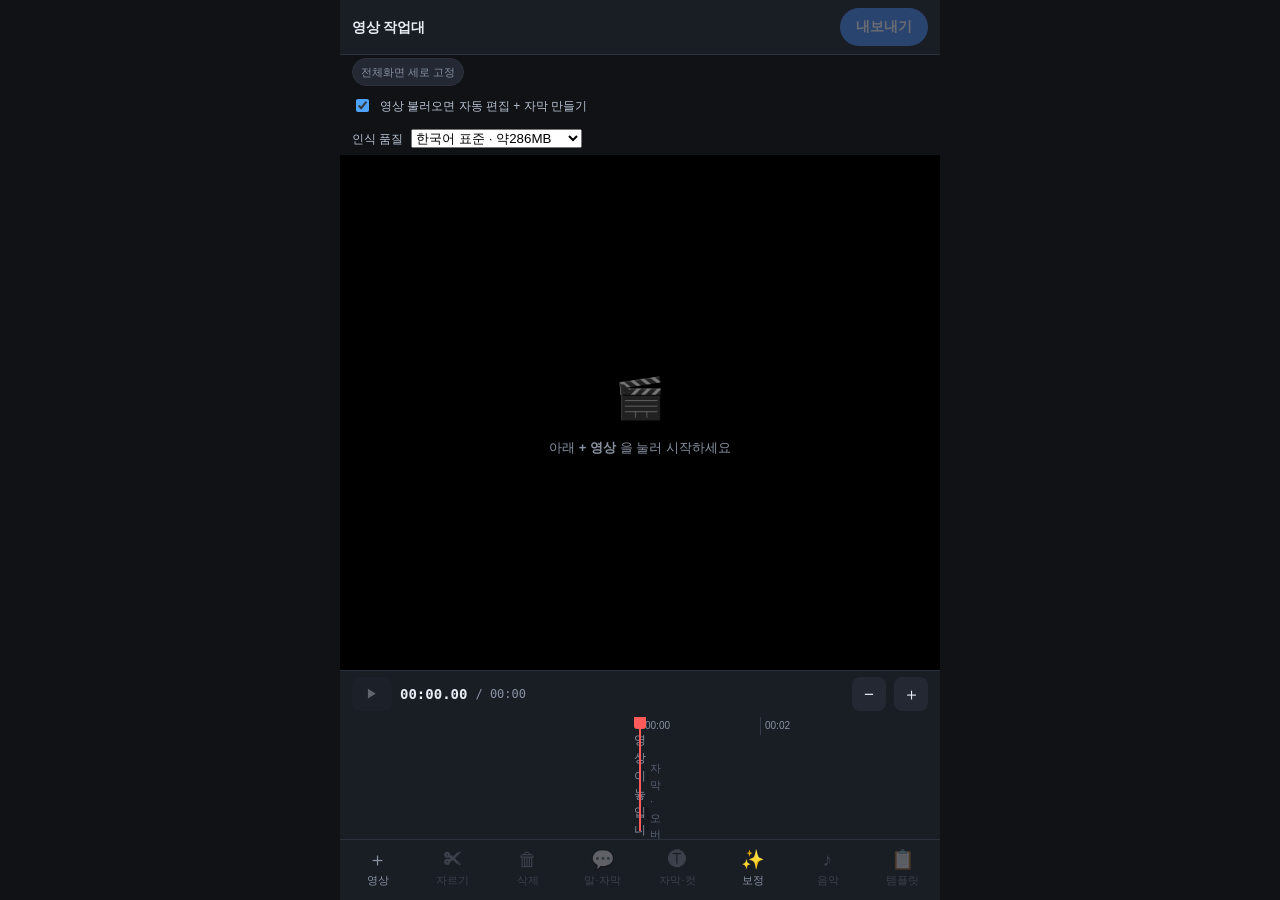
<file: video/index.html>
<!doctype html>
<html lang="ko">
  <head>
    <meta http-equiv="Content-Security-Policy" content="default-src 'self'; script-src 'self' 'wasm-unsafe-eval' blob: https://cdn.jsdelivr.net; style-src 'self' 'unsafe-inline'; img-src 'self' data: blob:; media-src 'self' data: blob:; font-src 'self' data:; worker-src 'self' blob:; child-src 'self' blob:; connect-src 'self' blob: data: https://huggingface.co https://*.huggingface.co https://*.hf.co https://cdn.jsdelivr.net" />
    <meta charset="UTF-8" />
    <!-- viewport-fit=cover + safe-area 로 노치/제스처바를 피합니다 -->
    <meta name="viewport" content="width=device-width, initial-scale=1.0, maximum-scale=1.0, user-scalable=no, viewport-fit=cover" />
    <meta name="theme-color" content="#16181d" />
    <meta name="mobile-web-app-capable" content="yes" />
    <meta name="apple-mobile-web-app-status-bar-style" content="black-translucent" />
    <title>영상 작업대</title>
    <!-- 크롬은 매니페스트를 오래 캐시합니다. id 처럼 앱 정체성에 관련된 값을 바꿨으면
         ?v= 를 올려서 강제로 다시 읽게 해야 합니다. -->
    <link rel="manifest" href="./manifest.webmanifest?v=4" />
    <script type="module" crossorigin src="./assets/index-Cv4HUH-7.js"></script>
    <link rel="stylesheet" crossorigin href="./assets/index-DDDOnGVw.css">
  </head>
  <body>
    <div id="root"></div>
  </body>
</html>
</file>
<file: video/assets/index-DDDOnGVw.css>
:root{--bg:#101216;--bg-2:#191d24;--bg-3:#232833;--line:#2c323d;--fg:#e8ecf3;--dim:#8992a3;--accent:#4c8dff;--accent-2:#2f6fe0;--ok:#3ecf8e;--danger:#ff6b6b;--r:12px;--safe-t:env(safe-area-inset-top,0px);--safe-b:env(safe-area-inset-bottom,0px);--safe-l:env(safe-area-inset-left,0px);--safe-r:env(safe-area-inset-right,0px)}*{box-sizing:border-box;-webkit-tap-highlight-color:transparent}html,body,#root{height:100%;margin:0}body{background:var(--bg);color:var(--fg);overscroll-behavior:none;-webkit-font-smoothing:antialiased;font:14px/1.5 -apple-system,BlinkMacSystemFont,Pretendard,Apple SD Gothic Neo,Noto Sans KR,sans-serif;overflow:hidden}button{font:inherit;color:inherit;cursor:pointer;background:0 0;border:0}.mono{font-variant-numeric:tabular-nums;font-family:ui-monospace,SFMono-Regular,Menlo,monospace}.grow{flex:1}.dim{color:var(--dim)}.app{height:100%;padding:var(--safe-t) var(--safe-r) var(--safe-b) var(--safe-l);flex-direction:column;display:flex}.topbar{border-bottom:1px solid var(--line);background:var(--bg-2);flex-shrink:0;align-items:center;gap:8px;padding:8px 12px;display:flex}.brand{letter-spacing:-.2px;font-weight:700}.primary-btn{background:var(--accent);color:#fff;border-radius:999px;min-height:38px;padding:9px 16px;font-size:13.5px;font-weight:700}.primary-btn:disabled{opacity:.35}.ghost-btn{background:var(--bg-3);border-radius:999px;width:38px;height:38px;font-size:17px}.warn{color:#ffd9a3;background:#3a2a12;border-bottom:1px solid #4a3a22;flex-shrink:0;padding:9px 12px;font-size:12.5px}.warn.soft{color:#a9c4e8;background:#1e2733;border-color:#29354a}.mid{flex-direction:column;flex:1;min-height:0;display:flex}.preview{background:#000;flex-direction:column;flex:1;justify-content:center;align-items:center;gap:8px;min-height:0;padding:10px;display:flex}.scrub{flex-shrink:0;align-items:center;gap:10px;width:100%;max-width:520px;display:flex}.scrub-play{background:var(--bg-3);width:36px;height:36px;color:var(--fg);border-radius:50%;flex-shrink:0;justify-content:center;align-items:center;font-size:13px;line-height:1;display:flex}.scrub-play:active{background:var(--accent)}.scrub-track{cursor:pointer;touch-action:none;flex:1;align-items:center;height:30px;display:flex;position:relative}.scrub-track:before{content:"";background:#414a5a;border-radius:999px;height:4px;position:absolute;left:0;right:0}.scrub-fill{background:var(--accent);border-radius:999px;height:4px;position:absolute;left:0}.scrub-knob{background:#fff;border-radius:50%;width:14px;height:14px;position:absolute;transform:translate(-50%);box-shadow:0 1px 4px #0009}.scrub-time{color:var(--dim);flex-shrink:0;font-size:11px}.stage{border-radius:var(--r);background:#000;justify-content:center;align-items:center;max-width:100%;max-height:100%;display:flex;position:relative;overflow:hidden}.stage-video{object-fit:contain;width:100%;height:100%;display:block}.stage-grade{position:absolute;inset:0}.stage-overlay{touch-action:none;position:absolute;inset:0}.stage-empty{color:var(--dim);text-align:center;padding:24px;font-size:13px}.stage-empty-icon{opacity:.5;margin-bottom:10px;font-size:40px}.tl{background:var(--bg-2);border-top:1px solid var(--line);flex-shrink:0}.ov-inline{background:var(--bg-2);border-top:1px solid var(--line);max-height:46vh;padding:10px 18px calc(14px + var(--safe-b));flex-shrink:0;overflow-y:auto}.tl-bar{align-items:center;gap:8px;padding:6px 12px;display:flex}.tl-time{font-size:14px;font-weight:600}.tl-total{color:var(--dim);font-size:12px}.play-btn{background:var(--bg-3);border-radius:8px;justify-content:center;align-items:center;width:40px;height:34px;font-size:12px;display:inline-flex}.play-btn:disabled{opacity:.35}.chip-btn{background:var(--bg-3);border-radius:8px;width:34px;height:34px;font-size:17px;line-height:1}.tl-viewport{position:relative}.tl-scroll{-webkit-overflow-scrolling:touch;scrollbar-width:none;overscroll-behavior-x:contain;overflow:auto hidden}.tl-scroll::-webkit-scrollbar{display:none}.tl-inner{padding-bottom:8px;position:relative}.tl-ruler{height:18px;position:relative}.tl-tick{color:var(--dim);white-space:nowrap;border-left:1px solid #333b48;padding-left:4px;font-size:10px;line-height:18px;position:absolute;top:0}.tl-track{background:#14171d;height:64px;position:relative}.tl-clip{background-color:#2b3746;background-position:50%;background-size:cover;border:1.5px solid #3d4d61;border-radius:7px;padding:0;display:block;position:absolute;top:4px;bottom:4px;overflow:hidden}.tl-clip.on{border-color:var(--accent);box-shadow:0 0 0 2px #4c8dff59}.tl-clip-shade{background:linear-gradient(#0a0e1426,#0a0e14bf);position:absolute;inset:0}.tl-clip-dur{color:#dfe6f2;text-shadow:0 1px 3px #000000e6;font-family:ui-monospace,Menlo,monospace;font-size:10px;position:absolute;bottom:4px;left:6px}.tl-xfade{border-left:2px solid var(--accent);background:linear-gradient(90deg,#4c8dff80,#0000);position:absolute;top:0;bottom:0;left:0}.tl-empty{color:var(--dim);justify-content:center;align-items:center;font-size:12px;display:flex;position:absolute;inset:0}.tl-ghost{color:#566072;background:repeating-linear-gradient(45deg,#14171d,#14171d 7px,#171b22 7px 14px);border-radius:6px;align-items:center;height:26px;margin-top:6px;padding-left:10px;font-size:11px;display:flex}.tl-head{pointer-events:none;z-index:3;background:#ff5a5a;width:2px;margin-left:-1px;position:absolute;top:0;bottom:8px;left:50%}.tl-head:before{content:"";background:#ff5a5a;border-radius:0 0 3px 3px;width:12px;height:12px;position:absolute;top:0;left:-5px}.toolbar{border-top:1px solid var(--line);background:var(--bg-2);flex-shrink:0;display:flex}.tool{color:var(--dim);flex-direction:column;flex:1;justify-content:center;align-items:center;gap:3px;min-height:60px;padding:9px 4px 11px;font-size:11px;display:flex}.tool-ico{font-size:19px;line-height:1}.tool:disabled{opacity:.3}.tool.armed{color:var(--accent)}.tool.on{background:var(--bg-3);color:var(--accent)}.tool:active:not(:disabled){background:var(--bg-3)}.sheet-wrap{z-index:50;background:#0000008c;align-items:flex-end;display:flex;position:fixed;inset:0}.sheet{background:var(--bg-2);width:100%;padding:10px 18px calc(20px + var(--safe-b));border-radius:18px 18px 0 0;max-height:80vh;overflow-y:auto}.sheet-grip{background:#3d4553;border-radius:999px;width:36px;height:4px;margin:4px auto 12px}.sheet h3{color:var(--dim);margin:14px 0 9px;font-size:13px;font-weight:600}.sheet h3:first-of-type{margin-top:4px}.chips{flex-wrap:wrap;gap:7px;display:flex}.chip{background:var(--bg-3);border:1px solid var(--line);border-radius:999px;min-height:40px;padding:9px 16px;font-size:13px}.chip.on{background:var(--accent);border-color:var(--accent-2);color:#fff;font-weight:700}.ov-swatch{cursor:pointer;border:2px solid #0000;border-radius:50%;width:34px;height:34px;padding:0}.ov-swatch.on{border-color:var(--accent);box-shadow:0 0 0 2px var(--bg-2)}.ov-swatch-custom{border:2px solid var(--line);background:var(--bg-3);cursor:pointer;border-radius:10px;width:34px;height:34px;padding:2px}.row-toggle{background:var(--bg-3);border-radius:10px;justify-content:space-between;align-items:center;width:100%;padding:13px 15px;font-size:14px;display:flex}.switch{background:#414a5a;border-radius:999px;width:42px;height:25px;transition:background .15s;position:relative}.switch:after{content:"";background:#fff;border-radius:50%;width:19px;height:19px;transition:transform .15s;position:absolute;top:3px;left:3px}.row-toggle.on .switch{background:var(--accent)}.row-toggle.on .switch:after{transform:translate(17px)}.hint{color:var(--dim);margin:8px 2px 0;font-size:12px;line-height:1.6}.sheet-tall{flex-direction:column;max-height:88vh;display:flex}.tr-head{align-items:center;gap:8px;margin:4px 0 2px;display:flex}.tr-body{-webkit-overflow-scrolling:touch;flex:1;margin:10px -4px 0;padding:0 4px;overflow-y:auto}.tr-line{border-top:1px solid var(--line);gap:8px;padding:7px 0;display:flex}.tr-line:first-child{border-top:0}.tr-time{color:var(--dim);background:var(--bg-3);border-radius:6px;flex-shrink:0;align-self:flex-start;min-height:26px;padding:3px 6px;font-size:11px}.tr-time:disabled{opacity:.35;cursor:not-allowed}.tr-words{flex-wrap:wrap;align-items:center;gap:4px;display:flex}.tr-word{background:var(--bg-3);border:1px solid #0000;border-radius:7px;padding:6px 8px;font-size:14.5px;line-height:1.25}.tr-word.filler{color:#ffb27a}.tr-word.picked{border-color:var(--danger);color:#ffc4c4;background:#4a2230;text-decoration:line-through}.tr-word.deleted{border-color:var(--line);color:var(--dim);opacity:.6;background:0 0;text-decoration:line-through}.tr-pick-line{color:var(--dim);background:0 0;border-radius:7px;padding:4px 8px;font-size:13px}.ov-list{max-height:30vh;margin-top:10px;overflow-y:auto}.ov-row{background:var(--bg-3);text-align:left;border:1px solid #0000;border-radius:9px;align-items:center;gap:8px;width:100%;margin-bottom:5px;padding:10px;display:flex}.ov-row.on{border-color:var(--accent);background:#1d2a3a}.ov-kind{background:var(--bg-2);color:var(--dim);border-radius:999px;flex-shrink:0;padding:2px 7px;font-size:11px}.ov-label{text-overflow:ellipsis;white-space:nowrap;flex:1;min-width:0;font-size:13.5px;overflow:hidden}.ov-edit{border-top:1px solid var(--line);margin-top:12px;padding-top:4px}.review-guide{color:var(--text);line-height:1.5}.review-cut{border:1px solid var(--line);border-radius:12px;margin:12px 0;padding:10px}.review-cut summary{cursor:pointer;padding:6px 0}.review-boundary{flex-wrap:wrap;align-items:center;gap:6px;margin:8px 0;display:flex}.review-boundary span{font-variant-numeric:tabular-nums;flex:1;min-width:90px}.ov-text{background:var(--bg-3);width:100%;color:var(--fg);border:1px solid var(--line);resize:vertical;border-radius:10px;padding:11px;font-family:inherit;font-size:15px}.ov-slider{align-items:center;gap:10px;margin-top:12px;font-size:13px;display:flex}.ov-slider>span:first-child{width:68px;color:var(--dim);flex-shrink:0}.ov-slider input{flex:1}.ov-timebar{touch-action:none;cursor:pointer;width:100%;height:44px;margin-top:8px;position:relative}.ov-timebar-track{background:var(--bg-3);border-radius:999px;height:6px;position:absolute;top:50%;left:0;right:0;transform:translateY(-50%)}.ov-timebar-range{background:var(--accent);opacity:.85;cursor:grab;border-radius:8px;min-width:18px;position:absolute;top:6px;bottom:6px}.ov-handle{border:2px solid var(--accent);cursor:ew-resize;background:#fff;border-radius:6px;width:20px;position:absolute;top:-6px;bottom:-6px}.ov-handle.left{left:-10px}.ov-handle.right{right:-10px}.ov-timebar-playhead{pointer-events:none;background:#ff5a5a;width:2px;position:absolute;top:-4px;bottom:-4px}.ov-timebar-playhead:before{content:"";background:#ff5a5a;border-radius:50%;width:8px;height:8px;position:absolute;top:-4px;left:50%;transform:translate(-50%)}.wide-btn.danger{color:#ffc4c4;background:#4a2230}.tr-actions{gap:8px;margin-top:10px;display:flex}.tr-actions .wide-btn{margin-top:0;padding:12px 8px;font-size:13px}.wide-btn.primary{background:var(--accent);color:#fff}.asr-banner{left:12px;right:12px;bottom:calc(76px + var(--safe-b));z-index:55;color:var(--fg);text-align:left;background:#22303f;border-radius:12px;padding:11px 14px;font-size:12.5px;position:fixed;box-shadow:0 8px 24px #00000080}.asr-bar{background:#16202b;border-radius:999px;height:4px;margin-bottom:7px;display:block;overflow:hidden}.asr-bar>span{background:var(--accent);height:100%;transition:width .3s;display:block}.wide-btn{background:var(--bg-3);border-radius:12px;width:100%;margin-top:18px;padding:14px;font-size:14.5px;font-weight:600}.wide-btn:disabled{opacity:.4}.bar{background:var(--bg-3);border-radius:999px;height:8px;margin-top:6px;overflow:hidden}.bar-fill{background:var(--accent);height:100%;transition:width .2s}.err{border:1px solid var(--line);color:#ffb4b4;white-space:pre-wrap;background:#14171d;border-radius:8px;max-height:200px;margin:6px 0 0;padding:10px;font-size:11px;overflow:auto}.toast{left:50%;bottom:calc(84px + var(--safe-b));z-index:60;color:var(--fg);text-align:center;pointer-events:none;background:#2b3240;border-radius:999px;max-width:88vw;padding:11px 18px;font-size:13px;position:fixed;transform:translate(-50%);box-shadow:0 8px 24px #00000080}.auto-import{color:#b7c1d1;flex-shrink:0;align-items:center;gap:8px;padding:7px 12px;font-size:12px;display:flex}.auto-import input{accent-color:#4da3ff}.app{max-width:600px;height:var(--editor-height,100dvh);margin-inline:auto}.portrait-control{color:var(--dim);flex-wrap:wrap;flex-shrink:0;align-items:center;gap:8px;padding:3px 12px;font-size:11px;display:flex}.portrait-control .chip{min-height:28px;padding:3px 8px;font-size:11px}.back-prompt{z-index:200}.app:has(.ov-text:focus) .auto-import{display:none}.app:has(.ov-text:focus) .portrait-control{display:none}.app:has(.ov-text:focus) .preview{flex:0 130px;min-height:70px}.app:has(.ov-text:focus) .ov-inline{flex:1;min-height:0;max-height:none}.ov-sub{flex-direction:column;display:flex}.ov-sub .ov-edit{flex-shrink:0}.ov-sub textarea{scroll-margin:8px;font-size:16px}@media (max-height:560px){.preview{min-height:100px}.topbar{padding-block:4px}}
</file>
